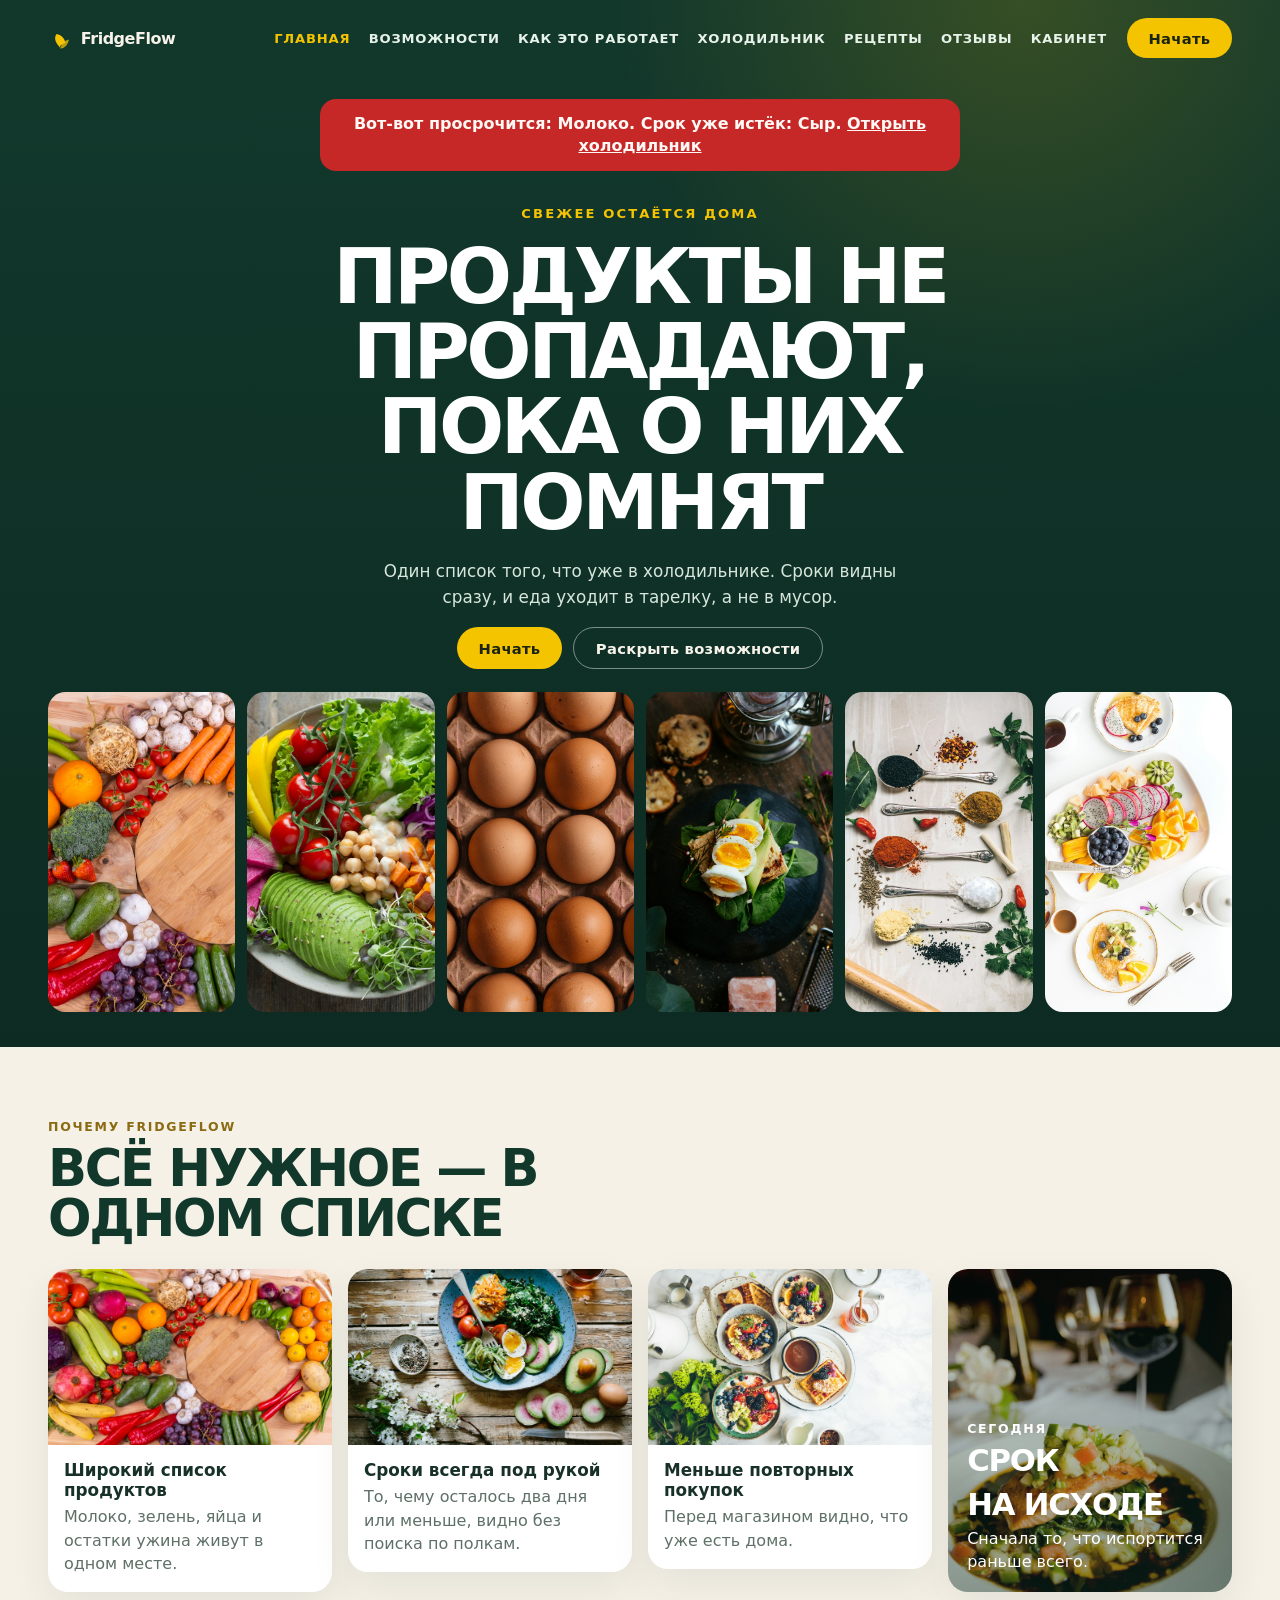
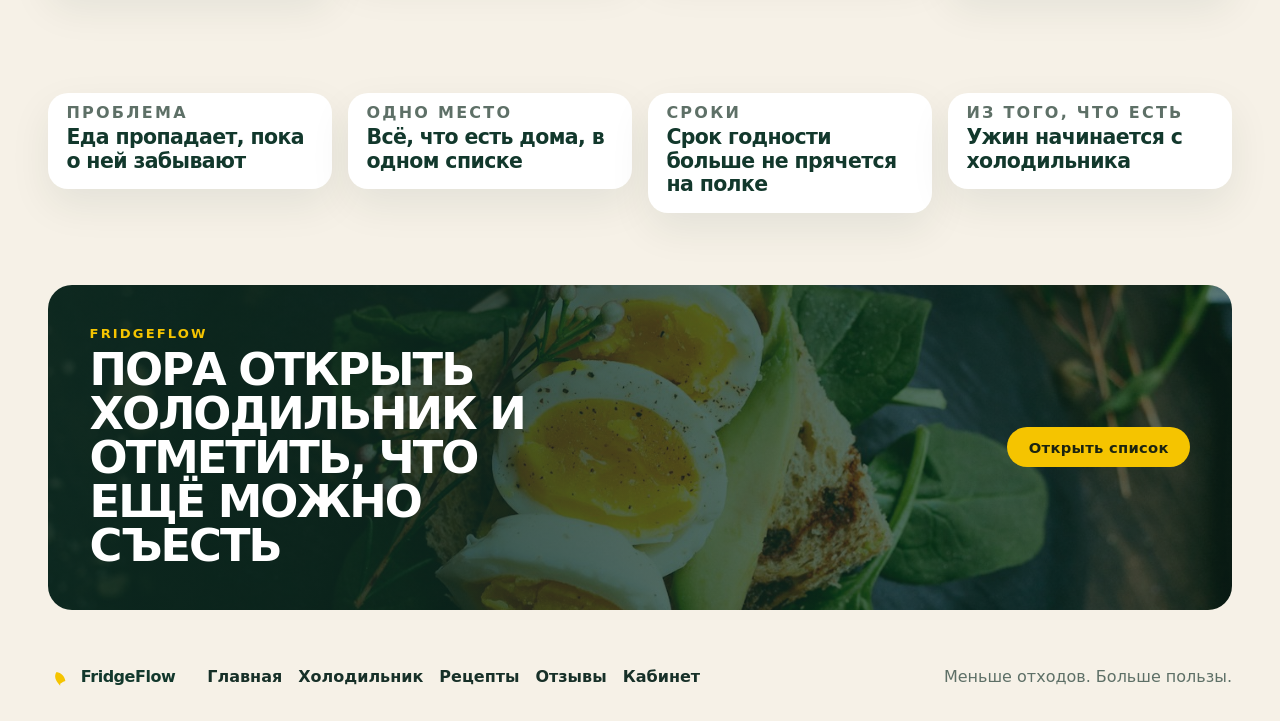
<file: index.html>
<!DOCTYPE html>
<html lang="ru">
  <head>
    <meta charset="UTF-8" />
    <meta name="viewport" content="width=device-width, initial-scale=1" />
    <title>FridgeFlow</title>
    <link rel="stylesheet" href="styles.css" />
  </head>
  <body>
    <header class="topbar">
      <a class="brand" href="index.html">
        <svg viewBox="0 0 24 24" aria-hidden="true">
          <path
            fill="currentColor"
            d="M11.8 21c-4.6-5.1-6.4-9.1-3.5-13.3C12.8 8.4 16.2 12 16.8 16.4c-.9.2-1.9.6-2.8 1.2-.6.5-1.4.9-2.2 1.4Z"
          />
          <path
            fill="currentColor"
            opacity="0.72"
            d="M12.1 20.7c1.3-3.9 4-6.7 8.2-7.7-.9 4.7-3.6 8.2-8.2 9v-1.3Z"
          />
        </svg>
        <span>FridgeFlow</span>
      </a>
      <nav class="top-nav" aria-label="Разделы">
        <a href="index.html" aria-current="page">Главная</a>
        <a href="#why">Возможности</a>
        <a href="#chapters">Как это работает</a>
        <a href="dashboard.html">Холодильник</a>
        <a href="recipes.html">Рецепты</a>
        <a href="reviews.html">Отзывы</a>
        <a href="cabinet.html">Кабинет</a>
      </nav>
      <a class="pill" href="dashboard.html">Начать</a>
    </header>

    <main class="hero">
      <div id="expiry-notice" class="expiry-notice" hidden></div>
      <div class="hero-content">
        <p class="logo reveal">Свежее остаётся дома</p>
        <h1 class="reveal">Продукты не пропадают, пока о них помнят</h1>
        <p class="lead reveal">
          Один список того, что уже в холодильнике. Сроки видны сразу, и еда
          уходит в тарелку, а не в мусор.
        </p>
        <div class="hero-actions reveal">
          <a class="cta" href="dashboard.html">Начать</a>
          <button class="cta cta-secondary" id="open-chapters" type="button" aria-expanded="false">
            Раскрыть возможности
          </button>
        </div>
      </div>
      <div class="mosaic" aria-hidden="true">
        <img src="images/vegetables.jpg" alt="" />
        <img src="images/greens.jpg" alt="" />
        <img src="images/eggs.jpg" alt="" />
        <img src="images/meal.jpg" alt="" />
        <img src="images/board.jpg" alt="" />
        <img src="images/roast.jpg" alt="" />
      </div>
    </main>

    <section class="why" id="why">
      <p class="kicker">Почему FridgeFlow</p>
      <h2>Всё нужное — в одном списке</h2>
      <div class="why-grid">
        <article class="why-card">
          <img src="images/vegetables.jpg" alt="Овощи и фрукты на столе" />
          <h3>Широкий список продуктов</h3>
          <p>Молоко, зелень, яйца и остатки ужина живут в одном месте.</p>
        </article>
        <article class="why-card">
          <img src="images/prep.jpg" alt="Подготовка продуктов на кухне" />
          <h3>Сроки всегда под рукой</h3>
          <p>То, чему осталось два дня или меньше, видно без поиска по полкам.</p>
        </article>
        <article class="why-card">
          <img src="images/pantry.jpg" alt="Запас продуктов на полке" />
          <h3>Меньше повторных покупок</h3>
          <p>Перед магазином видно, что уже есть дома.</p>
        </article>
        <article class="why-card why-card-accent">
          <p class="sale-kicker">Сегодня</p>
          <p class="sale-title">Срок<br />на исходе</p>
          <p>Сначала то, что испортится раньше всего.</p>
        </article>
      </div>
    </section>

    <div class="chapters" id="chapters">
      <section class="chapter" tabindex="0" aria-labelledby="problem-title">
        <p class="kicker">Проблема</p>
        <h2 id="problem-title">Еда пропадает, пока о ней забывают</h2>
        <div class="chapter-extra">
          <div class="chapter-extra-inner">
            <figure class="chapter-photo">
              <img
                src="images/vegetables.jpg"
                alt="Овощи и фрукты, разложенные на деревянной доске"
              />
            </figure>
            <p>
              Продукты покупают с запасом, а потом теряют из виду. Без срока
              годности под рукой зелень, молоко и вчерашний ужин оказываются
              в мусоре.
            </p>
          </div>
        </div>
      </section>

      <section class="chapter" tabindex="0" aria-labelledby="place-title">
        <p class="kicker">Одно место</p>
        <h2 id="place-title">Всё, что есть дома, в одном списке</h2>
        <div class="chapter-extra">
          <div class="chapter-extra-inner">
            <figure class="chapter-photo">
              <img
                src="images/greens.jpg"
                alt="Овощи, авокадо и нут в миске на деревянном столе"
              />
            </figure>
            <p>
              FridgeFlow собирает продукты в одном месте. Видно, что уже есть
              и сколько осталось, поэтому одно и то же не покупается снова.
            </p>
            <p class="pantry">Молоко, яйца, шпинат, йогурт</p>
          </div>
        </div>
      </section>

      <section class="chapter" tabindex="0" aria-labelledby="expiry-title">
        <p class="kicker">Сроки</p>
        <h2 id="expiry-title">Срок годности больше не прячется на полке</h2>
        <div class="chapter-extra">
          <div class="chapter-extra-inner">
            <figure class="chapter-photo">
              <img src="images/eggs.jpg" alt="Яйца в картонном лотке крупным планом" />
            </figure>
            <p>
              То, что испортится раньше, видно сразу. Сначала зелень и
              молочное, потом всё, у чего ещё есть время.
            </p>
            <ul class="notes">
              <li><span>Зелень</span><span class="soon">два дня</span></li>
              <li><span>Йогурт</span><span>до пятницы</span></li>
              <li><span>Молоко</span><span>на неделе</span></li>
            </ul>
          </div>
        </div>
      </section>

      <section class="chapter" tabindex="0" aria-labelledby="cook-title">
        <p class="kicker">Из того, что есть</p>
        <h2 id="cook-title">Ужин начинается с холодильника</h2>
        <div class="chapter-extra">
          <div class="chapter-extra-inner">
            <figure class="chapter-photo">
              <img
                src="images/meal.jpg"
                alt="Тост со шпинатом, яйцом и авокадо"
              />
            </figure>
            <p>
              Рецепт собирается из продуктов, которые уже дома. Они уходят
              в тарелку, пока срок годности ещё не вышел.
            </p>
            <p class="example">Омлет, шпинат и то, что осталось со вчера</p>
          </div>
        </div>
      </section>
    </div>

    <section class="ready">
      <div>
        <p class="logo">FridgeFlow</p>
        <h2>Пора открыть холодильник и отметить, что ещё можно съесть</h2>
      </div>
      <a class="cta" href="dashboard.html">Открыть список</a>
    </section>

    <footer class="site-foot">
      <a class="brand" href="index.html">
        <svg viewBox="0 0 24 24" aria-hidden="true">
          <path
            fill="currentColor"
            d="M11.8 21c-4.6-5.1-6.4-9.1-3.5-13.3C12.8 8.4 16.2 12 16.8 16.4c-.9.2-1.9.6-2.8 1.2-.6.5-1.4.9-2.2 1.4Z"
          />
        </svg>
        <span>FridgeFlow</span>
      </a>
      <nav aria-label="Подвал">
        <a href="index.html">Главная</a>
        <a href="dashboard.html">Холодильник</a>
        <a href="recipes.html">Рецепты</a>
        <a href="reviews.html">Отзывы</a>
        <a href="cabinet.html">Кабинет</a>
      </nav>
      <p>Меньше отходов. Больше пользы.</p>
    </footer>

    <script src="core.js"></script>
    <script src="script.js"></script>
  </body>
</html>
</file>
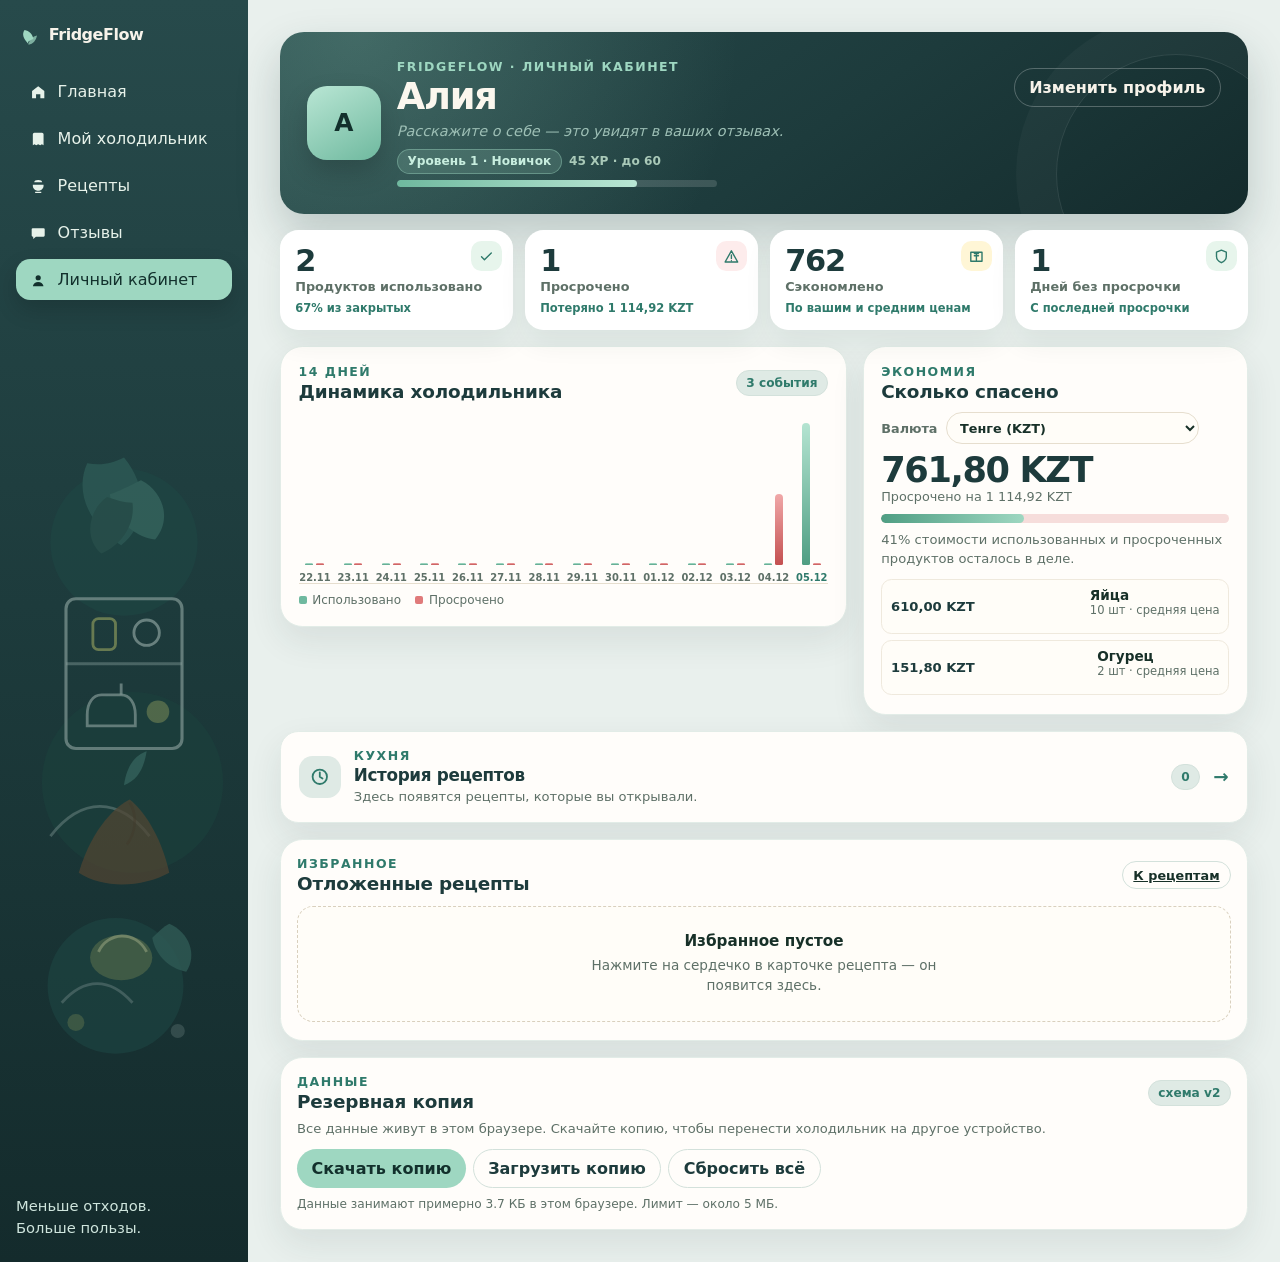
<file: cabinet.html>
<!DOCTYPE html>
<html lang="ru">
  <head>
    <meta charset="UTF-8" />
    <meta name="viewport" content="width=device-width, initial-scale=1" />
    <title>Личный кабинет — FridgeFlow</title>
    <link rel="stylesheet" href="styles.css" />
    <link rel="stylesheet" href="dashboard.css" />
    <link rel="stylesheet" href="pages.css" />
  </head>
  <body class="page-cabinet">
    <div class="app">
      <aside class="sidebar">
        <a class="brand" href="index.html">
          <svg viewBox="0 0 24 24" aria-hidden="true">
            <path
              fill="currentColor"
              d="M11.8 21c-4.6-5.1-6.4-9.1-3.5-13.3C12.8 8.4 16.2 12 16.8 16.4c-.9.2-1.9.6-2.8 1.2-.6.5-1.4.9-2.2 1.4Z"
            />
            <path
              fill="currentColor"
              opacity="0.72"
              d="M12.1 20.7c1.3-3.9 4-6.7 8.2-7.7-.9 4.7-3.6 8.2-8.2 9v-1.3Z"
            />
          </svg>
          <span>FridgeFlow</span>
        </a>
        <nav class="side-nav" aria-label="Разделы">
          <a href="index.html">
            <svg viewBox="0 0 24 24" aria-hidden="true">
              <path fill="currentColor" d="M12 4.2 4 10.4V20h5.2v-5.2h5.6V20H20v-9.6L12 4.2Z" />
            </svg>
            Главная
          </a>
          <a href="dashboard.html">
            <svg viewBox="0 0 24 24" aria-hidden="true">
              <path
                fill="currentColor"
                d="M7 3.5h10a2 2 0 0 1 2 2V20l-2.2-1.4L14.6 20l-2.6-1.4L9.4 20l-2.2-1.4L5 20V5.5a2 2 0 0 1 2-2Zm1.2 5h7.6v1.6H8.2V8.5Zm0 3.4h7.6v1.6H8.2v-1.6Z"
              />
            </svg>
            Мой холодильник
          </a>
          <a href="recipes.html">
            <svg viewBox="0 0 24 24" aria-hidden="true">
              <path
                fill="currentColor"
                d="M5 10.2h14v1.1c0 3.6-3.1 6.5-7 6.5s-7-2.9-7-6.5v-1.1Zm1.8-3.4h10.4c-.3-1.7-1.8-2.8-5.2-2.8s-4.9 1.1-5.2 2.8ZM8 19.4h8v1.4H8v-1.4Z"
              />
            </svg>
            Рецепты
          </a>
          <a href="reviews.html">
            <svg viewBox="0 0 24 24" aria-hidden="true">
              <path fill="currentColor" d="M5 5.5h14a1.5 1.5 0 0 1 1.5 1.5v8a1.5 1.5 0 0 1-1.5 1.5H9l-3.5 3v-3H5A1.5 1.5 0 0 1 3.5 15V7A1.5 1.5 0 0 1 5 5.5Z" />
            </svg>
            Отзывы
          </a>
          <a href="cabinet.html" aria-current="page">
            <svg viewBox="0 0 24 24" aria-hidden="true">
              <path
                fill="currentColor"
                d="M12 12.2a3.4 3.4 0 1 0 0-6.8 3.4 3.4 0 0 0 0 6.8ZM5.2 19.2c.7-3 3.4-4.8 6.8-4.8s6.1 1.8 6.8 4.8v.8H5.2v-.8Z"
              />
            </svg>
            Личный кабинет
          </a>
        </nav>
        <p class="sidebar-note">Меньше отходов.<br />Больше пользы.</p>
      </aside>

      <main class="dashboard page-shell">
        <header class="profile-hero">
          <span class="avatar-xl" id="account-initials" aria-hidden="true">А</span>
          <div class="profile-id">
            <p class="eyebrow">FridgeFlow · личный кабинет</p>
            <h1 id="account-name">Алия</h1>
            <p class="profile-about" id="account-about">Расскажите о себе — это увидят в ваших отзывах.</p>
            <div class="profile-level">
              <span class="level-chip" id="level-chip">Уровень 1 · Новичок</span>
              <span class="level-xp" id="level-xp">0 XP</span>
            </div>
            <div class="xp-track" aria-hidden="true"><span class="xp-fill" id="xp-fill"></span></div>
          </div>
          <button class="action action-quiet profile-edit" id="account-open" type="button">Изменить профиль</button>
        </header>

        <div class="drawer" id="account-drawer" hidden>
          <div class="drawer-inner">
            <form id="account-form" class="drawer-form" novalidate>
              <label class="field">
                Имя
                <input name="name" type="text" maxlength="40" autocomplete="name" />
              </label>
              <label class="field">
                О себе
                <textarea name="about" maxlength="180" placeholder="Коротко: что готовите, за чем следите"></textarea>
              </label>
              <p class="form-meta">
                <span>До 15 слов. Видно в отзывах.</span>
                <strong id="about-count">0 / 180</strong>
              </p>
              <div class="drawer-foot">
                <button class="action" type="submit">Сохранить</button>
                <button class="action action-quiet" id="account-cancel" type="button">Отмена</button>
              </div>
            </form>
          </div>
        </div>

        <div class="stat-tiles">
          <article class="stat-tile">
            <span class="stat-icon tone-green" aria-hidden="true">
              <svg viewBox="0 0 24 24"><path fill="none" stroke="currentColor" stroke-width="2" stroke-linecap="round" stroke-linejoin="round" d="m5 12.5 4.2 4.2L19 7" /></svg>
            </span>
            <strong id="stat-used">0</strong>
            <span>Продуктов использовано</span>
            <small id="stat-rate">0% из закрытых</small>
          </article>
          <article class="stat-tile">
            <span class="stat-icon tone-red" aria-hidden="true">
              <svg viewBox="0 0 24 24"><path fill="none" stroke="currentColor" stroke-width="2" stroke-linecap="round" stroke-linejoin="round" d="M12 4 3 20h18L12 4Zm0 6v5m0 3v.01" /></svg>
            </span>
            <strong id="stat-expired">0</strong>
            <span>Просрочено</span>
            <small id="stat-lost">Потерь нет</small>
          </article>
          <article class="stat-tile">
            <span class="stat-icon tone-sun" aria-hidden="true">
              <svg viewBox="0 0 24 24"><path fill="none" stroke="currentColor" stroke-width="2" stroke-linecap="round" stroke-linejoin="round" d="M9 8h6M9 11h6M12 8v9M4 6h16v13H4z" /></svg>
            </span>
            <strong id="stat-saved">0</strong>
            <span>Сэкономлено</span>
            <small>По вашим и средним ценам</small>
          </article>
          <article class="stat-tile">
            <span class="stat-icon tone-green" aria-hidden="true">
              <svg viewBox="0 0 24 24"><path fill="none" stroke="currentColor" stroke-width="2" stroke-linecap="round" stroke-linejoin="round" d="M12 3l7 3v6c0 4-3 7-7 9-4-2-7-5-7-9V6l7-3Z" /></svg>
            </span>
            <strong id="stat-clean">0</strong>
            <span>Дней без просрочки</span>
            <small id="stat-clean-note">С последней потери</small>
          </article>
        </div>

        <div class="cabinet-grid">
          <section class="panel" aria-labelledby="chart-title">
            <div class="panel-head">
              <div class="panel-title-group">
                <p class="eyebrow">14 дней</p>
                <h2 id="chart-title">Динамика холодильника</h2>
              </div>
              <span class="badge-soft" id="chart-total">0 событий</span>
            </div>
            <div class="chart" id="day-chart" role="img" aria-label="Использованные и просроченные продукты за 14 дней"></div>
            <div class="chart-legend">
              <span>Использовано</span>
              <span class="legend-expired">Просрочено</span>
            </div>
          </section>

          <section class="panel" aria-labelledby="savings-title">
            <div class="panel-head">
              <div class="panel-title-group">
                <p class="eyebrow">Экономия</p>
                <h2 id="savings-title">Сколько спасено</h2>
              </div>
              <div class="currency-row">
                <label for="currency">Валюта</label>
                <select class="select-soft" id="currency"></select>
              </div>
            </div>
            <p class="money-big" id="saved-amount">0</p>
            <p class="money-sub" id="saved-lost">Просрочено: —</p>
            <div class="meter-track" id="scale-track" role="progressbar" aria-valuemin="0" aria-valuenow="0" aria-valuemax="0">
              <span class="meter-fill" id="scale-fill"></span>
            </div>
            <p class="panel-note" id="scale-note">Отметьте продукты как использованные, чтобы увидеть сумму.</p>
            <ul class="saved-list" id="saved-list"></ul>
          </section>
        </div>

        <section class="history-card" id="history-card" tabindex="0" aria-labelledby="history-title">
          <div class="history-card-head">
            <span class="history-card-icon" aria-hidden="true">
              <svg viewBox="0 0 24 24">
                <path fill="none" stroke="currentColor" stroke-width="2" stroke-linecap="round" stroke-linejoin="round" d="M12 7v5l3 2M4 12a8 8 0 1 0 16 0 8 8 0 0 0-16 0Z" />
              </svg>
            </span>
            <div class="history-card-copy">
              <p class="eyebrow">Кухня</p>
              <h2 id="history-title">История рецептов</h2>
              <p class="history-card-summary" id="history-summary">Здесь появятся рецепты, которые вы открывали.</p>
            </div>
            <span class="badge-soft" id="history-count">0</span>
            <span class="history-card-arrow" aria-hidden="true">→</span>
          </div>
          <div class="history-card-extra">
            <div class="history-card-extra-inner">
              <ul class="history-preview" id="history-preview"></ul>
              <a class="action" id="history-open" href="history.html">Показать историю рецептов</a>
            </div>
          </div>
        </section>

        <section class="panel" aria-labelledby="fav-title">
          <div class="panel-head">
            <div class="panel-title-group">
              <p class="eyebrow">Избранное</p>
              <h2 id="fav-title">Отложенные рецепты</h2>
            </div>
            <a class="chip-btn" href="recipes.html">К рецептам</a>
          </div>
          <div class="history-list" id="cabinet-favorites"></div>
        </section>

        <section class="panel" aria-labelledby="backup-title">
          <div class="panel-head">
            <div class="panel-title-group">
              <p class="eyebrow">Данные</p>
              <h2 id="backup-title">Резервная копия</h2>
            </div>
            <span class="badge-soft" id="schema-badge">схема v1</span>
          </div>
          <p class="panel-note">
            Все данные живут в этом браузере. Скачайте копию, чтобы перенести холодильник на другое устройство.
          </p>
          <div class="backup-actions">
            <button class="action" id="backup-export" type="button">Скачать копию</button>
            <label class="action action-quiet file-btn">
              Загрузить копию
              <input type="file" id="backup-import" accept="application/json,.json" />
            </label>
            <button class="action action-quiet backup-reset" id="backup-reset" type="button">Сбросить всё</button>
          </div>
          <p class="usage-note" id="backup-usage"></p>
        </section>
      </main>
    </div>
    <script src="core.js"></script>
    <script src="prices.js"></script>
    <script src="ui.js"></script>
    <script src="mealdb.js"></script>
    <script src="translate.js"></script>
    <script src="cabinet.js"></script>
  </body>
</html>
</file>
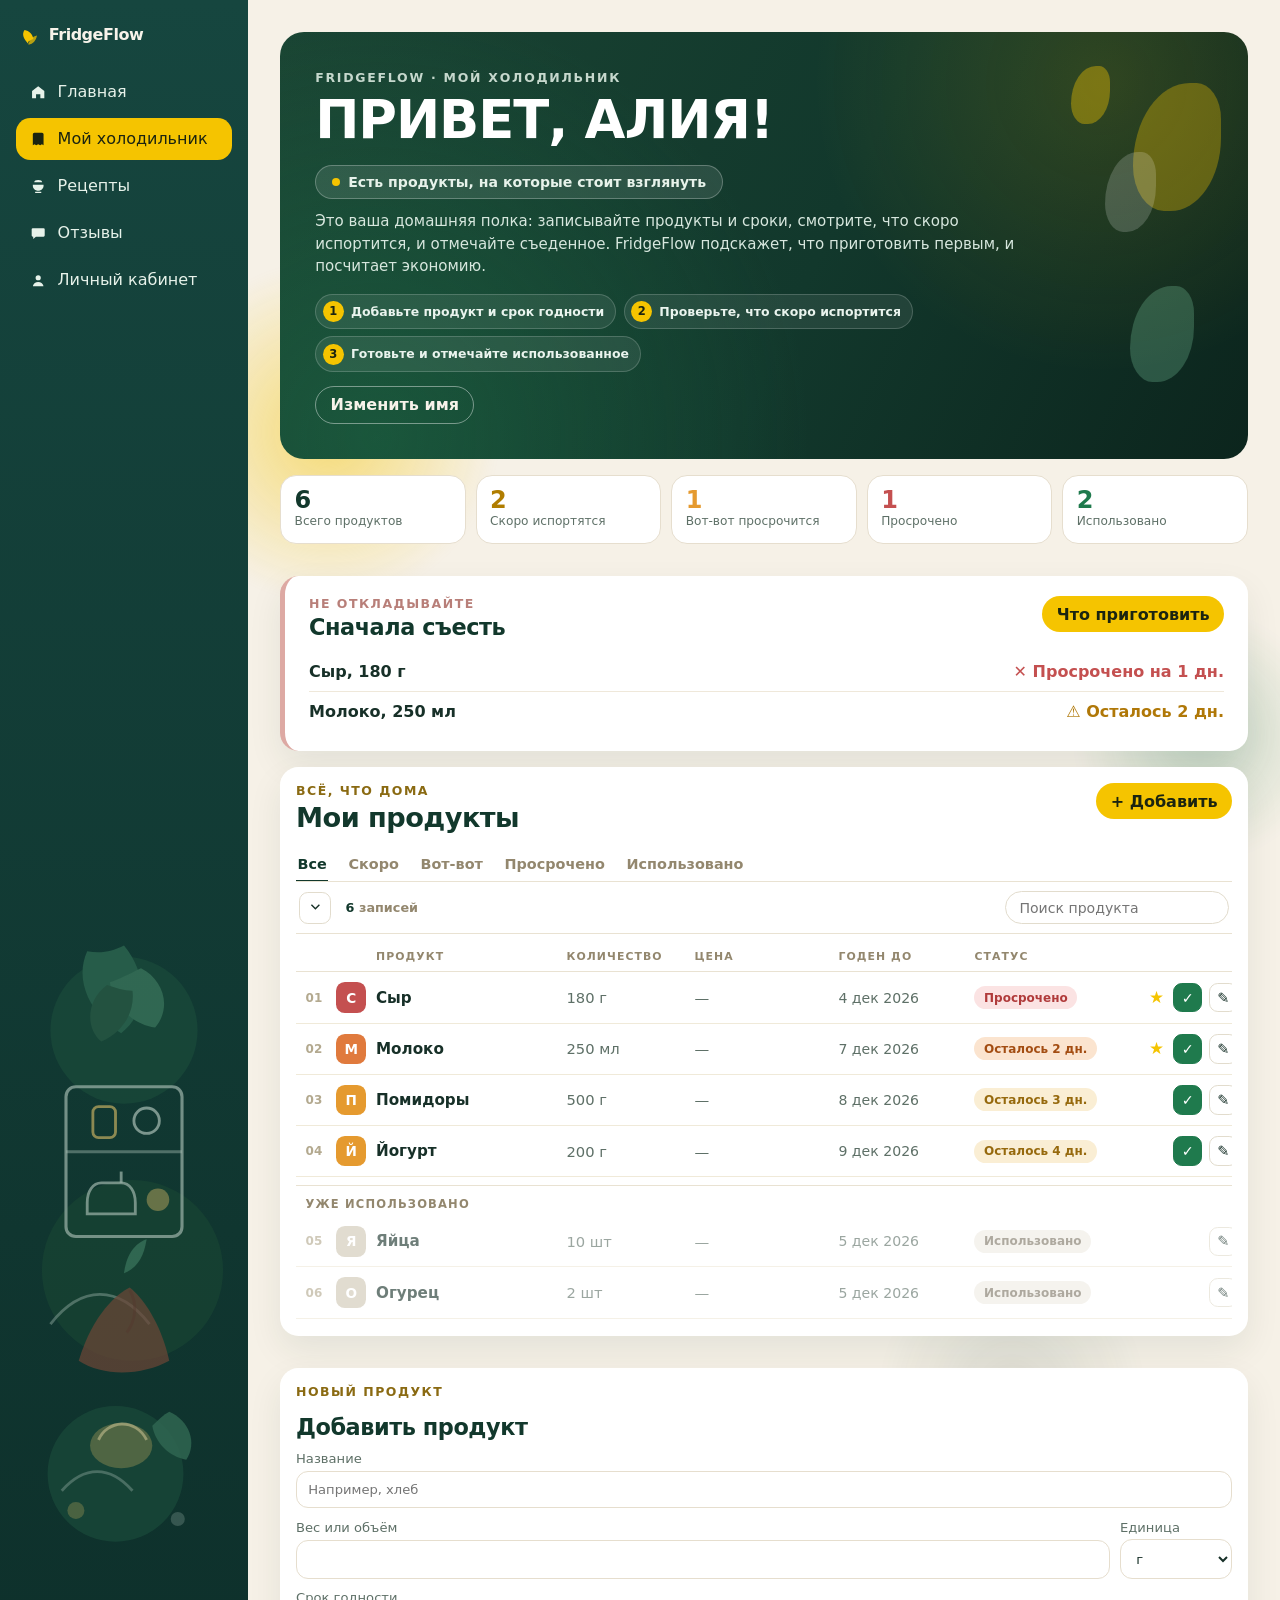
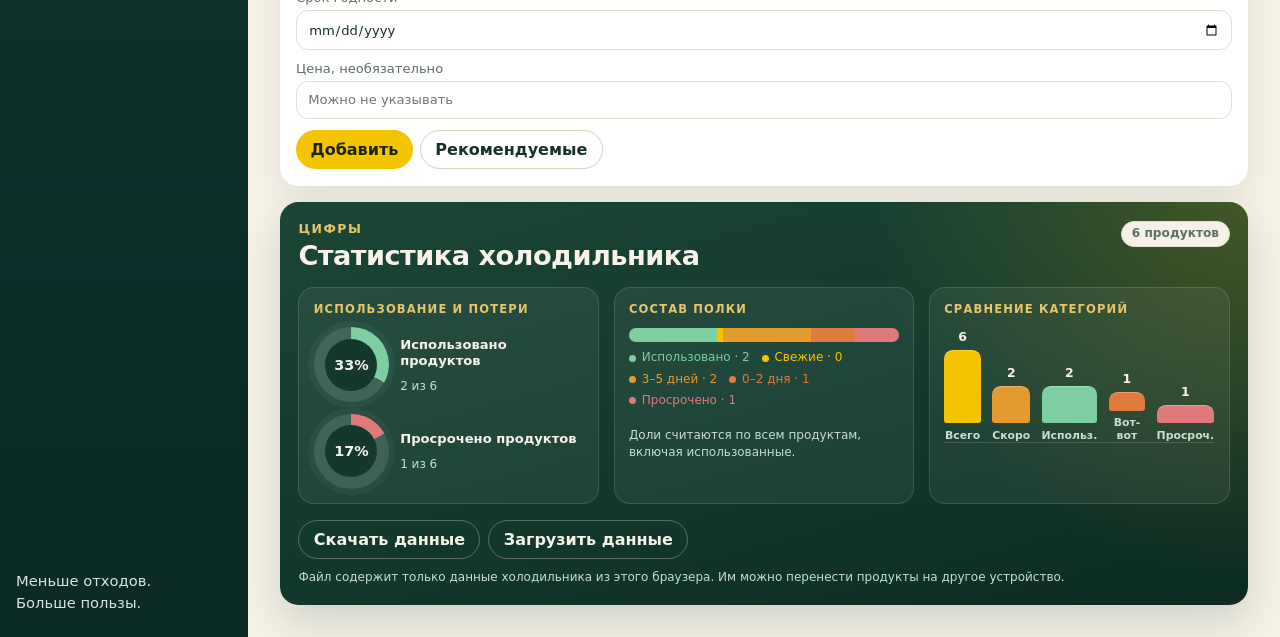
<file: dashboard.html>
<!DOCTYPE html>
<html lang="ru">
  <head>
    <meta charset="UTF-8" />
    <meta name="viewport" content="width=device-width, initial-scale=1" />
    <title>Мой холодильник — FridgeFlow</title>
    <link rel="stylesheet" href="styles.css" />
    <link rel="stylesheet" href="dashboard.css" />
    <link rel="stylesheet" href="pages.css" />
  </head>
  <body class="page-fridge">
    <div class="app">
      <aside class="sidebar">
        <a class="brand" href="index.html">
          <svg viewBox="0 0 24 24" aria-hidden="true">
            <path
              fill="currentColor"
              d="M11.8 21c-4.6-5.1-6.4-9.1-3.5-13.3C12.8 8.4 16.2 12 16.8 16.4c-.9.2-1.9.6-2.8 1.2-.6.5-1.4.9-2.2 1.4Z"
            />
            <path
              fill="currentColor"
              opacity="0.72"
              d="M12.1 20.7c1.3-3.9 4-6.7 8.2-7.7-.9 4.7-3.6 8.2-8.2 9v-1.3Z"
            />
          </svg>
          <span>FridgeFlow</span>
        </a>

        <nav class="side-nav" aria-label="Разделы">
          <a href="index.html">
            <svg viewBox="0 0 24 24" aria-hidden="true">
              <path
                fill="currentColor"
                d="M12 4.2 4 10.4V20h5.2v-5.2h5.6V20H20v-9.6L12 4.2Z"
              />
            </svg>
            Главная
          </a>
          <a href="dashboard.html" aria-current="page">
            <svg viewBox="0 0 24 24" aria-hidden="true">
              <path
                fill="currentColor"
                d="M7 3.5h10a2 2 0 0 1 2 2V20l-2.2-1.4L14.6 20l-2.6-1.4L9.4 20l-2.2-1.4L5 20V5.5a2 2 0 0 1 2-2Zm1.2 5h7.6v1.6H8.2V8.5Zm0 3.4h7.6v1.6H8.2v-1.6Z"
              />
            </svg>
            Мой холодильник
          </a>
          <a href="recipes.html">
            <svg viewBox="0 0 24 24" aria-hidden="true">
              <path
                fill="currentColor"
                d="M5 10.2h14v1.1c0 3.6-3.1 6.5-7 6.5s-7-2.9-7-6.5v-1.1Zm1.8-3.4h10.4c-.3-1.7-1.8-2.8-5.2-2.8s-4.9 1.1-5.2 2.8ZM8 19.4h8v1.4H8v-1.4Z"
              />
            </svg>
            Рецепты
          </a>
          <a href="reviews.html">
            <svg viewBox="0 0 24 24" aria-hidden="true">
              <path fill="currentColor" d="M5 5.5h14a1.5 1.5 0 0 1 1.5 1.5v8a1.5 1.5 0 0 1-1.5 1.5H9l-3.5 3v-3H5A1.5 1.5 0 0 1 3.5 15V7A1.5 1.5 0 0 1 5 5.5Z" />
            </svg>
            Отзывы
          </a>
          <a href="cabinet.html">
            <svg viewBox="0 0 24 24" aria-hidden="true">
              <path
                fill="currentColor"
                d="M12 12.2a3.4 3.4 0 1 0 0-6.8 3.4 3.4 0 0 0 0 6.8ZM5.2 19.2c.7-3 3.4-4.8 6.8-4.8s6.1 1.8 6.8 4.8v.8H5.2v-.8Z"
              />
            </svg>
            Личный кабинет
          </a>
        </nav>

        <p class="sidebar-note">Меньше отходов.<br />Больше пользы.</p>
      </aside>

      <main class="dashboard">
        <div class="fridge-sky" aria-hidden="true">
          <span class="drift drift-1"></span>
          <span class="drift drift-2"></span>
          <span class="drift drift-3"></span>
          <span class="drift drift-4"></span>
          <span class="drift drift-5"></span>
        </div>
        <header class="greeting">
          <div class="greeting-sky" aria-hidden="true">
            <span></span>
            <span></span>
            <span></span>
            <span></span>
          </div>
          <p class="eyebrow">FridgeFlow · Мой холодильник</p>
          <h1>Привет, <span id="user-name">Алия</span>!</h1>
          <p class="status-pill" id="fridge-status">Твой холодильник в порядке</p>
          <p class="fridge-intro">
            Это ваша домашняя полка: записывайте продукты и сроки, смотрите, что скоро испортится,
            и отмечайте съеденное. FridgeFlow подскажет, что приготовить первым, и посчитает экономию.
          </p>
          <ol class="fridge-steps" aria-label="Как пользоваться вкладкой">
            <li><span>1</span> Добавьте продукт и срок годности</li>
            <li><span>2</span> Проверьте, что скоро испортится</li>
            <li><span>3</span> Готовьте и отмечайте использованное</li>
          </ol>
          <form id="name-form" class="name-form" hidden>
            <label>
              Имя
              <input name="userName" type="text" required maxlength="40" />
            </label>
            <div class="form-actions">
              <button class="action" type="submit">Сохранить</button>
              <button class="action action-light" id="cancel-name" type="button">Отмена</button>
            </div>
          </form>
          <button class="action action-light" id="rename" type="button">Изменить имя</button>
        </header>

        <section class="fridge-strip" aria-label="Сводка по продуктам">
          <article class="strip-stat" tabindex="0">
            <strong id="count-total">0</strong>
            <span>Всего продуктов</span>
            <div class="strip-extra"><p>Всё, что сейчас записано в холодильнике: свежее, скорое, просроченное и использованное.</p></div>
          </article>
          <article class="strip-stat tone-soon" tabindex="0">
            <strong id="count-soon">0</strong>
            <span>Скоро испортятся</span>
            <div class="strip-extra"><p>Срок истекает через 3–5 дней. Ещё есть время спокойно спланировать блюда.</p></div>
          </article>
          <article class="strip-stat tone-almost" tabindex="0">
            <strong id="count-almost">0</strong>
            <span>Вот-вот просрочится</span>
            <div class="strip-extra"><p>Осталось 0–2 дня. Эти продукты стоит приготовить первыми.</p></div>
          </article>
          <article class="strip-stat tone-bad" tabindex="0">
            <strong id="count-expired">0</strong>
            <span>Просрочено</span>
            <div class="strip-extra"><p>Срок уже прошёл. Проверьте продукт и спишите его, чтобы он не попал в блюдо.</p></div>
          </article>
          <article class="strip-stat tone-good" tabindex="0">
            <strong id="count-used">0</strong>
            <span>Использовано</span>
            <div class="strip-extra"><p>Эти продукты вы отметили как использованные. Они дают статистику экономии.</p></div>
          </article>
        </section>

        <section class="eat-first" id="eat-first" aria-labelledby="eat-first-title" hidden>
          <div class="eat-first-head">
            <div class="eat-first-intro">
              <p class="eyebrow">Не откладывайте</p>
              <h2 id="eat-first-title">Сначала съесть</h2>
            </div>
            <a class="action eat-first-cta" href="recipes.html">Что приготовить</a>
          </div>
          <ul class="eat-first-list" id="eat-first-list"></ul>
        </section>

        <div class="workspace">
          <section class="panel products-panel" aria-labelledby="products-title">
            <div class="panel-head">
              <div class="panel-title">
                <p class="eyebrow">Всё, что дома</p>
                <h2 id="products-title">Мои продукты</h2>
              </div>
              <button class="action" id="add-product" type="button">+ Добавить</button>
            </div>

            <div class="list-tabs" aria-label="Фильтр продуктов">
              <button class="list-tab is-active" type="button" data-filter="all">Все</button>
              <button class="list-tab" type="button" data-filter="soon">Скоро</button>
              <button class="list-tab" type="button" data-filter="almost">Вот-вот</button>
              <button class="list-tab" type="button" data-filter="expired">Просрочено</button>
              <button class="list-tab" type="button" data-filter="used">Использовано</button>
            </div>

            <div class="list-toolbar">
              <button class="icon-btn" id="toggle-list" type="button" aria-expanded="true" aria-controls="product-list" aria-label="Свернуть список" title="Свернуть список">
                <svg viewBox="0 0 24 24" aria-hidden="true">
                  <path fill="currentColor" d="M12 15.4 5.6 9 7 7.6l5 5 5-5L18.4 9 12 15.4Z" />
                </svg>
              </button>
              <p class="records-count"><strong id="records-count">0</strong> записей</p>
              <div class="search-field">
                <input id="product-search" type="search" placeholder="Поиск продукта" aria-label="Поиск продукта" />
              </div>
            </div>

            <div id="product-list" class="product-list is-open">
              <div id="product-list-inner" class="product-list-inner">
                <div class="product-table-scroll" role="region" aria-label="Таблица продуктов" tabindex="0">
                  <div class="table-head" aria-hidden="true">
                    <span>Продукт</span>
                    <span>Количество</span>
                    <span>Цена</span>
                    <span>Годен до</span>
                    <span>Статус</span>
                    <span class="col-actions">Действия</span>
                  </div>
                  <div id="product-rows" class="product-rows"></div>
                </div>
              </div>
            </div>

            <select id="product-filter" hidden>
              <option value="all">Все</option>
              <option value="soon">Скоро испортятся</option>
              <option value="almost">Вот-вот просрочится</option>
              <option value="expired">Просрочено</option>
              <option value="used">Использовано</option>
            </select>
          </section>

          <section class="panel" aria-labelledby="form-title">
            <p class="eyebrow">Новый продукт</p>
            <form id="product-form" class="product-form">
              <h2 id="form-title">Добавить продукт</h2>
              <label>
                Название
                <input name="name" type="text" required maxlength="60" placeholder="Например, хлеб" />
              </label>
              <div class="amount-row">
                <label>
                  Вес или объём
                  <input name="amount" type="number" min="0.1" step="0.1" required />
                </label>
                <label>
                  Единица
                  <select name="unit">
                    <option value="g">г</option>
                    <option value="kg">кг</option>
                    <option value="ml">мл</option>
                    <option value="l">л</option>
                    <option value="pcs">шт</option>
                  </select>
                </label>
              </div>
              <label>
                Срок годности
                <input name="expiry" type="date" required />
              </label>
              <label>
                Цена, необязательно
                <input name="price" type="number" min="0" step="0.01" placeholder="Можно не указывать" />
              </label>
              <div class="form-actions">
                <button class="action" type="submit">Добавить</button>
                <div class="recommend" id="recommend">
                  <button class="action action-quiet" id="recommend-toggle" type="button" aria-expanded="false" aria-controls="recommend-panel">
                    Рекомендуемые
                  </button>
                  <div class="recommend-panel" id="recommend-panel">
                    <div class="recommend-panel-inner">
                      <ul class="recommend-list" id="recommend-list"></ul>
                      <button class="action action-quiet" id="recommend-save" type="button">В список</button>
                    </div>
                  </div>
                </div>
                <button class="action action-quiet" id="cancel-edit" type="button" hidden>
                  Отмена
                </button>
              </div>
            </form>
          </section>
        </div>

        <section class="panel stats-panel" aria-labelledby="stats-title">
          <div class="panel-head">
            <div class="panel-title">
              <p class="eyebrow">Цифры</p>
              <h2 id="stats-title">Статистика холодильника</h2>
            </div>
            <span class="badge-soft" id="stats-badge">0 продуктов</span>
          </div>

          <div class="stats-grid">
            <article class="stats-block">
              <p class="stats-block-title">Использование и потери</p>
              <div class="usage-grid">
                <div class="usage">
                  <div class="donut" id="usage-donut" style="--share: 0">
                    <strong id="usage-percent">0%</strong>
                  </div>
                  <div>
                    <p class="usage-label">Использовано продуктов</p>
                    <p class="usage-note" id="usage-note">0% от всех</p>
                  </div>
                </div>
                <div class="usage">
                  <div class="donut donut-expired" id="expired-donut" style="--share: 0">
                    <strong id="expired-percent">0%</strong>
                  </div>
                  <div>
                    <p class="usage-label">Просрочено продуктов</p>
                    <p class="usage-note" id="expired-note">0% от всех</p>
                  </div>
                </div>
              </div>
            </article>

            <article class="stats-block">
              <p class="stats-block-title">Состав полки</p>
              <div class="stat-mix" id="usage-mix" aria-hidden="true"></div>
              <div class="stat-mix-legend" id="usage-mix-legend"></div>
              <p class="data-note">Доли считаются по всем продуктам, включая использованные.</p>
            </article>

            <article class="stats-block">
              <p class="stats-block-title">Сравнение категорий</p>
              <div class="bars" id="usage-bars" aria-hidden="true"></div>
            </article>
          </div>

          <div class="data-actions">
            <button class="action action-quiet" id="export-data" type="button">Скачать данные</button>
            <button class="action action-quiet" id="import-data" type="button">Загрузить данные</button>
            <input type="file" id="import-file" accept="application/json,.json" hidden />
          </div>
          <p class="data-error" id="data-error" hidden></p>
          <p class="data-note">Файл содержит только данные холодильника из этого браузера. Им можно перенести продукты на другое устройство.</p>
        </section>
      </main>
    </div>

    <script src="script.js"></script>
    <script src="core.js"></script>
    <script src="prices.js"></script>
    <script src="ui.js"></script>
    <script src="dashboard.js"></script>
  </body>
</html>
</file>
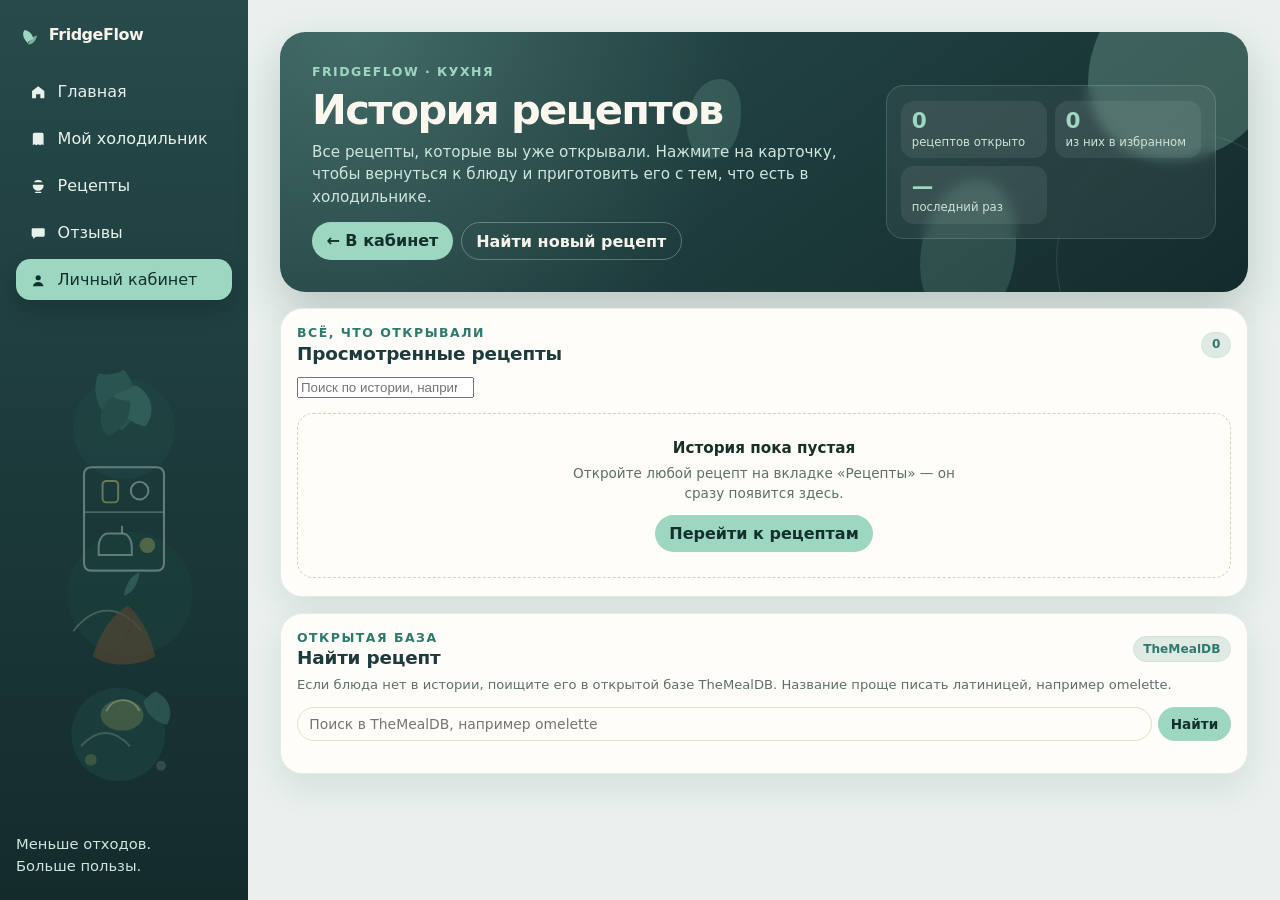
<file: history.html>
<!DOCTYPE html>
<html lang="ru">
  <head>
    <meta charset="UTF-8" />
    <meta name="viewport" content="width=device-width, initial-scale=1" />
    <title>История рецептов — FridgeFlow</title>
    <link rel="stylesheet" href="styles.css" />
    <link rel="stylesheet" href="dashboard.css" />
    <link rel="stylesheet" href="pages.css" />
  </head>
  <body class="page-cabinet page-history">
    <div class="app">
      <aside class="sidebar">
        <a class="brand" href="index.html">
          <svg viewBox="0 0 24 24" aria-hidden="true">
            <path
              fill="currentColor"
              d="M11.8 21c-4.6-5.1-6.4-9.1-3.5-13.3C12.8 8.4 16.2 12 16.8 16.4c-.9.2-1.9.6-2.8 1.2-.6.5-1.4.9-2.2 1.4Z"
            />
            <path
              fill="currentColor"
              opacity="0.72"
              d="M12.1 20.7c1.3-3.9 4-6.7 8.2-7.7-.9 4.7-3.6 8.2-8.2 9v-1.3Z"
            />
          </svg>
          <span>FridgeFlow</span>
        </a>
        <nav class="side-nav" aria-label="Разделы">
          <a href="index.html">
            <svg viewBox="0 0 24 24" aria-hidden="true">
              <path fill="currentColor" d="M12 4.2 4 10.4V20h5.2v-5.2h5.6V20H20v-9.6L12 4.2Z" />
            </svg>
            Главная
          </a>
          <a href="dashboard.html">
            <svg viewBox="0 0 24 24" aria-hidden="true">
              <path
                fill="currentColor"
                d="M7 3.5h10a2 2 0 0 1 2 2V20l-2.2-1.4L14.6 20l-2.6-1.4L9.4 20l-2.2-1.4L5 20V5.5a2 2 0 0 1 2-2Zm1.2 5h7.6v1.6H8.2V8.5Zm0 3.4h7.6v1.6H8.2v-1.6Z"
              />
            </svg>
            Мой холодильник
          </a>
          <a href="recipes.html">
            <svg viewBox="0 0 24 24" aria-hidden="true">
              <path
                fill="currentColor"
                d="M5 10.2h14v1.1c0 3.6-3.1 6.5-7 6.5s-7-2.9-7-6.5v-1.1Zm1.8-3.4h10.4c-.3-1.7-1.8-2.8-5.2-2.8s-4.9 1.1-5.2 2.8ZM8 19.4h8v1.4H8v-1.4Z"
              />
            </svg>
            Рецепты
          </a>
          <a href="reviews.html">
            <svg viewBox="0 0 24 24" aria-hidden="true">
              <path fill="currentColor" d="M5 5.5h14a1.5 1.5 0 0 1 1.5 1.5v8a1.5 1.5 0 0 1-1.5 1.5H9l-3.5 3v-3H5A1.5 1.5 0 0 1 3.5 15V7A1.5 1.5 0 0 1 5 5.5Z" />
            </svg>
            Отзывы
          </a>
          <a href="cabinet.html" aria-current="page">
            <svg viewBox="0 0 24 24" aria-hidden="true">
              <path
                fill="currentColor"
                d="M12 12.2a3.4 3.4 0 1 0 0-6.8 3.4 3.4 0 0 0 0 6.8ZM5.2 19.2c.7-3 3.4-4.8 6.8-4.8s6.1 1.8 6.8 4.8v.8H5.2v-.8Z"
              />
            </svg>
            Личный кабинет
          </a>
        </nav>
        <p class="sidebar-note">Меньше отходов.<br />Больше пользы.</p>
      </aside>

      <main class="dashboard page-shell history-shell">
        <header class="page-hero">
          <div class="page-hero-art" aria-hidden="true"><span></span><span></span><span></span></div>
          <div class="page-hero-body">
            <p class="eyebrow">FridgeFlow · кухня</p>
            <h1>История рецептов</h1>
            <p class="hero-lead">
              Все рецепты, которые вы уже открывали. Нажмите на карточку, чтобы вернуться к блюду
              и приготовить его с тем, что есть в холодильнике.
            </p>
            <div class="hero-links">
              <a class="action" href="cabinet.html">← В кабинет</a>
              <a class="action action-ghost" href="recipes.html">Найти новый рецепт</a>
            </div>
          </div>
          <aside class="hero-aside" aria-label="Сводка по истории">
            <ul class="hero-stats">
              <li class="hero-stat"><strong id="history-total">0</strong><span>рецептов открыто</span></li>
              <li class="hero-stat"><strong id="history-unique">0</strong><span>из них в избранном</span></li>
              <li class="hero-stat"><strong id="history-last">—</strong><span>последний раз</span></li>
            </ul>
          </aside>
        </header>

        <section class="panel" aria-labelledby="history-all-title">
          <div class="panel-head">
            <div class="panel-title-group">
              <p class="eyebrow">Всё, что открывали</p>
              <h2 id="history-all-title">Просмотренные рецепты</h2>
            </div>
            <span class="badge-soft" id="history-all-count">0</span>
          </div>

          <div class="history-toolbar">
            <div class="search-field">
              <input id="history-search" type="search" placeholder="Поиск по истории, например суп" aria-label="Поиск по истории" />
            </div>
          </div>

          <div class="history-cards" id="history-cards" aria-live="polite"></div>
        </section>

        <section class="panel" aria-labelledby="lookup-title">
          <div class="panel-head">
            <div class="panel-title-group">
              <p class="eyebrow">Открытая база</p>
              <h2 id="lookup-title">Найти рецепт</h2>
            </div>
            <span class="badge-soft">TheMealDB</span>
          </div>
          <p class="panel-note">Если блюда нет в истории, поищите его в открытой базе TheMealDB. Название проще писать латиницей, например omelette.</p>
          <form id="recipe-lookup" class="lookup-form" novalidate>
            <input name="query" type="search" placeholder="Поиск в TheMealDB, например omelette" aria-label="Поиск рецепта в TheMealDB" />
            <button class="action" type="submit">Найти</button>
          </form>
          <div class="history-cards is-lookup" id="recipe-lookup-result"></div>
        </section>
      </main>
    </div>
    <script src="core.js"></script>
    <script src="prices.js"></script>
    <script src="ui.js"></script>
    <script src="mealdb.js"></script>
    <script src="translate.js"></script>
    <script src="history.js"></script>
  </body>
</html>
</file>
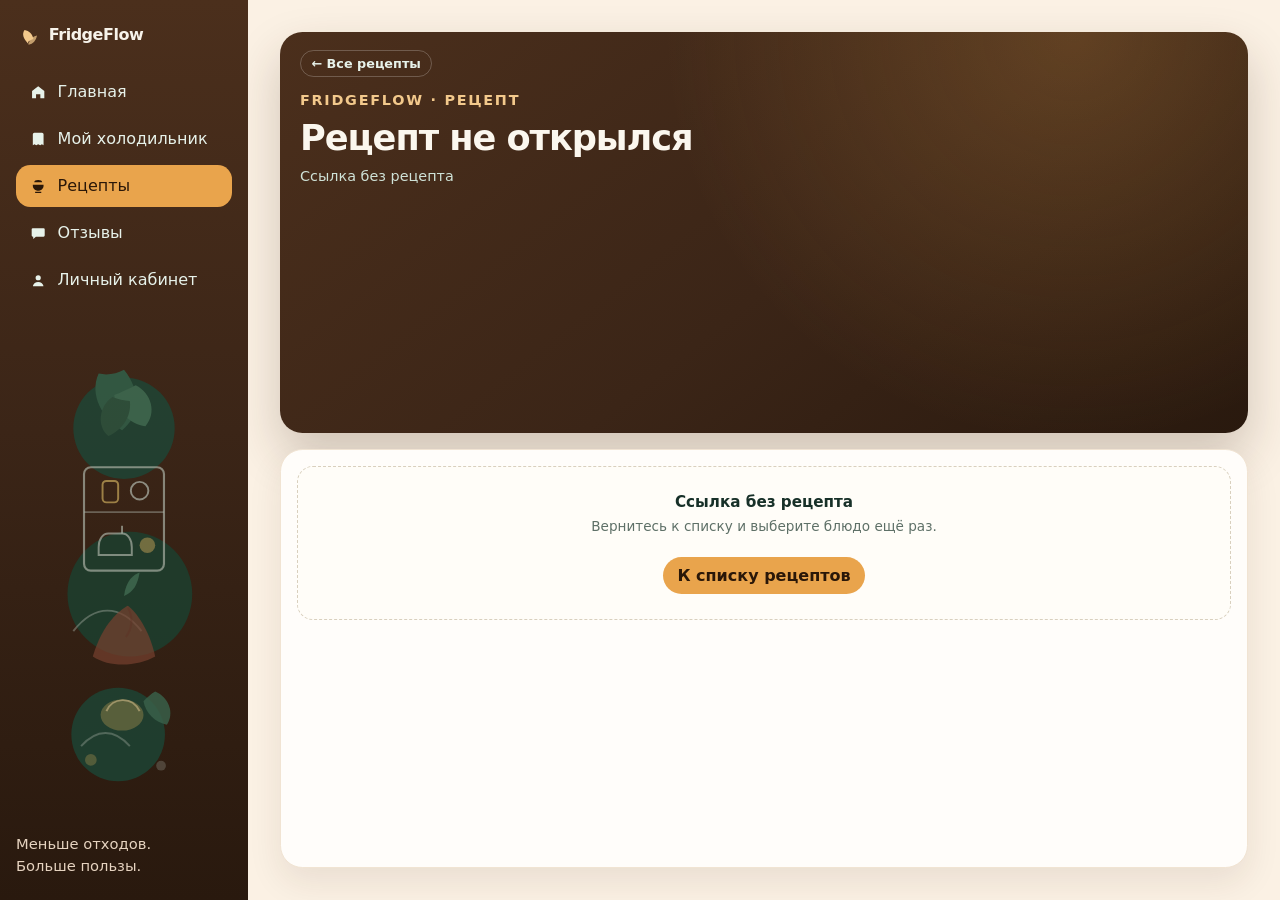
<file: recipe.html>
<!DOCTYPE html>
<html lang="ru">
  <head>
    <meta charset="UTF-8" />
    <meta name="viewport" content="width=device-width, initial-scale=1" />
    <title>Рецепт — FridgeFlow</title>
    <link rel="stylesheet" href="styles.css" />
    <link rel="stylesheet" href="dashboard.css" />
    <link rel="stylesheet" href="pages.css" />
  </head>
  <body class="page-recipe">
    <div class="app">
      <aside class="sidebar">
        <a class="brand" href="index.html">
          <svg viewBox="0 0 24 24" aria-hidden="true">
            <path
              fill="currentColor"
              d="M11.8 21c-4.6-5.1-6.4-9.1-3.5-13.3C12.8 8.4 16.2 12 16.8 16.4c-.9.2-1.9.6-2.8 1.2-.6.5-1.4.9-2.2 1.4Z"
            />
            <path
              fill="currentColor"
              opacity="0.72"
              d="M12.1 20.7c1.3-3.9 4-6.7 8.2-7.7-.9 4.7-3.6 8.2-8.2 9v-1.3Z"
            />
          </svg>
          <span>FridgeFlow</span>
        </a>

        <nav class="side-nav" aria-label="Разделы">
          <a href="index.html">
            <svg viewBox="0 0 24 24" aria-hidden="true">
              <path fill="currentColor" d="M12 4.2 4 10.4V20h5.2v-5.2h5.6V20H20v-9.6L12 4.2Z" />
            </svg>
            Главная
          </a>
          <a href="dashboard.html">
            <svg viewBox="0 0 24 24" aria-hidden="true">
              <path
                fill="currentColor"
                d="M7 3.5h10a2 2 0 0 1 2 2V20l-2.2-1.4L14.6 20l-2.6-1.4L9.4 20l-2.2-1.4L5 20V5.5a2 2 0 0 1 2-2Zm1.2 5h7.6v1.6H8.2V8.5Zm0 3.4h7.6v1.6H8.2v-1.6Z"
              />
            </svg>
            Мой холодильник
          </a>
          <a href="recipes.html" aria-current="page">
            <svg viewBox="0 0 24 24" aria-hidden="true">
              <path
                fill="currentColor"
                d="M5 10.2h14v1.1c0 3.6-3.1 6.5-7 6.5s-7-2.9-7-6.5v-1.1Zm1.8-3.4h10.4c-.3-1.7-1.8-2.8-5.2-2.8s-4.9 1.1-5.2 2.8ZM8 19.4h8v1.4H8v-1.4Z"
              />
            </svg>
            Рецепты
          </a>
          <a href="reviews.html">
            <svg viewBox="0 0 24 24" aria-hidden="true">
              <path fill="currentColor" d="M5 5.5h14a1.5 1.5 0 0 1 1.5 1.5v8a1.5 1.5 0 0 1-1.5 1.5H9l-3.5 3v-3H5A1.5 1.5 0 0 1 3.5 15V7A1.5 1.5 0 0 1 5 5.5Z" />
            </svg>
            Отзывы
          </a>
          <a href="cabinet.html">
            <svg viewBox="0 0 24 24" aria-hidden="true">
              <path
                fill="currentColor"
                d="M12 12.2a3.4 3.4 0 1 0 0-6.8 3.4 3.4 0 0 0 0 6.8ZM5.2 19.2c.7-3 3.4-4.8 6.8-4.8s6.1 1.8 6.8 4.8v.8H5.2v-.8Z"
              />
            </svg>
            Личный кабинет
          </a>
        </nav>

        <p class="sidebar-note">Меньше отходов.<br />Больше пользы.</p>
      </aside>

      <main class="dashboard page-shell recipe-shell">
        <header class="recipe-hero">
          <a class="recipe-back" href="recipes.html">← Все рецепты</a>
          <p class="eyebrow">FridgeFlow · рецепт</p>
          <h1 id="recipe-heading">Загружаем рецепт…</h1>
          <p id="recipe-sub">Фотография, состав и шаги появятся здесь.</p>
        </header>

        <section class="panel" id="recipe-detail" aria-live="polite" aria-busy="true">
          <p class="loading-line">
            <span class="spinner" aria-hidden="true"></span>
            Ищем рецепт в открытой базе…
          </p>
        </section>
      </main>
    </div>

    <script src="core.js"></script>
    <script src="ui.js"></script>
    <script src="mealdb.js"></script>
    <script src="translate.js"></script>
    <script src="recipe-page.js"></script>
  </body>
</html>
</file>
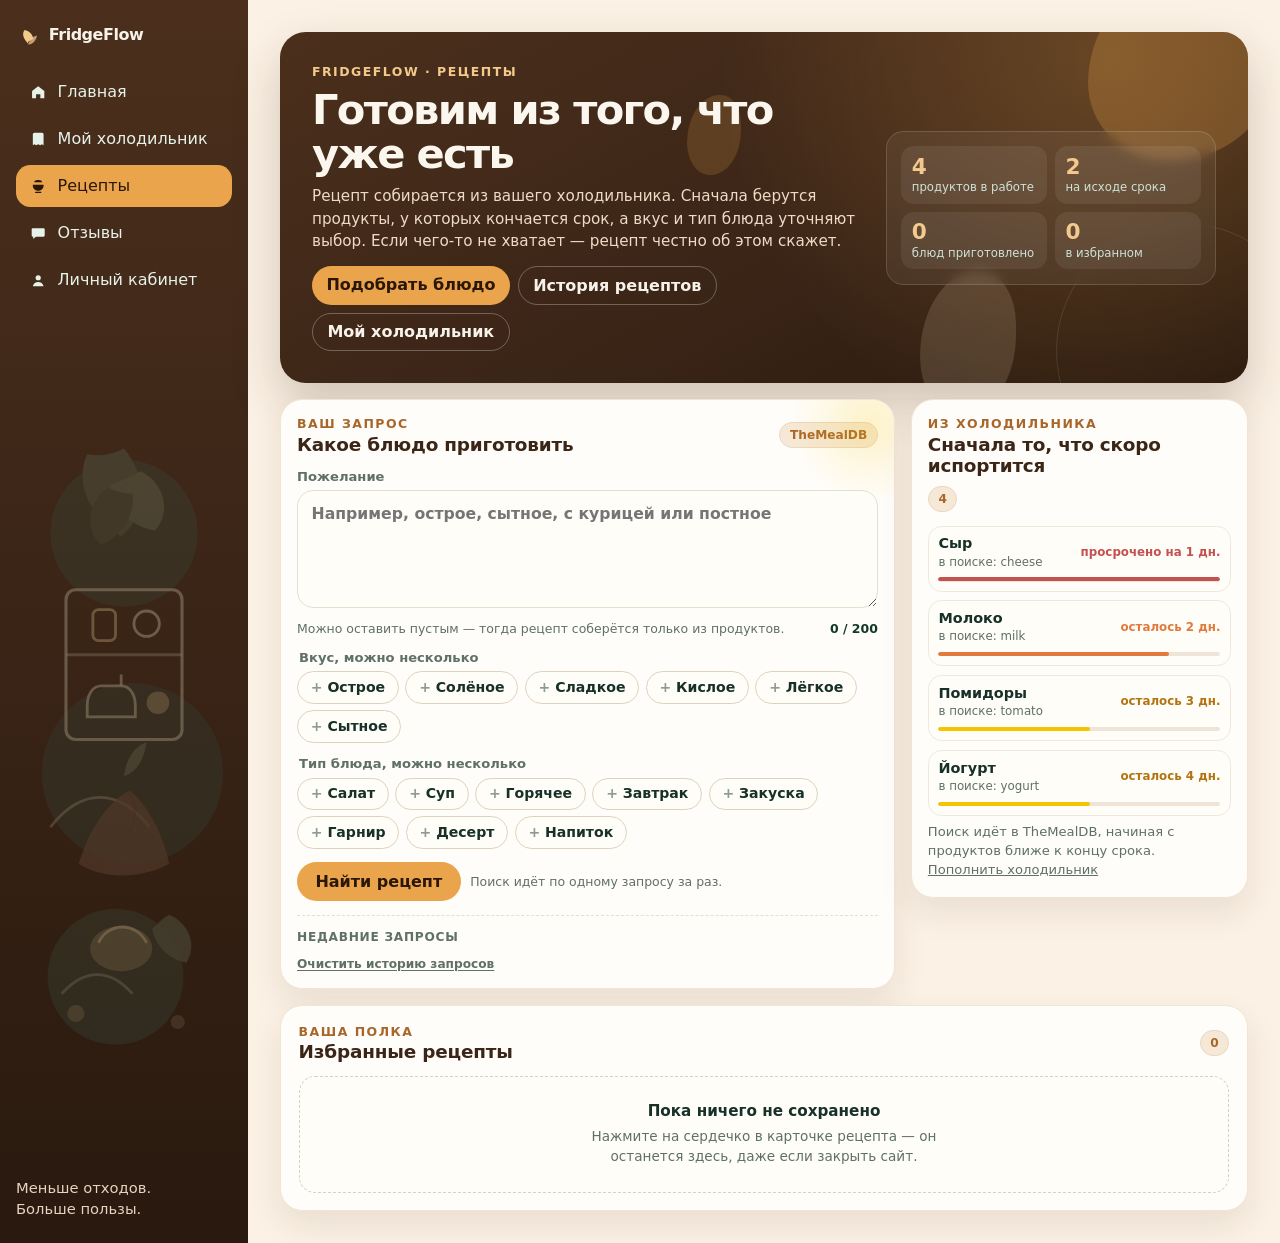
<file: recipes.html>
<!DOCTYPE html>
<html lang="ru">
  <head>
    <meta charset="UTF-8" />
    <meta name="viewport" content="width=device-width, initial-scale=1" />
    <title>Рецепты — FridgeFlow</title>
    <link rel="stylesheet" href="styles.css" />
    <link rel="stylesheet" href="dashboard.css" />
    <link rel="stylesheet" href="pages.css" />
  </head>
  <body class="page-recipes">
    <div class="app">
      <aside class="sidebar">
        <a class="brand" href="index.html">
          <svg viewBox="0 0 24 24" aria-hidden="true">
            <path
              fill="currentColor"
              d="M11.8 21c-4.6-5.1-6.4-9.1-3.5-13.3C12.8 8.4 16.2 12 16.8 16.4c-.9.2-1.9.6-2.8 1.2-.6.5-1.4.9-2.2 1.4Z"
            />
            <path
              fill="currentColor"
              opacity="0.72"
              d="M12.1 20.7c1.3-3.9 4-6.7 8.2-7.7-.9 4.7-3.6 8.2-8.2 9v-1.3Z"
            />
          </svg>
          <span>FridgeFlow</span>
        </a>

        <nav class="side-nav" aria-label="Разделы">
          <a href="index.html">
            <svg viewBox="0 0 24 24" aria-hidden="true">
              <path fill="currentColor" d="M12 4.2 4 10.4V20h5.2v-5.2h5.6V20H20v-9.6L12 4.2Z" />
            </svg>
            Главная
          </a>
          <a href="dashboard.html">
            <svg viewBox="0 0 24 24" aria-hidden="true">
              <path
                fill="currentColor"
                d="M7 3.5h10a2 2 0 0 1 2 2V20l-2.2-1.4L14.6 20l-2.6-1.4L9.4 20l-2.2-1.4L5 20V5.5a2 2 0 0 1 2-2Zm1.2 5h7.6v1.6H8.2V8.5Zm0 3.4h7.6v1.6H8.2v-1.6Z"
              />
            </svg>
            Мой холодильник
          </a>
          <a href="recipes.html" aria-current="page">
            <svg viewBox="0 0 24 24" aria-hidden="true">
              <path
                fill="currentColor"
                d="M5 10.2h14v1.1c0 3.6-3.1 6.5-7 6.5s-7-2.9-7-6.5v-1.1Zm1.8-3.4h10.4c-.3-1.7-1.8-2.8-5.2-2.8s-4.9 1.1-5.2 2.8ZM8 19.4h8v1.4H8v-1.4Z"
              />
            </svg>
            Рецепты
          </a>
          <a href="reviews.html">
            <svg viewBox="0 0 24 24" aria-hidden="true">
              <path fill="currentColor" d="M5 5.5h14a1.5 1.5 0 0 1 1.5 1.5v8a1.5 1.5 0 0 1-1.5 1.5H9l-3.5 3v-3H5A1.5 1.5 0 0 1 3.5 15V7A1.5 1.5 0 0 1 5 5.5Z" />
            </svg>
            Отзывы
          </a>
          <a href="cabinet.html">
            <svg viewBox="0 0 24 24" aria-hidden="true">
              <path
                fill="currentColor"
                d="M12 12.2a3.4 3.4 0 1 0 0-6.8 3.4 3.4 0 0 0 0 6.8ZM5.2 19.2c.7-3 3.4-4.8 6.8-4.8s6.1 1.8 6.8 4.8v.8H5.2v-.8Z"
              />
            </svg>
            Личный кабинет
          </a>
        </nav>

        <p class="sidebar-note">Меньше отходов.<br />Больше пользы.</p>
      </aside>

      <main class="dashboard page-shell">
        <header class="page-hero">
          <div class="page-hero-art" aria-hidden="true"><span></span><span></span><span></span></div>
          <div class="page-hero-body">
            <p class="eyebrow">FridgeFlow · рецепты</p>
            <h1>Готовим из того, что уже есть</h1>
            <p class="hero-lead">
              Рецепт собирается из вашего холодильника. Сначала берутся продукты, у которых
              кончается срок, а вкус и тип блюда уточняют выбор. Если чего-то не хватает —
              рецепт честно об этом скажет.
            </p>
            <div class="hero-links">
              <a class="action" href="#recipe-form">Подобрать блюдо</a>
              <a class="action action-ghost" href="history.html">История рецептов</a>
              <a class="action action-ghost" href="dashboard.html">Мой холодильник</a>
            </div>
          </div>
          <aside class="hero-aside" aria-label="Сводка">
            <ul class="hero-stats">
              <li class="hero-stat"><strong id="hero-active">0</strong><span>продуктов в работе</span></li>
              <li class="hero-stat is-warn"><strong id="hero-urgent">0</strong><span>на исходе срока</span></li>
              <li class="hero-stat"><strong id="hero-cooked">0</strong><span>блюд приготовлено</span></li>
              <li class="hero-stat"><strong id="hero-favorites">0</strong><span>в избранном</span></li>
            </ul>
          </aside>
        </header>

        <div class="cook-layout">
          <section class="panel kitchen-panel" aria-labelledby="recipe-form-title">
            <div class="panel-head">
              <div class="panel-title-group">
                <p class="eyebrow">Ваш запрос</p>
                <h2 id="recipe-form-title">Какое блюдо приготовить</h2>
              </div>
              <span class="badge-soft">TheMealDB</span>
            </div>

            <form id="recipe-form" class="recipe-form" novalidate>
              <label>
                Пожелание
                <textarea
                  name="wish"
                  maxlength="200"
                  data-field="wish"
                  placeholder="Например, острое, сытное, с курицей или постное"
                ></textarea>
              </label>
              <p class="form-meta">
                <span>Можно оставить пустым — тогда рецепт соберётся только из продуктов.</span>
                <strong id="wish-count">0 / 200</strong>
              </p>

              <fieldset class="dish-types" data-field="taste">
                <legend>Вкус, можно несколько</legend>
                <label><input type="checkbox" name="taste" value="spicy" /><span>Острое</span></label>
                <label><input type="checkbox" name="taste" value="salty" /><span>Солёное</span></label>
                <label><input type="checkbox" name="taste" value="sweet" /><span>Сладкое</span></label>
                <label><input type="checkbox" name="taste" value="sour" /><span>Кислое</span></label>
                <label><input type="checkbox" name="taste" value="light" /><span>Лёгкое</span></label>
                <label><input type="checkbox" name="taste" value="hearty" /><span>Сытное</span></label>
              </fieldset>

              <fieldset class="dish-types" data-field="dish">
                <legend>Тип блюда, можно несколько</legend>
                <label><input type="checkbox" name="dish" value="salad" /><span>Салат</span></label>
                <label><input type="checkbox" name="dish" value="soup" /><span>Суп</span></label>
                <label><input type="checkbox" name="dish" value="hot" /><span>Горячее</span></label>
                <label><input type="checkbox" name="dish" value="breakfast" /><span>Завтрак</span></label>
                <label><input type="checkbox" name="dish" value="snack" /><span>Закуска</span></label>
                <label><input type="checkbox" name="dish" value="side" /><span>Гарнир</span></label>
                <label><input type="checkbox" name="dish" value="dessert" /><span>Десерт</span></label>
                <label><input type="checkbox" name="dish" value="drink" /><span>Напиток</span></label>
              </fieldset>

              <div class="form-foot">
                <button class="action" type="submit">Найти рецепт</button>
                <span class="form-meta"><span>Поиск идёт по одному запросу за раз.</span></span>
              </div>
            </form>

            <div class="quick-row" id="quick-row" hidden>
              <p class="quick-row-label">Недавние запросы</p>
              <div class="quick-chips" id="quick-chips"></div>
              <button class="link-btn" id="clear-searches" type="button">Очистить историю запросов</button>
            </div>
          </section>

          <section class="panel fridge-panel" aria-labelledby="fridge-pick-title">
            <div class="panel-head">
              <div class="panel-title-group">
                <p class="eyebrow">Из холодильника</p>
                <h2 id="fridge-pick-title">Сначала то, что скоро испортится</h2>
              </div>
              <span class="badge-soft" id="fridge-count">0</span>
            </div>
            <ul id="fridge-pick" class="pick-list"></ul>
            <p class="panel-note">
              Поиск идёт в TheMealDB, начиная с продуктов ближе к концу срока.
              <a href="dashboard.html">Пополнить холодильник</a>
            </p>
          </section>
        </div>

        <section class="panel result-panel" id="recipe-result" aria-live="polite" hidden></section>

        <section class="panel favorites-panel" aria-labelledby="favorites-title">
          <div class="panel-head">
            <div class="panel-title-group">
              <p class="eyebrow">Ваша полка</p>
              <h2 id="favorites-title">Избранные рецепты</h2>
            </div>
            <span class="badge-soft" id="favorites-count">0</span>
          </div>
          <div class="meal-grid" id="recipe-favorites"></div>
        </section>
      </main>
    </div>

    <script src="core.js"></script>
    <script src="ui.js"></script>
    <script src="mealdb.js"></script>
    <script src="translate.js"></script>
    <script src="recipes.js"></script>
  </body>
</html>
</file>
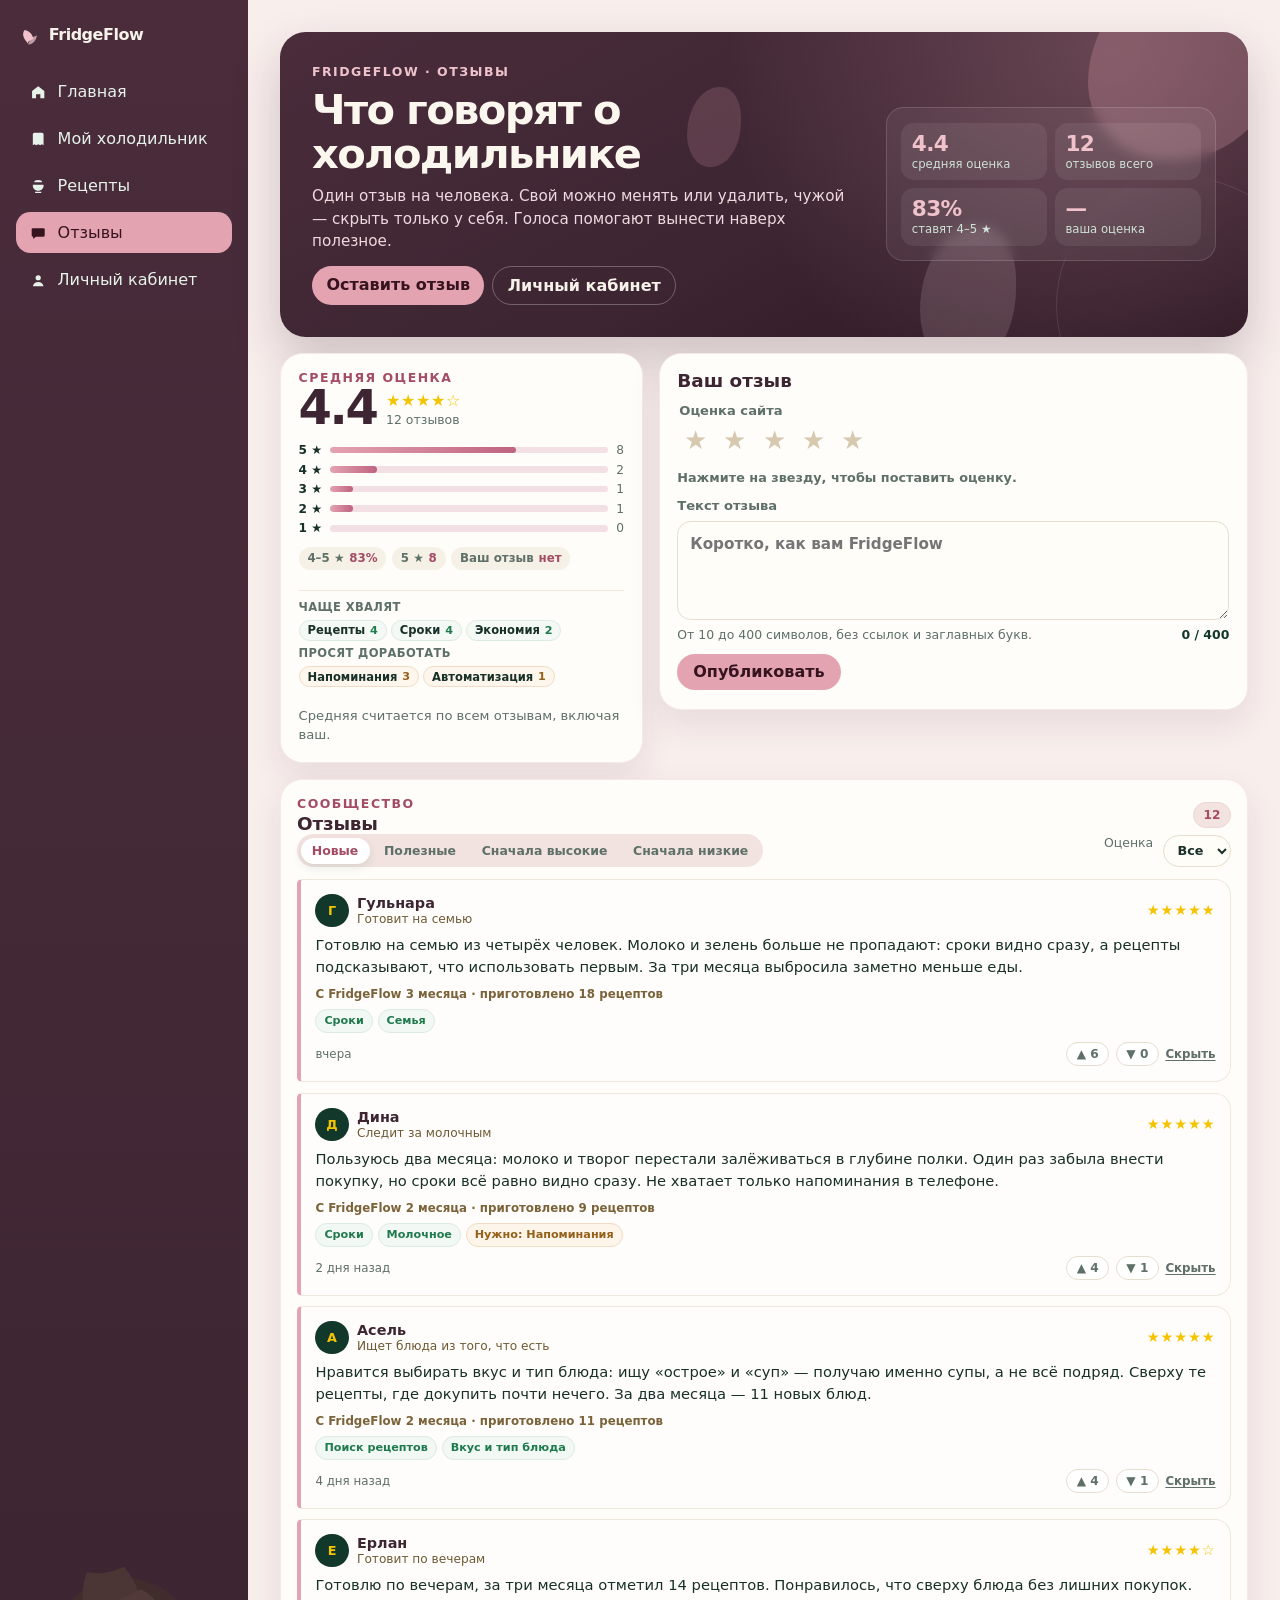
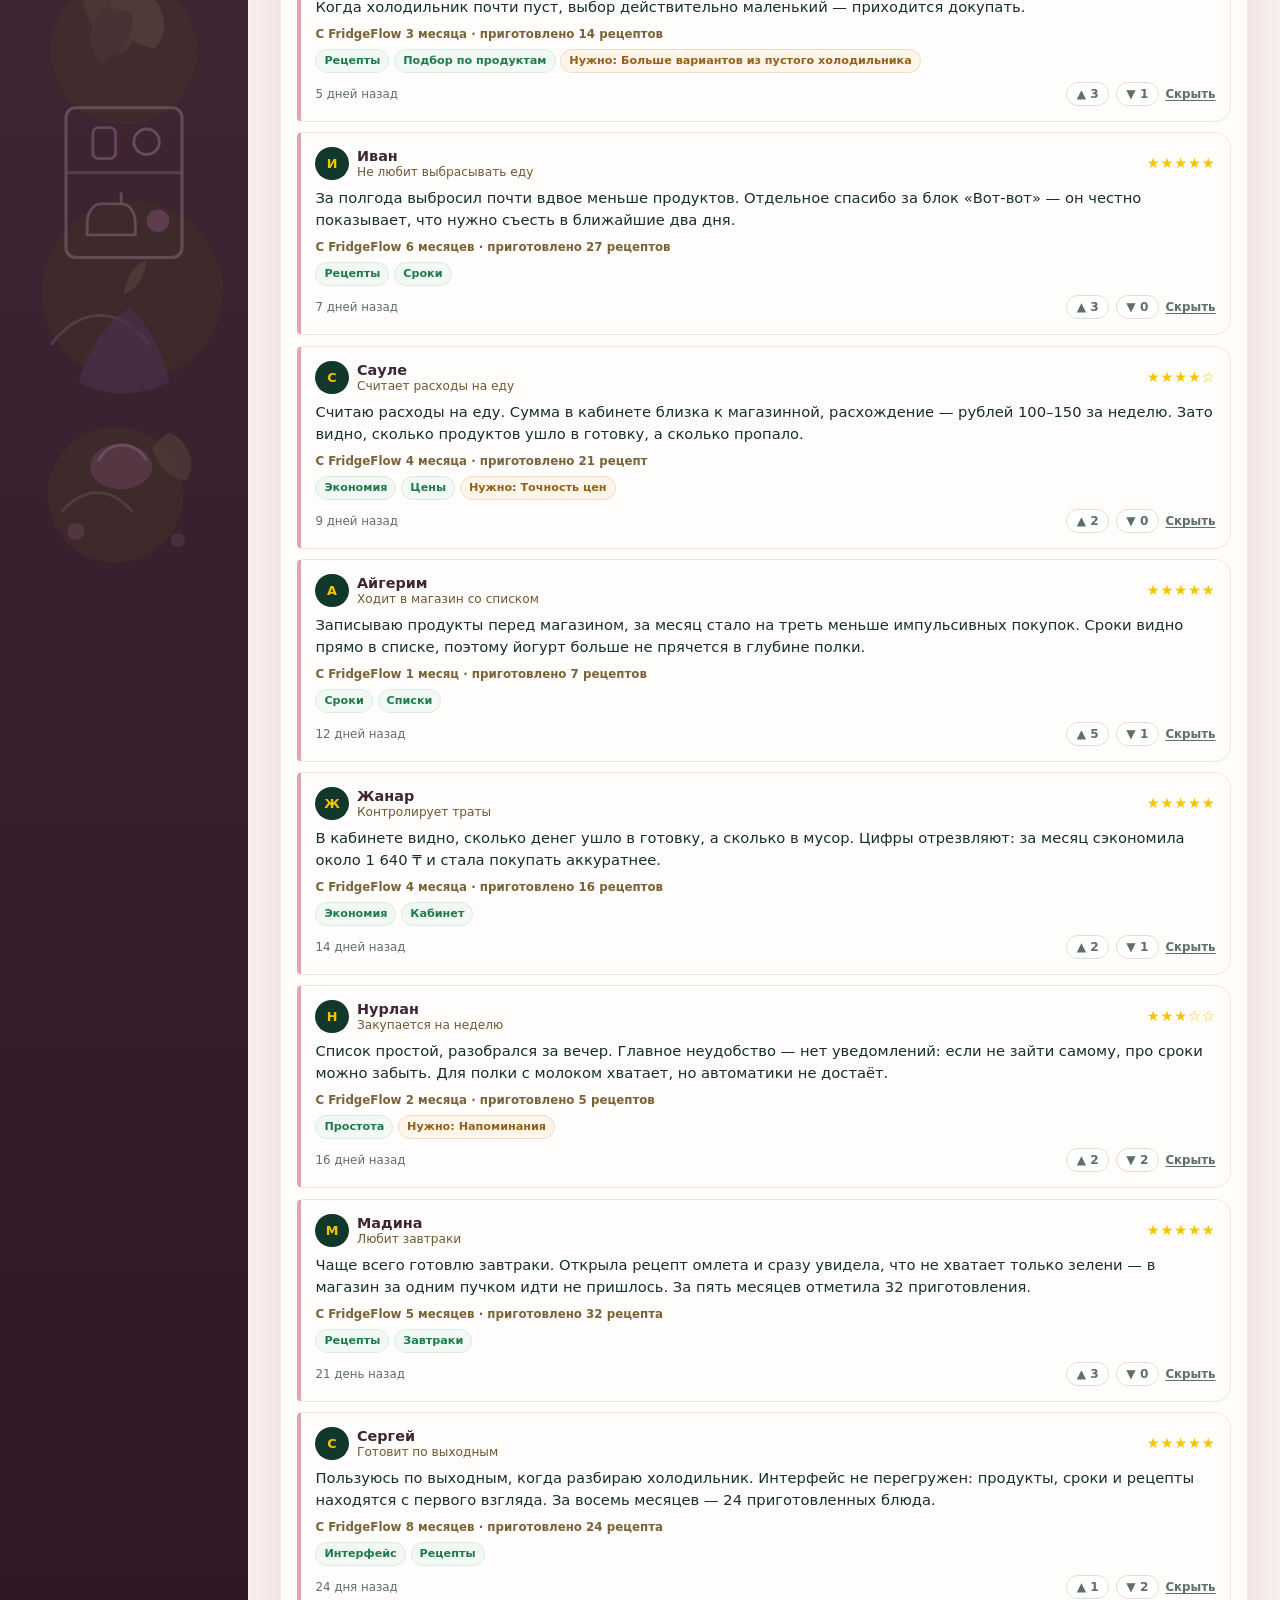
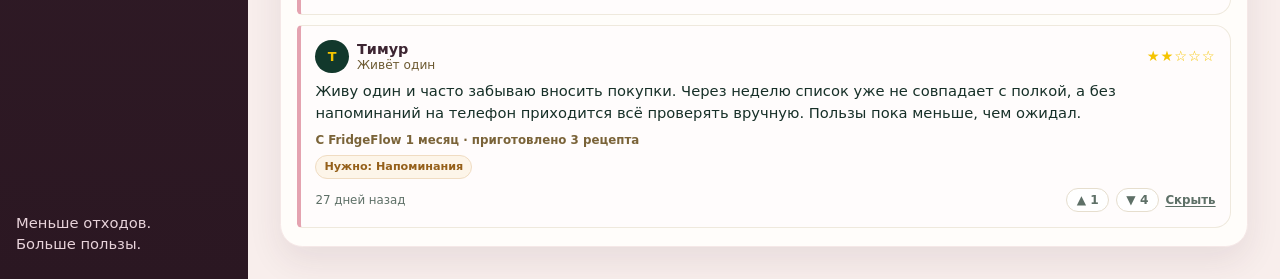
<file: reviews.html>
<!DOCTYPE html>
<html lang="ru">
  <head>
    <meta charset="UTF-8" />
    <meta name="viewport" content="width=device-width, initial-scale=1" />
    <title>Отзывы — FridgeFlow</title>
    <link rel="stylesheet" href="styles.css" />
    <link rel="stylesheet" href="dashboard.css" />
    <link rel="stylesheet" href="pages.css" />
  </head>
  <body class="page-reviews">
    <div class="app">
      <aside class="sidebar">
        <a class="brand" href="index.html">
          <svg viewBox="0 0 24 24" aria-hidden="true">
            <path
              fill="currentColor"
              d="M11.8 21c-4.6-5.1-6.4-9.1-3.5-13.3C12.8 8.4 16.2 12 16.8 16.4c-.9.2-1.9.6-2.8 1.2-.6.5-1.4.9-2.2 1.4Z"
            />
            <path
              fill="currentColor"
              opacity="0.72"
              d="M12.1 20.7c1.3-3.9 4-6.7 8.2-7.7-.9 4.7-3.6 8.2-8.2 9v-1.3Z"
            />
          </svg>
          <span>FridgeFlow</span>
        </a>
        <nav class="side-nav" aria-label="Разделы">
          <a href="index.html">
            <svg viewBox="0 0 24 24" aria-hidden="true">
              <path fill="currentColor" d="M12 4.2 4 10.4V20h5.2v-5.2h5.6V20H20v-9.6L12 4.2Z" />
            </svg>
            Главная
          </a>
          <a href="dashboard.html">
            <svg viewBox="0 0 24 24" aria-hidden="true">
              <path
                fill="currentColor"
                d="M7 3.5h10a2 2 0 0 1 2 2V20l-2.2-1.4L14.6 20l-2.6-1.4L9.4 20l-2.2-1.4L5 20V5.5a2 2 0 0 1 2-2Zm1.2 5h7.6v1.6H8.2V8.5Zm0 3.4h7.6v1.6H8.2v-1.6Z"
              />
            </svg>
            Мой холодильник
          </a>
          <a href="recipes.html">
            <svg viewBox="0 0 24 24" aria-hidden="true">
              <path
                fill="currentColor"
                d="M5 10.2h14v1.1c0 3.6-3.1 6.5-7 6.5s-7-2.9-7-6.5v-1.1Zm1.8-3.4h10.4c-.3-1.7-1.8-2.8-5.2-2.8s-4.9 1.1-5.2 2.8ZM8 19.4h8v1.4H8v-1.4Z"
              />
            </svg>
            Рецепты
          </a>
          <a href="reviews.html" aria-current="page">
            <svg viewBox="0 0 24 24" aria-hidden="true">
              <path fill="currentColor" d="M5 5.5h14a1.5 1.5 0 0 1 1.5 1.5v8a1.5 1.5 0 0 1-1.5 1.5H9l-3.5 3v-3H5A1.5 1.5 0 0 1 3.5 15V7A1.5 1.5 0 0 1 5 5.5Z" />
            </svg>
            Отзывы
          </a>
          <a href="cabinet.html">
            <svg viewBox="0 0 24 24" aria-hidden="true">
              <path
                fill="currentColor"
                d="M12 12.2a3.4 3.4 0 1 0 0-6.8 3.4 3.4 0 0 0 0 6.8ZM5.2 19.2c.7-3 3.4-4.8 6.8-4.8s6.1 1.8 6.8 4.8v.8H5.2v-.8Z"
              />
            </svg>
            Личный кабинет
          </a>
        </nav>
        <p class="sidebar-note">Меньше отходов.<br />Больше пользы.</p>
      </aside>

      <main class="dashboard page-shell">
        <header class="page-hero">
          <div class="page-hero-art" aria-hidden="true"><span></span><span></span><span></span></div>
          <div class="page-hero-body">
            <p class="eyebrow">FridgeFlow · отзывы</p>
            <h1>Что говорят о холодильнике</h1>
            <p class="hero-lead">
              Один отзыв на человека. Свой можно менять или удалить, чужой — скрыть только у себя.
              Голоса помогают вынести наверх полезное.
            </p>
            <div class="hero-links">
              <a class="action" href="#review-form">Оставить отзыв</a>
              <a class="action action-ghost" href="cabinet.html">Личный кабинет</a>
            </div>
          </div>
          <aside class="hero-aside" aria-label="Сводка отзывов">
            <ul class="hero-stats">
              <li class="hero-stat"><strong id="hero-average">0</strong><span>средняя оценка</span></li>
              <li class="hero-stat"><strong id="hero-count">0</strong><span>отзывов всего</span></li>
              <li class="hero-stat"><strong id="hero-positive">0%</strong><span>ставят 4–5 ★</span></li>
              <li class="hero-stat"><strong id="hero-mine">—</strong><span>ваша оценка</span></li>
            </ul>
          </aside>
        </header>

        <div class="reviews-layout">
          <section class="panel rating-board" aria-labelledby="rating-title">
            <div>
              <p class="eyebrow" id="rating-title">Средняя оценка</p>
              <div class="score-line">
                <span class="score-big" id="score-average">0</span>
                <span class="score-side">
                  <span class="score-stars" id="score-stars" aria-hidden="true"></span>
                  <small id="score-count">Пока нет отзывов</small>
                </span>
              </div>
            </div>
            <ul class="rating-bars" id="rating-bars" aria-label="Распределение оценок"></ul>
            <div class="summary-chips" id="summary-chips"></div>
            <div class="topic-summary" id="topic-summary" hidden></div>
            <p class="panel-note">Средняя считается по всем отзывам, включая ваш.</p>
          </section>

          <section class="panel review-compose" aria-labelledby="review-form-title">
            <h2 id="review-form-title">Ваш отзыв</h2>
            <form id="review-form" class="review-form" novalidate>
              <fieldset class="star-picker" id="star-picker" data-field="stars">
                <legend>Оценка сайта</legend>
              </fieldset>
              <p class="rate-hint" id="rate-hint">Нажмите на звезду, чтобы поставить оценку.</p>

              <label class="review-text">
                Текст отзыва
                <textarea name="text" maxlength="400" required placeholder="Коротко, как вам FridgeFlow"></textarea>
              </label>
              <p class="form-meta">
                <span>От 10 до 400 символов, без ссылок и заглавных букв.</span>
                <strong id="text-count">0 / 400</strong>
              </p>

              <div class="review-form-foot">
                <button class="action" type="submit" id="review-submit">Опубликовать</button>
                <button class="action action-quiet" id="review-delete" type="button" hidden>Удалить</button>
              </div>
              <p class="review-confirm" id="review-confirm" hidden>
                Удалить отзыв? Вернуть его потом не получится.
                <button class="action" id="review-delete-yes" type="button">Да, удалить</button>
                <button class="action action-quiet" id="review-delete-no" type="button">Нет</button>
              </p>
            </form>
          </section>
        </div>

        <section class="panel" aria-labelledby="review-list-title">
          <div class="panel-head">
            <div class="panel-title-group">
              <p class="eyebrow">Сообщество</p>
              <h2 id="review-list-title">Отзывы</h2>
            </div>
            <span class="badge-soft" id="list-count">0</span>
          </div>

          <div class="review-toolbar">
            <div class="seg-bar" role="group" aria-label="Сортировка отзывов">
              <button class="seg-btn is-active" type="button" data-sort="new">Новые</button>
              <button class="seg-btn" type="button" data-sort="useful">Полезные</button>
              <button class="seg-btn" type="button" data-sort="high">Сначала высокие</button>
              <button class="seg-btn" type="button" data-sort="low">Сначала низкие</button>
            </div>
            <label class="form-meta">
              Оценка
              <select class="select-soft" id="star-filter">
                <option value="0">Все</option>
                <option value="5">5 ★</option>
                <option value="4">4 ★</option>
                <option value="3">3 ★</option>
                <option value="2">2 ★</option>
                <option value="1">1 ★</option>
              </select>
            </label>
          </div>

          <div class="review-list" id="review-list" aria-live="polite"></div>

          <details class="hidden-drawer" id="hidden-drawer" hidden>
            <summary>Скрытые отзывы (<span id="hidden-count">0</span>)</summary>
            <ul class="hidden-list" id="hidden-list"></ul>
          </details>
        </section>
      </main>
    </div>
    <script src="core.js"></script>
    <script src="ui.js"></script>
    <script src="reviews.js"></script>
  </body>
</html>
</file>
<file: styles.css>
:root {
  --green: #12382c;
  --green-deep: #0d2b22;
  --cream: #f6f1e7;
  --cream-2: #efe8da;
  --ink: #173028;
  --muted: #5e7067;
  --yellow: #f5c400;
  --card: #ffffff;
  --line: #e6dece;
}

*,
*::before,
*::after {
  box-sizing: border-box;
}

body {
  margin: 0;
  min-height: 100vh;
  font-family: "Segoe UI", system-ui, sans-serif;
  background: var(--cream);
  color: var(--ink);
}

a {
  color: inherit;
}

.topbar {
  position: absolute;
  top: 0;
  left: 0;
  right: 0;
  z-index: 3;
  display: flex;
  align-items: center;
  gap: 1.25rem;
  padding: 1.15rem clamp(1.1rem, 4vw, 3rem);
}

.brand {
  display: inline-flex;
  align-items: center;
  gap: 0.5rem;
  color: #f7f3ea;
  font-weight: 800;
  letter-spacing: -0.03em;
  text-decoration: none;
}

.brand svg {
  width: 1.55rem;
  height: 1.55rem;
  color: var(--yellow);
}

.top-nav {
  display: flex;
  flex-wrap: wrap;
  gap: 0.35rem 1.15rem;
  margin-left: auto;
}

.top-nav a {
  color: #e7f2ea;
  font-size: 0.82rem;
  font-weight: 700;
  letter-spacing: 0.06em;
  text-decoration: none;
  text-transform: uppercase;
}

.top-nav a[aria-current="page"],
.top-nav a:hover {
  color: var(--yellow);
}

.pill,
.cta {
  display: inline-flex;
  align-items: center;
  justify-content: center;
  padding: 0.72rem 1.35rem;
  border: 0;
  border-radius: 999px;
  background: var(--yellow);
  color: #1b2410;
  font: inherit;
  font-size: 0.92rem;
  font-weight: 800;
  letter-spacing: 0.02em;
  text-decoration: none;
  cursor: pointer;
}

.pill:hover,
.cta:hover {
  background: #ffd84a;
}

.cta .word + .word {
  margin-left: 0.35em;
}

.cta-secondary {
  background: transparent;
  border: 1px solid rgba(255, 255, 255, 0.45);
  color: #f7f3ea;
}

.cta-secondary:hover {
  background: rgba(255, 255, 255, 0.1);
}

.cta:focus-visible,
.pill:focus-visible,
.chapter:focus-visible {
  outline: 2px solid var(--yellow);
  outline-offset: 3px;
}

.hero {
  position: relative;
  display: flex;
  flex-direction: column;
  justify-content: flex-start;
  min-height: 100vh;
  padding: 6.2rem clamp(1.1rem, 4vw, 3rem) 2.2rem;
  background:
    radial-gradient(circle at 80% 0%, rgba(245, 196, 0, 0.16), transparent 28%),
    linear-gradient(180deg, var(--green) 0%, var(--green-deep) 100%);
  color: #f7f3ea;
  overflow: hidden;
}

.hero-content {
  display: flex;
  flex-direction: column;
  align-items: center;
  gap: 1.1rem;
  width: min(52rem, 100%);
  margin: 1.2rem auto 0;
  text-align: center;
}

.expiry-notice {
  width: min(40rem, 100%);
  margin: 0 auto 1rem;
  padding: 0.85rem 1rem;
  border-radius: 1rem;
  background: var(--notice-bg, #f5c400);
  color: var(--notice-ink, #1b2410);
  text-align: center;
  transition: background 0.45s ease, color 0.45s ease;
}

.expiry-notice[hidden] {
  display: none;
}

.expiry-notice p {
  margin: 0;
  font-weight: 700;
  line-height: 1.4;
}

.expiry-notice a {
  color: inherit;
  font-weight: 800;
}

.logo {
  margin: 0;
  color: var(--yellow);
  font-size: 0.82rem;
  font-weight: 800;
  letter-spacing: 0.16em;
  text-transform: uppercase;
}

.hero h1,
.ready h2,
.why > h2 {
  margin: 0;
  font-weight: 800;
  letter-spacing: -0.045em;
  line-height: 0.98;
  text-transform: uppercase;
}

.hero h1 {
  width: 100%;
  color: #fff;
  font-size: clamp(2.4rem, 6vw, 5.1rem);
}

.lead {
  margin: 0;
  max-width: 34rem;
  color: #d7e6dc;
  font-size: 1.05rem;
  line-height: 1.55;
}

.hero-actions {
  display: flex;
  flex-wrap: wrap;
  justify-content: center;
  gap: 0.7rem;
}

.mosaic {
  display: grid;
  grid-template-columns: repeat(6, minmax(0, 1fr));
  grid-template-rows: minmax(20rem, 1fr);
  gap: 0.75rem;
  flex: 1;
  width: min(78rem, 100%);
  min-height: 20rem;
  margin: 1.4rem auto 0;
}

.mosaic img,
.why-card img,
.chapter-photo img {
  display: block;
  width: 100%;
  object-fit: cover;
}

.mosaic img {
  height: 100%;
  min-height: 20rem;
  border-radius: 1.1rem;
}

.why,
.chapters {
  padding: clamp(2.5rem, 6vw, 4.5rem) clamp(1.1rem, 4vw, 3rem);
}

.chapters {
  padding-top: clamp(1.1rem, 2.4vw, 1.8rem);
}

.why {
  background: var(--cream);
}

.kicker {
  margin: 0 0 0.55rem;
  color: #8a6a12;
  font-size: 0.78rem;
  font-weight: 800;
  letter-spacing: 0.14em;
  text-transform: uppercase;
}

.why > h2 {
  max-width: 16ch;
  color: var(--green);
  font-size: clamp(2rem, 4vw, 3.2rem);
}

.why-grid,
.chapters {
  display: grid;
  grid-template-columns: repeat(4, minmax(0, 1fr));
  gap: 1rem;
  align-items: start;
}

.why-grid {
  margin-top: 1.6rem;
}

.why-card,
.chapter {
  min-width: 0;
  overflow: hidden;
  border-radius: 1.25rem;
  background: var(--card);
  box-shadow: 0 16px 40px rgba(18, 56, 44, 0.08);
}

.why-card img {
  height: 11rem;
}

.why-card h3,
.why-card p,
.chapter p {
  margin: 0;
}

.why-card h3,
.why-card p {
  padding: 0 1rem;
}

.why-card h3 {
  margin-top: 0.95rem;
  font-size: 1.05rem;
}

.why-card p {
  padding-bottom: 1.1rem;
  color: var(--muted);
  line-height: 1.45;
}

.why-card h3 + p {
  margin-top: 0.35rem;
}

.why-card-accent {
  display: flex;
  flex-direction: column;
  justify-content: flex-end;
  min-height: 100%;
  padding: 1.2rem;
  background:
    linear-gradient(160deg, rgba(18, 56, 44, 0.15), rgba(18, 56, 44, 0.45)),
    url("images/spread.jpg") center / cover;
  color: #fff;
}

.why-card-accent p {
  padding: 0;
  color: #fff;
}

.sale-kicker {
  margin-bottom: 0.4rem;
  font-size: 0.78rem;
  font-weight: 800;
  letter-spacing: 0.14em;
  text-transform: uppercase;
}

.sale-title {
  margin-bottom: 0.45rem;
  font-size: clamp(1.7rem, 2.4vw, 2.2rem);
  font-weight: 800;
  letter-spacing: -0.04em;
  line-height: 0.95;
  text-transform: uppercase;
}

.chapter {
  display: block;
  padding: 0.45rem 1.15rem 1rem;
  transition: transform 0.45s cubic-bezier(0.22, 1, 0.36, 1);
}

.chapter .kicker {
  margin-top: 0;
}

.chapter:hover,
.chapter:focus-within {
  transform: translateY(-4px);
}

.chapter h2 {
  margin: 0;
  color: var(--green);
  font-size: clamp(1.25rem, 1.6vw, 1.55rem);
  font-weight: 800;
  letter-spacing: -0.03em;
  line-height: 1.15;
}

.chapter-extra-inner {
  overflow: hidden;
}

@media (hover: hover) and (pointer: fine) {
  .chapter-extra {
    max-height: 0;
    opacity: 0;
    overflow: hidden;
    transition:
      max-height 0.55s cubic-bezier(0.22, 1, 0.36, 1),
      opacity 0.4s ease;
  }

  .chapter:hover .chapter-extra,
  .chapter:focus-within .chapter-extra,
  .chapters.is-open .chapter-extra {
    max-height: 42rem;
    opacity: 1;
  }
}

.chapter p {
  margin-top: 1rem;
  color: var(--muted);
  font-size: 1rem;
  line-height: 1.6;
}

.chapter-photo {
  margin: 1rem 0 0;
}

.chapter-photo img {
  height: auto;
  aspect-ratio: 4 / 3;
  border-radius: 0.95rem;
}

.pantry,
.example {
  color: var(--green);
  font-weight: 700;
}

.notes {
  margin: 1rem 0 0;
  padding: 0.2rem 0.85rem;
  list-style: none;
  border: 1px solid var(--line);
  border-radius: 0.9rem;
}

.notes li {
  display: flex;
  justify-content: space-between;
  gap: 1rem;
  padding: 0.75rem 0;
  border-top: 1px solid var(--line);
}

.notes li:first-child {
  border-top: 0;
}

.soon {
  color: #9a3412;
  font-weight: 800;
}

.ready {
  display: flex;
  align-items: center;
  justify-content: space-between;
  gap: 1.5rem;
  margin: 0 clamp(1.1rem, 4vw, 3rem) 2rem;
  padding: clamp(1.6rem, 4vw, 2.6rem);
  border-radius: 1.5rem;
  background:
    linear-gradient(100deg, rgba(13, 43, 34, 0.88), rgba(13, 43, 34, 0.55)),
    url("images/meal.jpg") right center / cover;
  color: #fff;
}

.ready h2 {
  max-width: 16ch;
  margin-top: 0.45rem;
  font-size: clamp(1.8rem, 3.5vw, 2.8rem);
}

.site-foot {
  display: flex;
  flex-wrap: wrap;
  align-items: center;
  gap: 1rem 2rem;
  padding: 1.4rem clamp(1.1rem, 4vw, 3rem) 2rem;
  background: var(--cream);
}

.site-foot .brand {
  color: var(--green);
}

.site-foot nav {
  display: flex;
  gap: 1rem;
}

.site-foot a {
  text-decoration: none;
  font-weight: 700;
}

.site-foot p {
  margin: 0 0 0 auto;
  color: var(--muted);
}

.word {
  display: inline-block;
  white-space: nowrap;
}

.char {
  display: inline-block;
  transform-origin: 50% 100%;
  transition: transform 0.2s ease-out;
}

.reveal {
  animation: rise 1.1s cubic-bezier(0.22, 1, 0.36, 1) both;
}

.reveal:nth-child(2) {
  animation-delay: 0.12s;
}

.reveal:nth-child(3) {
  animation-delay: 0.24s;
}

.reveal:nth-child(4) {
  animation-delay: 0.36s;
}

@keyframes rise {
  from {
    opacity: 0;
    transform: translateY(10px);
  }

  to {
    opacity: 1;
    transform: translateY(0);
  }
}

@media (max-width: 980px) {
  .topbar {
    position: static;
    flex-wrap: wrap;
    background: var(--green);
  }

  .hero {
    min-height: auto;
    padding-top: 2.5rem;
  }

  .mosaic {
    flex: none;
    grid-template-columns: repeat(2, minmax(0, 1fr));
    grid-template-rows: none;
    min-height: 0;
  }

  .mosaic img {
    height: 14rem;
    min-height: 0;
  }

  .why-grid,
  .chapters {
    grid-template-columns: repeat(2, minmax(0, 1fr));
  }

  .ready {
    flex-direction: column;
    align-items: flex-start;
  }

  .site-foot p {
    margin-left: 0;
  }
}

@media (max-width: 640px) {
  .mosaic,
  .why-grid,
  .chapters {
    grid-template-columns: 1fr;
  }

  .mosaic img {
    height: 12rem;
  }

  .top-nav {
    order: 3;
    width: 100%;
    margin-left: 0;
  }
}

@media (prefers-reduced-motion: reduce) {
  .reveal,
  .char,
  .chapter,
  .chapter-extra {
    animation: none;
    transition: none;
  }

  .chapter-extra {
    max-height: none;
    opacity: 1;
  }
}
</file>
<file: dashboard.css>
.app {
  display: grid;
  grid-template-columns: 15.5rem minmax(0, 1fr);
  min-height: 100vh;
  background: #f6f1e7;
  color: #173028;
}

.sidebar {
  position: relative;
  display: flex;
  flex-direction: column;
  gap: 1.5rem;
  padding: 1.4rem 1rem 1.5rem;
  background: #12382c;
  overflow: hidden;
}

.sidebar::before {
  content: "";
  position: absolute;
  left: 0.7rem;
  right: 0.7rem;
  top: 22rem;
  bottom: 6.2rem;
  background: url("images/sidebar-art.svg") center / contain no-repeat;
  opacity: 0.72;
  pointer-events: none;
}

.sidebar > * {
  position: relative;
  z-index: 1;
}

.side-nav {
  display: flex;
  flex-direction: column;
  gap: 0.35rem;
}

.side-nav a {
  display: flex;
  align-items: center;
  gap: 0.65rem;
  padding: 0.7rem 0.8rem;
  border-radius: 0.9rem;
  color: #e7f2ea;
  text-decoration: none;
}

.side-nav a svg {
  width: 1.15rem;
  height: 1.15rem;
  flex: none;
}

.side-nav a[aria-current="page"] {
  background: #f5c400;
  color: #1b2410;
}

.side-nav a:hover {
  background: rgba(255, 255, 255, 0.08);
}

.side-nav a[aria-current="page"]:hover {
  background: #ffd84a;
}

.sidebar-note {
  margin: auto 0 0;
  color: #d7e6dc;
  font-size: 0.92rem;
  line-height: 1.45;
}

.dashboard {
  display: flex;
  flex-direction: column;
  gap: 1rem;
  padding: clamp(1.25rem, 3vw, 2rem);
}

.greeting h1 {
  width: auto;
  margin: 0.15rem 0 0;
  color: #12382c;
  font-size: clamp(2rem, 4vw, 3rem);
  font-weight: 800;
  letter-spacing: -0.04em;
  line-height: 1.05;
  text-transform: none;
}

.eyebrow,
.greeting p,
.usage-label,
.usage-note {
  margin: 0;
}

.eyebrow {
  color: #8a6a12;
  font-size: 0.78rem;
  font-weight: 800;
  letter-spacing: 0.12em;
  text-transform: uppercase;
}

#fridge-status,
.greeting p {
  margin-top: 0.45rem;
  color: #5e7067;
}

.counters {
  display: grid;
  grid-template-columns: repeat(5, minmax(0, 1fr));
  gap: 0.75rem;
}

.counter,
.panel {
  border: 0;
  border-radius: 1.15rem;
  background: #fff;
  box-shadow: 0 14px 34px rgba(18, 56, 44, 0.08);
}

.counter {
  display: flex;
  flex-direction: column;
  gap: 0.2rem;
  min-width: 0;
  padding: 1rem 1.05rem 0.95rem;
  border-top: 4px solid #12382c;
  cursor: default;
  transition: transform 0.8s cubic-bezier(0.16, 1, 0.3, 1);
}

.counter-soon {
  border-top-color: #e59a2f;
}

.counter-used {
  border-top-color: #1f7a4d;
}

.counter-expired {
  border-top-color: #c45050;
}

.counter:hover {
  transform: translateY(-3px);
}

.counter:focus-visible {
  outline: 2px solid #f5c400;
  outline-offset: 3px;
}

.counter-extra {
  display: grid;
  grid-template-rows: 0fr;
  opacity: 0;
  transition:
    grid-template-rows 1.05s cubic-bezier(0.16, 1, 0.3, 1),
    opacity 0.8s ease;
}

.counter-extra-inner {
  min-height: 0;
  overflow: hidden;
}

.counter:hover .counter-extra,
.counter:focus-within .counter-extra {
  grid-template-rows: 1fr;
  opacity: 1;
}

.counter-rule,
.counter-empty {
  margin: 0.75rem 0 0;
  color: #5e7067;
  font-size: 0.82rem;
  line-height: 1.4;
}

.counter-items {
  margin: 0.45rem 0 0;
  padding: 0;
  list-style: none;
}

.counter-items li {
  padding: 0.28rem 0;
  border-top: 1px solid #e6dece;
  color: #173028;
  font-size: 0.9rem;
}

.name-form[hidden] {
  display: none;
}

.name-form {
  display: grid;
  gap: 0.55rem;
  max-width: 18rem;
  margin-top: 0.7rem;
}

.name-form label {
  display: grid;
  gap: 0.3rem;
  color: #5e7067;
  font-size: 0.82rem;
}

.name-form input,
.name-form textarea {
  width: 100%;
  padding: 0.65rem 0.7rem;
  border: 1px solid #e6dece;
  border-radius: 0.75rem;
  background: #fff;
  color: #173028;
  font: inherit;
}

#rename {
  width: fit-content;
  margin-top: 0.65rem;
}

.counter strong {
  font-size: 1.8rem;
  line-height: 1;
}

.counter span {
  color: #5e7067;
  font-size: 0.92rem;
}

.counter-soon strong {
  color: #b8860b;
}

.counter-used strong {
  color: #1f7a4d;
}

.counter-expired strong {
  color: #c45050;
}

.workspace {
  display: grid;
  grid-template-columns: minmax(0, 1.55fr) minmax(16rem, 0.75fr);
  gap: 0.75rem;
  align-items: start;
}

.panel {
  padding: 1rem 1rem 1.1rem;
}

.panel h2,
.product-form h2,
.product-form h3,
.used-title {
  margin: 0;
  color: #12382c;
  font-size: 1.05rem;
  font-weight: 800;
}

.product-form {
  display: grid;
  gap: 0.7rem;
  margin-top: 0.9rem;
}

.product-form label,
.amount-row label {
  display: grid;
  gap: 0.3rem;
  color: #5e7067;
  font-size: 0.82rem;
}

.amount-row {
  display: grid;
  grid-template-columns: 1fr 7rem;
  gap: 0.6rem;
}

.product-form input,
.product-form select,
.product-form textarea {
  width: 100%;
  padding: 0.65rem 0.7rem;
  border: 1px solid #e6dece;
  border-radius: 0.75rem;
  background: #fff;
  color: #173028;
  font: inherit;
}

.form-actions,
.row-actions {
  display: flex;
  flex-wrap: wrap;
  gap: 0.45rem;
}

.action {
  padding: 0.55rem 0.9rem;
  border: 0;
  border-radius: 999px;
  background: #f5c400;
  color: #1b2410;
  font: inherit;
  font-weight: 800;
  text-decoration: none;
  cursor: pointer;
}

.action:hover {
  background: #ffd84a;
}

.action:disabled {
  opacity: 0.65;
  cursor: wait;
}

.action-quiet {
  background: transparent;
  border: 1px solid #d9d0be;
  color: #173028;
  font-weight: 700;
}

.action-quiet:hover {
  background: #f6f1e7;
}

.action-warn {
  color: #9a3412;
}

.recommend {
  position: relative;
}

.recommend-panel {
  position: absolute;
  top: calc(100% + 0.35rem);
  left: 0;
  z-index: 4;
  display: grid;
  grid-template-rows: 0fr;
  width: min(18rem, 72vw);
  opacity: 0;
  pointer-events: none;
  transition:
    grid-template-rows 0.85s cubic-bezier(0.16, 1, 0.3, 1),
    opacity 0.65s ease;
}

.recommend:hover .recommend-panel,
.recommend:focus-within .recommend-panel,
.recommend.is-open .recommend-panel {
  grid-template-rows: 1fr;
  opacity: 1;
  pointer-events: auto;
}

.recommend-panel-inner {
  min-height: 0;
  overflow: hidden;
  padding: 0.7rem;
  border: 1px solid #e6dece;
  border-radius: 1rem;
  background: #fff;
  box-shadow: 0 16px 36px rgba(18, 56, 44, 0.12);
}

.recommend-list {
  display: grid;
  gap: 0.35rem;
  margin: 0;
  padding: 0;
  list-style: none;
}

.recommend-list button {
  width: 100%;
  padding: 0.45rem 0.55rem;
  border: 0;
  border-radius: 0.7rem;
  background: transparent;
  color: #173028;
  font: inherit;
  text-align: left;
  cursor: pointer;
}

.recommend-list button:hover,
.recommend-list button:focus-visible {
  background: #f6f1e7;
}

.recommend-empty {
  margin: 0 0 0.45rem;
  color: #5e7067;
  font-size: 0.85rem;
}

#recommend-save {
  margin-top: 0.45rem;
}

.product-list {
  display: grid;
  grid-template-rows: 0fr;
  margin-top: 0.4rem;
  opacity: 0;
  transition:
    grid-template-rows 0.95s cubic-bezier(0.16, 1, 0.3, 1),
    opacity 0.7s ease;
}

.product-list.is-open {
  grid-template-rows: 1fr;
  opacity: 1;
}

.page-fridge .dashboard,
.page-fridge .workspace > * {
  min-width: 0;
}

.page-fridge .workspace {
  grid-template-columns: minmax(0, 1fr);
  gap: 1.25rem;
}

.product-list-inner {
  min-width: 0;
  min-height: 0;
  overflow: hidden;
}

.product-table-scroll {
  overflow-x: auto;
}

.table-head,
.product {
  display: grid;
  grid-template-columns: minmax(14rem, 1fr) 7rem 8rem 7.5rem 9.5rem 10.5rem;
  column-gap: 1rem;
  align-items: center;
  min-width: 64rem;
}

.table-head > *,
.product > * {
  min-width: 0;
}

.table-head > :first-child {
  padding-left: 4.4rem;
}

.col-actions {
  text-align: right;
}

.table-head {
  padding: 0.55rem 0.6rem;
  border-bottom: 1px solid #e9e2d2;
  color: #93876e;
  font-size: 0.68rem;
  font-weight: 800;
  letter-spacing: 0.1em;
  text-transform: uppercase;
}

.product {
  padding: 0.62rem 0.6rem;
  border-bottom: 1px solid #f0ead9;
  background: transparent;
}

.product:hover {
  background: #fbf8ef;
}

.product-main {
  display: flex;
  align-items: center;
  gap: 0.6rem;
  min-width: 0;
}

.row-num {
  flex: none;
  width: 1.3rem;
  color: #b3a98f;
  font-size: 0.75rem;
  font-weight: 700;
  font-variant-numeric: tabular-nums;
}

.product-avatar {
  display: inline-grid;
  place-items: center;
  flex: none;
  width: 1.9rem;
  height: 1.9rem;
  border-radius: 0.55rem;
  background: #2f7d57;
  color: #fff;
  font-size: 0.85rem;
  font-weight: 800;
}

.product-soon .product-avatar {
  background: #e59a2f;
}

.product-almost .product-avatar {
  background: #e07a3d;
}

.product-expired .product-avatar {
  background: #c45050;
}

.product-used .product-avatar {
  background: #cfc7b4;
}

.product h3,
.product p {
  margin: 0;
}

.product h3 {
  min-width: 0;
  font-size: 0.95rem;
  overflow-wrap: anywhere;
}

.product-date {
  margin: 0;
  color: #5e7067;
  font-size: 0.88rem;
}

.product .row-actions {
  flex-wrap: nowrap;
  justify-content: flex-end;
  gap: 0.4rem;
}

.row-star {
  align-self: center;
  margin-right: 0.15rem;
  color: #f5c400;
  font-size: 1.05rem;
  line-height: 1;
}

.status-pill-row {
  justify-self: start;
  min-width: 0;
  max-width: 100%;
  padding: 0.28rem 0.6rem;
  border-radius: 999px;
  font-size: 0.75rem;
  font-weight: 700;
  overflow-wrap: anywhere;
}

.status-pill-row.pill-fresh {
  background: #e5f0e9;
  color: #1f7a4d;
}

.status-pill-row.pill-soon {
  background: #faeed4;
  color: #96690d;
}

.status-pill-row.pill-almost {
  background: #fbe4cf;
  color: #a34d12;
}

.status-pill-row.pill-expired {
  background: #fbe3e3;
  color: #b03a3a;
}

.status-pill-row.pill-used {
  background: #efece4;
  color: #7d7565;
}

.row-btn {
  display: inline-grid;
  place-items: center;
  width: 1.85rem;
  height: 1.85rem;
  padding: 0;
  border: 1px solid #e2dccd;
  border-radius: 0.55rem;
  background: #fff;
  color: #173028;
  font: inherit;
  font-size: 0.9rem;
  cursor: pointer;
}

.row-btn:hover {
  background: #f6f1e7;
}

.row-btn-use {
  border-color: #1f7a4d;
  background: #1f7a4d;
  color: #fff;
}

.row-btn-use:hover {
  background: #2f7d57;
}

.row-btn-danger {
  color: #c45050;
}

.row-btn-danger:hover {
  border-color: #c45050;
  background: #fbe3e3;
}

.product p,
.empty,
.usage-note {
  color: #5e7067;
}

.status-warn {
  color: #b07808;
}

.status-warn::before {
  content: "⚠ ";
}

.status-expired {
  color: #c45050;
}

.status-expired::before {
  content: "✕ ";
}

.used-title {
  grid-column: 1 / -1;
  margin: 0.5rem 0 0;
  padding: 0.65rem 0.6rem 0.35rem;
  border-top: 1px solid #e9e2d2;
  color: #93876e;
  font-size: 0.72rem;
  font-weight: 800;
  letter-spacing: 0.1em;
  text-transform: uppercase;
}

.product-used {
  opacity: 0.62;
}

.product-amount,
.product-price {
  color: #5e7067;
  font-size: 0.92rem;
  font-variant-numeric: tabular-nums;
  overflow-wrap: anywhere;
}

.product-date {
  white-space: nowrap;
}

.usage-grid {
  display: grid;
  gap: 1rem;
  margin-top: 1rem;
}

.usage {
  display: flex;
  align-items: center;
  gap: 1rem;
}

.donut {
  display: grid;
  place-items: center;
  flex: none;
  width: 7.5rem;
  height: 7.5rem;
  border-radius: 50%;
  background: conic-gradient(#1f7a4d calc(var(--share) * 1%), #efe8da 0);
}

.donut-expired {
  background: conic-gradient(#c45050 calc(var(--share) * 1%), #efe8da 0);
}

.donut strong {
  display: grid;
  place-items: center;
  width: 5.2rem;
  height: 5.2rem;
  border-radius: 50%;
  background: #fff;
  font-size: 1.25rem;
}

.usage-label {
  font-weight: 650;
}

.bars {
  display: flex;
  align-items: end;
  gap: 0.7rem;
  height: 8rem;
  margin-top: 1.25rem;
}

.bar {
  display: flex;
  flex: 1;
  flex-direction: column;
  justify-content: end;
  gap: 0.4rem;
  height: 100%;
  color: #5e7067;
  font-size: 0.75rem;
  text-align: center;
}

.bar-fill {
  height: var(--size);
  border-radius: 0.45rem 0.45rem 0.2rem 0.2rem;
  background: #12382c;
}

.field-hint {
  margin: 0.35rem 0 0;
  color: #5e7067;
  font-size: 0.82rem;
  line-height: 1.4;
}

.panel + .panel {
  margin-top: 0.75rem;
}

.panel-head-row {
  display: flex;
  flex-wrap: wrap;
  justify-content: space-between;
  gap: 0.75rem;
  align-items: center;
}

.totals {
  display: flex;
  flex-wrap: wrap;
  gap: 1.25rem;
  margin-top: 0.85rem;
}

.totals p,
.chart-legend,
.currency-pick {
  margin: 0;
  color: #5e7067;
}

.totals strong {
  color: #12382c;
  font-size: 1.4rem;
}

.chart-legend {
  display: flex;
  gap: 1rem;
  margin-top: 0.8rem;
  font-size: 0.85rem;
}

.chart-legend span,
.swatch {
  display: inline-flex;
  align-items: center;
  gap: 0.4rem;
}

.swatch {
  width: 0.7rem;
  height: 0.7rem;
  border-radius: 0.2rem;
}

.swatch-used {
  background: #1f7a4d;
}

.swatch-expired {
  background: #c45050;
}

.day-chart {
  display: flex;
  align-items: stretch;
  gap: 0.4rem;
  height: 13rem;
  margin-top: 0.8rem;
  overflow-x: auto;
  overflow-y: hidden;
}

.day {
  display: flex;
  flex: 1 0 2.6rem;
  flex-direction: column;
  align-items: center;
  gap: 0.35rem;
  min-width: 0;
  height: 100%;
  color: #5e7067;
  font-size: 0.75rem;
}

.day-bars {
  display: flex;
  align-items: stretch;
  gap: 0.2rem;
  width: 100%;
  min-height: 0;
  flex: 1;
}

.day-col {
  display: flex;
  flex: 1;
  flex-direction: column;
  justify-content: flex-end;
  align-items: center;
  gap: 0.25rem;
  min-width: 0;
  height: 100%;
}

.day-count,
.day-label,
.totals strong,
.save-scale strong,
.saved-row strong {
  color: #12382c;
}

.day-spacer {
  flex: var(--grow) 1 0;
  min-height: 0;
}

.day-count {
  flex: none;
  font-size: 0.78rem;
  font-weight: 700;
  line-height: 1;
}

.day-label {
  flex: none;
  line-height: 1;
}

.day-used,
.day-expired {
  width: 100%;
  flex: var(--grow) 1 0;
  min-height: 0;
  border-radius: 0.3rem 0.3rem 0.12rem 0.12rem;
}

.day-used {
  background: #1f7a4d;
}

.day-expired {
  background: #c45050;
}

.currency-pick {
  display: grid;
  gap: 0.3rem;
  font-size: 0.82rem;
}

.currency-pick select {
  padding: 0.55rem 0.7rem;
  border: 1px solid #e6dece;
  border-radius: 0.75rem;
  background: #fff;
  color: #173028;
  font: inherit;
}

.save-scale {
  display: grid;
  gap: 0.55rem;
  margin-top: 0.9rem;
}

.save-scale strong {
  font-size: clamp(1.6rem, 3vw, 2.2rem);
}

.scale-track {
  height: 0.85rem;
  overflow: hidden;
  border-radius: 999px;
  background: #efe8da;
}

.scale-fill {
  width: 0;
  height: 100%;
  border-radius: inherit;
  background: #f5c400;
}

.saved-list {
  display: grid;
  gap: 0.65rem;
  margin-top: 1rem;
}

.saved-row {
  display: grid;
  grid-template-columns: minmax(0, 1fr) auto;
  gap: 0.15rem 1rem;
  padding-top: 0.7rem;
  border-top: 1px solid #e6dece;
}

.saved-row h3,
.saved-row p {
  margin: 0;
}

.saved-row h3 {
  font-size: 1rem;
}

.saved-row p {
  color: #5e7067;
  font-size: 0.88rem;
}

.saved-row strong {
  grid-row: 1 / span 2;
  align-self: center;
}

@media (max-width: 900px) {
  .app,
  .counters,
  .workspace,
  .amount-row {
    grid-template-columns: 1fr;
  }

  .eat-first-head {
    flex-direction: column;
  }

  .sidebar {
    border-right: 0;
    border-bottom: 1px solid #e6dece;
  }

  .sidebar::before {
    display: none;
  }

  .side-nav {
    flex-direction: row;
    flex-wrap: wrap;
  }

  .sidebar-note {
    margin: 0;
  }

  .recipe-grid {
    grid-template-columns: 1fr;
  }
}

.recipe-form {
  display: grid;
  gap: 0.9rem;
  margin-top: 0.9rem;
}

.recipe-form > .action {
  justify-self: start;
}

.recipe-form label,
.dish-types {
  display: grid;
  gap: 0.45rem;
  color: #5e7067;
  font-size: 0.82rem;
}

.recipe-form textarea {
  width: 100%;
  min-height: 6.5rem;
  padding: 0.75rem 0.8rem;
  border: 1px solid #e6dece;
  border-radius: 0.9rem;
  background: #fff;
  color: #173028;
  font: inherit;
  font-size: 1rem;
  resize: vertical;
}

.dish-types {
  margin: 0;
  padding: 0;
  border: 0;
}

.dish-types legend {
  margin-bottom: 0.45rem;
}

.dish-types label {
  position: relative;
}

.dish-types input {
  position: absolute;
  opacity: 0;
}

.dish-types span {
  display: inline-flex;
  padding: 0.48rem 0.85rem;
  border: 1px solid #d9d0be;
  border-radius: 999px;
  background: #fff;
  color: #173028;
  font-size: 0.95rem;
  font-weight: 700;
  cursor: pointer;
}

.dish-types input:checked + span {
  border-color: #12382c;
  background: #12382c;
  color: #f7f3ea;
}

.dish-types input:focus-visible + span {
  outline: 2px solid #f5c400;
  outline-offset: 2px;
}

.dish-types {
  display: flex;
  flex-wrap: wrap;
  gap: 0.45rem;
}

#recipe-result h2,
#recipe-result h3 {
  margin: 0;
  color: #12382c;
}

#recipe-result h2 {
  margin-top: 0;
  font-size: 1.45rem;
}

.recipe-grid {
  display: grid;
  grid-template-columns: repeat(3, minmax(0, 1fr));
  gap: 0.75rem;
  margin-top: 0.85rem;
}

.recipe-card {
  display: grid;
  align-content: start;
  gap: 0.35rem;
  min-width: 0;
  padding: 0.9rem;
  border-radius: 1rem;
  background: #f6f1e7;
}

a.recipe-card {
  color: inherit;
  text-decoration: none;
}

a.recipe-card:hover,
a.recipe-card:focus-visible {
  outline: 2px solid #f5c400;
  outline-offset: 2px;
}

.recipe-card h3 {
  margin: 0;
}

.recipe-miss {
  margin: 0;
  color: #9a3412;
  font-weight: 700;
}

.recipe-head {
  display: flex;
  flex-direction: column;
  align-items: flex-start;
  gap: 1rem;
}

.recipe-heading {
  display: flex;
  flex-direction: column;
  gap: 0.35rem;
}

.recipe-head h1,
.recipe-back {
  position: static;
  margin: 0;
}

.recipe-back {
  display: inline-flex;
  width: fit-content;
  text-decoration: none;
}

.recipe-photo {
  margin: 0 0 1rem;
}

.recipe-photo img {
  display: block;
  width: 100%;
  max-height: 24rem;
  object-fit: cover;
  border-radius: 1rem;
}

#recipe-detail h2 {
  margin: 0;
  color: #12382c;
  font-size: 1.6rem;
}

#recipe-detail h3 {
  margin: 1rem 0 0;
  color: #12382c;
}

#recipe-detail .action {
  margin-top: 0.85rem;
}

.recipe-summary {
  margin: 0;
  color: #173028;
  line-height: 1.45;
}

.recipe-meta {
  margin: 0;
  color: #8a6a12;
  font-weight: 800;
}

.recipe-list {
  margin: 0.45rem 0 0;
  padding-left: 1.15rem;
  color: #173028;
}

.recipe-list li + li {
  margin-top: 0.35rem;
}

#account-open,
.recipe-card .action {
  margin-top: 0.55rem;
  text-decoration: none;
}

.recipe-card .action,
.recipe-card .action:visited,
.recipe-card .action:hover,
.recipe-card .action:focus-visible {
  display: inline-flex;
  align-items: center;
  justify-content: center;
  justify-self: start;
  width: fit-content;
  max-width: 100%;
  color: #1b2410;
  background: #f5c400;
  line-height: 1.2;
  text-align: center;
}

a.saved-row {
  color: inherit;
  text-decoration: none;
}

.vote-row {
  display: flex;
  gap: 0.45rem;
  margin-top: 0.7rem;
}

.vote {
  border: 1px solid #d9d0be;
  border-radius: 999px;
  background: #fff;
  color: #173028;
  font: inherit;
  font-weight: 700;
  padding: 0.4rem 0.75rem;
  cursor: pointer;
}

.vote.is-on.vote-like {
  background: #e5f6ec;
  border-color: #1f7a4d;
}

.vote.is-on.vote-dislike {
  background: #fde8e8;
  border-color: #c45050;
}

.vote.is-burst {
  animation: vote-pop 0.48s cubic-bezier(0.16, 1, 0.3, 1);
}

@keyframes vote-pop {
  0% { transform: scale(1); }
  35% { transform: scale(1.16); }
  100% { transform: scale(1); }
}

.review-head {
  display: flex;
  align-items: baseline;
  justify-content: space-between;
  gap: 0.8rem;
}

.review-about {
  color: #6d5a32;
  font-size: 0.86rem;
}

.star-line {
  margin: 0;
  color: #f5c400;
  letter-spacing: 0.08em;
}

.rating {
  display: flex;
  gap: 0.15rem;
  margin: 0;
  padding: 0;
  border: 0;
}

.rating legend {
  margin-bottom: 0.35rem;
  color: #5e7067;
  font-size: 0.92rem;
}

.star {
  border: 0;
  background: transparent;
  color: #d9d0be;
  font-size: 1.7rem;
  line-height: 1;
  cursor: pointer;
}

.star.is-on {
  color: #f5c400;
}

.review-tools {
  display: flex;
  flex-wrap: wrap;
  gap: 0.5rem;
  margin-top: 1rem;
}

.review-tools:first-child {
  margin-top: 0;
}

.review-confirm {
  display: flex;
  flex-wrap: wrap;
  align-items: center;
  gap: 0.5rem;
  margin: 0.2rem 0 0;
}

.review-confirm[hidden] {
  display: none;
}

.page-fridge .greeting {
  position: relative;
  padding: clamp(1.6rem, 3vw, 2.4rem) clamp(1.4rem, 3vw, 2.2rem) clamp(1.7rem, 3vw, 2.2rem);
  border-radius: 1.5rem;
  background:
    radial-gradient(circle at 85% 12%, rgba(245, 196, 0, 0.14), transparent 32%),
    radial-gradient(circle at 10% 95%, rgba(31, 122, 77, 0.4), transparent 45%),
    linear-gradient(115deg, #1a4433 0%, #12382c 55%, #0c251d 100%);
  color: #f7f3ea;
  overflow: hidden;
}

.page-fridge .greeting h1 {
  margin-top: 0.4rem;
  color: #fff;
  font-size: clamp(2.2rem, 4.4vw, 3.3rem);
  letter-spacing: -0.02em;
  text-transform: uppercase;
}

.page-fridge .greeting .eyebrow {
  margin: 0;
  color: #c6d8cd;
  letter-spacing: 0.14em;
}

.page-fridge #fridge-status {
  margin: 1.1rem 0 0;
  color: #e7f2ea;
}

.page-fridge .fridge-intro {
  max-width: 44rem;
  margin: 0.7rem 0 0;
  color: #d7e7de;
  font-size: 0.94rem;
  line-height: 1.5;
}

.fridge-steps {
  position: relative;
  z-index: 1;
  display: flex;
  flex-wrap: wrap;
  gap: 0.45rem;
  margin: 1rem 0 0;
  padding: 0;
  list-style: none;
}

.fridge-steps li {
  display: flex;
  align-items: center;
  gap: 0.45rem;
  padding: 0.4rem 0.7rem 0.4rem 0.42rem;
  border: 1px solid rgba(255, 255, 255, 0.18);
  border-radius: 999px;
  background: rgba(255, 255, 255, 0.08);
  color: #eaf4ee;
  font-size: 0.78rem;
  font-weight: 600;
  line-height: 1.25;
  transition: background-color 0.25s ease, border-color 0.25s ease, transform 0.3s var(--ease-out);
}

.fridge-steps li:hover {
  border-color: rgba(245, 196, 0, 0.55);
  background: rgba(255, 255, 255, 0.13);
  transform: translateY(-1px);
}

.fridge-steps span {
  display: grid;
  place-items: center;
  width: 1.3rem;
  height: 1.3rem;
  flex: none;
  border-radius: 50%;
  background: #f5c400;
  color: #1b2410;
  font-size: 0.72rem;
  font-weight: 800;
}

.status-pill {
  display: inline-flex;
  align-items: center;
  gap: 0.5rem;
  width: fit-content;
  padding: 0.5rem 1rem;
  border: 1px solid rgba(255, 255, 255, 0.26);
  border-radius: 999px;
  background: rgba(255, 255, 255, 0.1);
  font-size: 0.88rem;
  font-weight: 600;
}

.status-pill::before {
  content: "";
  flex: none;
  width: 0.5rem;
  height: 0.5rem;
  border-radius: 50%;
  background: #f5c400;
}

.page-fridge .action-light {
  background: transparent;
  border: 1px solid rgba(255, 255, 255, 0.42);
  color: #f7f3ea;
}

.page-fridge .action-light:hover {
  background: rgba(255, 255, 255, 0.1);
}

.page-fridge #rename {
  margin-top: 0.85rem;
}

.page-fridge .name-form {
  margin-top: 0.9rem;
}

.page-fridge .name-form label {
  color: #b9cec2;
}

.page-fridge .counters {
  position: relative;
  z-index: 1;
  margin-top: -3.6rem;
}

.page-fridge .eat-first {
  padding: 1.25rem 1.5rem 1.3rem;
  border: 0;
  border-left: 5px solid #dda9a3;
  border-radius: 1.15rem;
  background: #fff;
  box-shadow: 0 14px 34px rgba(18, 56, 44, 0.08);
}

.page-fridge .eat-first[hidden] {
  display: none;
}

.eat-first-head {
  display: flex;
  align-items: flex-start;
  justify-content: space-between;
  gap: 1rem;
}

.eat-first-intro .eyebrow {
  margin: 0;
  color: #b87f79;
}

.eat-first-intro h2 {
  margin: 0.2rem 0 0;
  color: #12382c;
  font-size: 1.4rem;
  font-weight: 800;
  letter-spacing: -0.02em;
}

.eat-first-cta {
  flex: none;
  text-decoration: none;
}

.eat-first-list {
  margin: 0.8rem 0 0;
  padding: 0;
  list-style: none;
}

.eat-first-list li {
  display: flex;
  align-items: baseline;
  justify-content: space-between;
  gap: 1rem;
  padding: 0.6rem 0;
  border-top: 1px solid #efe8da;
  font-weight: 600;
}

.eat-first-list li:first-child {
  border-top: 0;
}

.page-fridge .panel-head {
  display: flex;
  align-items: flex-start;
  justify-content: space-between;
  gap: 1rem;
}

.page-fridge .panel-title .eyebrow {
  margin: 0 0 0.25rem;
}

.page-fridge .panel-title h2 {
  font-size: 1.7rem;
  letter-spacing: -0.02em;
}

.page-fridge .product-form h2 {
  font-size: 1.4rem;
  letter-spacing: -0.02em;
}

.list-tabs {
  display: flex;
  gap: 1.15rem;
  margin-top: 0.9rem;
  overflow-x: auto;
  border-bottom: 1px solid #e9e2d2;
}

.list-tab {
  position: relative;
  padding: 0.55rem 0.1rem;
  border: 0;
  background: none;
  color: #93876e;
  font: inherit;
  font-size: 0.9rem;
  font-weight: 700;
  white-space: nowrap;
  cursor: pointer;
}

.list-tab::after {
  content: "";
  position: absolute;
  right: 0;
  bottom: -1px;
  left: 0;
  height: 2px;
  background: transparent;
}

.list-tab:hover {
  color: #12382c;
}

.list-tab.is-active {
  color: #12382c;
}

.list-tab.is-active::after {
  background: #12382c;
}

.list-toolbar {
  display: flex;
  align-items: center;
  gap: 0.9rem;
  padding: 0.6rem 0.2rem;
  border-bottom: 1px solid #e9e2d2;
}

.icon-btn {
  display: inline-grid;
  place-items: center;
  width: 2rem;
  height: 2rem;
  padding: 0;
  border: 1px solid #e2dccd;
  border-radius: 0.55rem;
  background: #fff;
  color: #173028;
  cursor: pointer;
}

.icon-btn:hover {
  background: #f6f1e7;
}

.icon-btn svg {
  width: 1.05rem;
  height: 1.05rem;
  transition: transform 0.3s ease;
}

.icon-btn.is-collapsed svg {
  transform: rotate(180deg);
}

.records-count {
  margin: 0;
  color: #93876e;
  font-size: 0.8rem;
  font-weight: 600;
}

.records-count strong {
  color: #12382c;
}

.list-toolbar .search-field {
  margin-left: auto;
}

.list-toolbar .search-field input {
  width: min(14rem, 38vw);
  padding: 0.45rem 0.85rem;
  border: 1px solid #e2dccd;
  border-radius: 999px;
  background: #fff;
  color: #173028;
  font: inherit;
  font-size: 0.88rem;
}

.side-column {
  display: grid;
  gap: 0.75rem;
  align-content: start;
}

.page-fridge .side-column {
  grid-template-columns: repeat(2, minmax(0, 1fr));
  align-items: start;
  gap: 1.25rem;
}

.page-fridge .side-column > .panel {
  min-width: 0;
  margin-top: 0;
}

.page-fridge .side-column .product-form {
  margin-top: 1rem;
}

.page-fridge .usage-grid {
  gap: 0.9rem;
  margin-top: 0.9rem;
}

.page-fridge .usage {
  gap: 0.8rem;
}

.page-fridge .donut {
  width: 5.4rem;
  height: 5.4rem;
}

.page-fridge .donut strong {
  width: 3.7rem;
  height: 3.7rem;
  font-size: 0.95rem;
}

.page-fridge .bars {
  height: 6.5rem;
  margin-top: 1rem;
}

.data-actions {
  display: flex;
  flex-wrap: wrap;
  gap: 0.45rem;
  margin-top: 1rem;
}

.data-note {
  margin: 0.7rem 0 0;
  color: #5e7067;
  font-size: 0.8rem;
  line-height: 1.45;
}

.data-error {
  margin: 0.6rem 0 0;
  color: #c45050;
  font-size: 0.85rem;
  font-weight: 600;
}

.data-error[hidden] {
  display: none;
}

@media (max-width: 1150px) {
  .counters {
    grid-template-columns: repeat(auto-fit, minmax(9.5rem, 1fr));
  }
}

@media (max-width: 760px) {
  .page-fridge .side-column {
    grid-template-columns: minmax(0, 1fr);
  }
}


.page-fridge .dashboard {
  position: relative;
  isolation: isolate;
}

.page-fridge .fridge-sky {
  position: absolute;
  inset: 0;
  z-index: 0;
  overflow: hidden;
  pointer-events: none;
}

.page-fridge .dashboard > :not(.fridge-sky) {
  position: relative;
  z-index: 1;
}

.drift {
  position: absolute;
  border-radius: 50%;
  filter: blur(8px);
  opacity: 0.9;
  animation: fridge-float 26s ease-in-out infinite;
}

.drift-1 {
  width: 22rem;
  height: 22rem;
  left: -6rem;
  top: 16rem;
  background: radial-gradient(circle, rgba(245, 196, 0, 0.55), rgba(245, 196, 0, 0) 68%);
}

.drift-2 {
  width: 16rem;
  height: 16rem;
  right: -3rem;
  top: 38rem;
  background: radial-gradient(circle, rgba(47, 125, 87, 0.28), rgba(47, 125, 87, 0) 70%);
  animation-duration: 32s;
  animation-delay: -8s;
}

.drift-3 {
  width: 12rem;
  height: 18rem;
  left: 28%;
  top: 58rem;
  border-radius: 60% 40% 55% 45%;
  background: radial-gradient(circle, rgba(229, 154, 47, 0.35), rgba(229, 154, 47, 0) 70%);
  animation-duration: 24s;
  animation-delay: -14s;
}

.drift-4 {
  width: 18rem;
  height: 18rem;
  right: 12%;
  top: 78rem;
  background: radial-gradient(circle, rgba(18, 56, 44, 0.12), rgba(18, 56, 44, 0) 68%);
  animation-duration: 36s;
  animation-delay: -4s;
}

.drift-5 {
  width: 9rem;
  height: 14rem;
  left: 8%;
  top: 96rem;
  border-radius: 70% 30% 60% 40%;
  background: radial-gradient(circle, rgba(245, 196, 0, 0.4), rgba(245, 196, 0, 0) 72%);
  animation-duration: 20s;
  animation-delay: -11s;
}

@keyframes fridge-float {
  0%,
  100% {
    transform: translate3d(0, 0, 0) rotate(0deg);
  }

  50% {
    transform: translate3d(22px, -36px, 0) rotate(12deg);
  }
}

.page-fridge .greeting-sky {
  position: absolute;
  inset: 0 0 0 auto;
  width: min(46%, 24rem);
  pointer-events: none;
}

.page-fridge .greeting-sky span {
  position: absolute;
  width: 5.5rem;
  height: 8rem;
  border-radius: 70% 30% 62% 38%;
  background: rgba(245, 196, 0, 0.32);
  animation: leaf-float 18s ease-in-out infinite;
}

.page-fridge .greeting-sky span:nth-child(1) {
  right: 7%;
  top: 12%;
}

.page-fridge .greeting-sky span:nth-child(2) {
  right: 24%;
  top: 28%;
  width: 3.2rem;
  height: 5rem;
  background: rgba(255, 255, 255, 0.18);
  animation-duration: 23s;
  animation-delay: -6s;
}

.page-fridge .greeting-sky span:nth-child(3) {
  right: 14%;
  bottom: 18%;
  width: 4rem;
  height: 6rem;
  background: rgba(125, 206, 160, 0.28);
  animation-duration: 20s;
  animation-delay: -12s;
}

.page-fridge .greeting-sky span:nth-child(4) {
  right: 36%;
  top: 8%;
  width: 2.4rem;
  height: 3.6rem;
  background: rgba(245, 196, 0, 0.38);
  animation-duration: 15s;
  animation-delay: -3s;
}

@keyframes leaf-float {
  0%,
  100% {
    transform: translate3d(0, 0, 0) rotate(-8deg);
  }

  50% {
    transform: translate3d(-12px, 16px, 0) rotate(10deg);
  }
}

.page-fridge .counter strong {
  font-size: 2.15rem;
  letter-spacing: -0.04em;
}

.page-fridge .stats-panel {
  padding: 1.15rem 1.15rem 1.2rem;
  background:
    radial-gradient(circle at 100% 0%, rgba(245, 196, 0, 0.2), transparent 36%),
    linear-gradient(165deg, #1b4636 0%, #12382c 58%, #0d2b22 100%);
  box-shadow: 0 18px 40px rgba(18, 56, 44, 0.16);
}

.page-fridge .stats-panel .eyebrow {
  color: #e7c56a;
}

.page-fridge .stats-panel h2,
.page-fridge .stats-panel .usage-label,
.page-fridge .stats-panel .donut strong,
.page-fridge .stats-panel .bar-value {
  color: #f7f3ea;
}

.page-fridge .stats-panel .usage-note,
.page-fridge .stats-panel .data-note,
.page-fridge .stats-panel .bar,
.page-fridge .stats-panel .stat-mix-legend {
  color: #c9ddd2;
}

.page-fridge .stats-panel .usage-grid {
  grid-template-columns: 1fr;
}

.page-fridge .stats-panel .donut {
  width: 6.4rem;
  height: 6.4rem;
  background: conic-gradient(#7dcea0 calc(var(--share) * 1%), rgba(255, 255, 255, 0.14) 0);
  box-shadow: 0 0 0 6px rgba(255, 255, 255, 0.04);
}

.page-fridge .stats-panel .donut-expired {
  background: conic-gradient(#e07a7a calc(var(--share) * 1%), rgba(255, 255, 255, 0.14) 0);
}

.page-fridge .stats-panel .donut strong {
  width: 4.35rem;
  height: 4.35rem;
  background: #14382c;
  font-size: 1.05rem;
}

@property --share {
  syntax: "<number>";
  inherits: true;
  initial-value: 0;
}

.page-fridge .stats-panel .donut {
  transition: --share 0.7s ease;
}

.page-fridge .stat-mix {
  display: flex;
  height: 0.85rem;
  margin-top: 1.15rem;
  overflow: hidden;
  border-radius: 999px;
  background: rgba(255, 255, 255, 0.1);
}

.page-fridge .mix-part {
  height: 100%;
  min-width: 0.35rem;
}

.page-fridge .stat-mix-legend {
  display: flex;
  flex-wrap: wrap;
  gap: 0.35rem 0.75rem;
  margin-top: 0.55rem;
  font-size: 0.75rem;
  line-height: 1.3;
}

.page-fridge .stat-mix-legend span::before {
  content: "";
  display: inline-block;
  width: 0.45rem;
  height: 0.45rem;
  margin-right: 0.35rem;
  border-radius: 50%;
  background: currentColor;
  vertical-align: -0.05rem;
}

.page-fridge .mix-part.mix-used,
.page-fridge .bar-used .bar-fill {
  background: #7dcea0;
}

.page-fridge .mix-part.mix-fresh,
.page-fridge .bar-total .bar-fill {
  background: #f5c400;
}

.page-fridge .mix-part.mix-soon,
.page-fridge .bar-soon .bar-fill {
  background: #e59a2f;
}

.page-fridge .mix-part.mix-almost,
.page-fridge .bar-almost .bar-fill {
  background: #e07a3d;
}

.page-fridge .mix-part.mix-expired,
.page-fridge .bar-expired .bar-fill {
  background: #e07a7a;
}

.page-fridge .stat-mix-legend .mix-used { color: #7dcea0; }
.page-fridge .stat-mix-legend .mix-fresh { color: #f5c400; }
.page-fridge .stat-mix-legend .mix-soon { color: #e59a2f; }
.page-fridge .stat-mix-legend .mix-almost { color: #e07a3d; }
.page-fridge .stat-mix-legend .mix-expired { color: #e07a7a; }

.page-fridge .stats-panel .bars {
  height: 7.4rem;
  margin-top: 1.1rem;
  padding-top: 0.2rem;
  border-bottom: 1px solid rgba(255, 255, 255, 0.14);
}

.page-fridge .stats-panel .bar-value {
  font-size: 0.78rem;
  font-weight: 800;
  line-height: 1;
}

.page-fridge .stats-panel .bar-label {
  font-size: 0.68rem;
  font-weight: 650;
  line-height: 1.15;
}

.page-fridge .stats-panel .bar-fill {
  max-height: calc(100% - 1.9rem);
  border-radius: 0.55rem 0.55rem 0.15rem 0.15rem;
  box-shadow: inset 0 1px 0 rgba(255, 255, 255, 0.28);
}

.page-fridge .stats-panel .action-quiet {
  border-color: rgba(255, 255, 255, 0.28);
  color: #f7f3ea;
}

.page-fridge .stats-panel .action-quiet:hover {
  background: rgba(255, 255, 255, 0.1);
}

@media (hover: none), (prefers-reduced-motion: reduce) {
  .counter-extra {
    grid-template-rows: 1fr;
    opacity: 1;
    transition: none;
  }

  .drift,
  .page-fridge .greeting-sky span,
  .page-fridge .stats-panel .donut {
    animation: none;
    transition: none;
  }
}

/* Компактная сводка холодильника */
.fridge-strip {
  display: grid;
  grid-template-columns: repeat(5, minmax(0, 1fr));
  gap: 0.6rem;
  margin-bottom: 1rem;
}

.strip-stat {
  display: grid;
  gap: 0.15rem;
  padding: 0.7rem 0.85rem;
  border: 1px solid var(--line);
  border-radius: 1rem;
  background: var(--card);
  transition: transform 0.25s var(--ease-out, ease), box-shadow 0.25s ease, border-color 0.25s ease;
}

.strip-stat strong {
  font-size: 1.5rem;
  line-height: 1;
  color: var(--green);
}

.strip-stat span {
  color: var(--muted);
  font-size: 0.76rem;
  line-height: 1.25;
}

.strip-stat.tone-soon strong { color: #b07d00; }
.strip-stat.tone-almost strong { color: var(--orange); }
.strip-stat.tone-bad strong { color: var(--red); }
.strip-stat.tone-good strong { color: var(--green-mid, #1f7a4d); }

@media (hover: hover) {
  .strip-stat:hover {
    transform: translateY(-3px);
    box-shadow: 0 12px 24px rgba(18, 56, 44, 0.1);
    border-color: #cfe0d5;
  }
}

@media (max-width: 900px) {
  .fridge-strip {
    grid-template-columns: repeat(2, minmax(0, 1fr));
  }

  .strip-stat:first-child {
    grid-column: 1 / -1;
  }
}

/* Раскрытие категорий и статистика */
.strip-stat {
  grid-template-rows: auto auto 0fr;
  cursor: default;
  transition:
    grid-template-rows 0.45s var(--ease-out, cubic-bezier(0.16, 1, 0.3, 1)),
    transform 0.25s var(--ease-out, ease),
    box-shadow 0.25s ease,
    border-color 0.25s ease;
}

.strip-extra {
  display: grid;
  grid-template-rows: 0fr;
  margin-top: 0;
  overflow: hidden;
  opacity: 0;
  transition:
    grid-template-rows 0.45s var(--ease-out, cubic-bezier(0.16, 1, 0.3, 1)),
    opacity 0.3s ease,
    margin-top 0.35s ease;
}

.strip-extra p {
  min-height: 0;
  margin: 0;
  color: var(--muted);
  font-size: 0.72rem;
  line-height: 1.35;
}

@media (hover: hover) {
  .strip-stat:hover,
  .strip-stat:focus-visible,
  .strip-stat:focus-within {
    grid-template-rows: auto auto 1fr;
  }

  .strip-stat:hover .strip-extra,
  .strip-stat:focus-visible .strip-extra,
  .strip-stat:focus-within .strip-extra {
    grid-template-rows: 1fr;
    margin-top: 0.35rem;
    opacity: 1;
  }
}

@media (hover: none) {
  .strip-stat:focus {
    grid-template-rows: auto auto 1fr;
  }

  .strip-stat:focus .strip-extra {
    grid-template-rows: 1fr;
    margin-top: 0.35rem;
    opacity: 1;
  }
}

@media (prefers-reduced-motion: reduce) {
  .strip-extra {
    transition: none;
  }
}

.stats-grid {
  display: grid;
  grid-template-columns: repeat(3, minmax(0, 1fr));
  gap: 0.9rem;
  margin-top: 1rem;
}

.stats-block {
  display: grid;
  align-content: start;
  gap: 0.55rem;
  padding: 0.9rem;
  border: 1px solid rgba(255, 255, 255, 0.12);
  border-radius: 1rem;
  background: rgba(255, 255, 255, 0.06);
}

.stats-block-title {
  margin: 0;
  color: #e7c56a;
  font-size: 0.72rem;
  font-weight: 800;
  letter-spacing: 0.1em;
  text-transform: uppercase;
}

.page-fridge .stats-panel .usage-grid {
  grid-template-columns: 1fr;
  gap: 0.7rem;
  margin-top: 0.15rem;
}

.page-fridge .stats-panel .usage {
  gap: 0.7rem;
}

.page-fridge .stats-panel .donut {
  width: 4.7rem;
  height: 4.7rem;
}

.page-fridge .stats-panel .donut strong {
  width: 3.25rem;
  height: 3.25rem;
  font-size: 0.9rem;
}

.page-fridge .stats-panel .usage-label {
  font-size: 0.82rem;
  line-height: 1.25;
}

.page-fridge .stats-panel .usage-note {
  font-size: 0.75rem;
}

.page-fridge .stats-panel .stat-mix {
  margin-top: 0.2rem;
}

.page-fridge .stats-panel .stat-mix-legend {
  margin-top: 0;
}

.page-fridge .stats-panel .bars {
  height: 7.2rem;
  margin-top: 0.2rem;
}

.data-actions {
  display: flex;
  flex-wrap: wrap;
  gap: 0.5rem;
  margin-top: 1rem;
}

.data-error {
  margin: 0.6rem 0 0;
  color: #ffb4b4;
  font-size: 0.8rem;
  font-weight: 700;
}

.page-fridge .stats-panel .data-note {
  margin: 0.65rem 0 0;
  color: #c9ddd2;
  font-size: 0.75rem;
  line-height: 1.4;
}

.stats-block .data-note {
  margin: 0.15rem 0 0;
}

@media (max-width: 1000px) {
  .stats-grid {
    grid-template-columns: 1fr 1fr;
  }

  .stats-grid .stats-block:last-child {
    grid-column: 1 / -1;
  }
}

@media (max-width: 680px) {
  .stats-grid {
    grid-template-columns: 1fr;
  }
}
</file>
<file: pages.css>
/* ==========================================================================
   FridgeFlow — interaction layer + redesigned recipes / reviews / cabinet
   Loaded after dashboard.css on every page.
   ========================================================================== */

:root {
  --ink: #173028;
  --ink-soft: #5e7067;
  --green: #12382c;
  --green-deep: #0d2b22;
  --green-mid: #1f7a4d;
  --mint: #7dcea0;
  --sun: #f5c400;
  --sun-soft: #ffd84a;
  --cream: #f6f1e7;
  --cream-2: #efe8da;
  --line: #e6dece;
  --line-soft: #efe9dd;
  --orange: #e59a2f;
  --orange-deep: #e07a3d;
  --red: #c45050;
  --red-soft: #e07a7a;
  --card: #fff;
  --radius-lg: 1.4rem;
  --radius-md: 1rem;
  --ease-out: cubic-bezier(0.16, 1, 0.3, 1);
  --ease-soft: cubic-bezier(0.22, 0.61, 0.36, 1);
}

/* --------------------------------------------------------------------------
   Toasts
   -------------------------------------------------------------------------- */

.toast-region {
  position: fixed;
  right: clamp(0.75rem, 2.5vw, 1.75rem);
  bottom: clamp(0.75rem, 2.5vw, 1.75rem);
  z-index: 90;
  display: flex;
  flex-direction: column;
  gap: 0.55rem;
  width: min(23rem, calc(100vw - 1.5rem));
  pointer-events: none;
}

.toast {
  position: relative;
  display: grid;
  grid-template-columns: auto minmax(0, 1fr) auto auto;
  align-items: center;
  gap: 0.55rem;
  padding: 0.7rem 0.75rem 0.7rem 0.7rem;
  border-radius: 0.95rem;
  background: #fffdf7;
  color: var(--ink);
  box-shadow: 0 18px 40px rgba(18, 56, 44, 0.22), 0 0 0 1px rgba(18, 56, 44, 0.06);
  overflow: hidden;
  pointer-events: auto;
  opacity: 0;
  transform: translateY(14px) scale(0.97);
  transition: opacity 0.28s var(--ease-soft), transform 0.36s var(--ease-out);
}

.toast.is-in {
  opacity: 1;
  transform: none;
}

.toast.is-out {
  opacity: 0;
  transform: translateY(8px) scale(0.98);
}

.toast-icon {
  display: grid;
  place-items: center;
  width: 1.7rem;
  height: 1.7rem;
  border-radius: 50%;
  background: var(--green);
  color: #fff;
  font-size: 0.85rem;
  font-weight: 900;
}

.toast p {
  margin: 0;
  font-size: 0.9rem;
  font-weight: 600;
  line-height: 1.35;
}

.toast-warn .toast-icon { background: var(--orange); color: #1b2410; }
.toast-error .toast-icon { background: var(--red); }
.toast-info .toast-icon { background: var(--green-mid); }

.toast-action {
  border: 0;
  border-radius: 999px;
  padding: 0.32rem 0.6rem;
  background: rgba(18, 56, 44, 0.08);
  color: var(--green);
  font: inherit;
  font-size: 0.8rem;
  font-weight: 800;
  cursor: pointer;
  white-space: nowrap;
}

.toast-action:hover {
  background: rgba(18, 56, 44, 0.14);
}

.toast-close {
  display: grid;
  place-items: center;
  width: 1.55rem;
  height: 1.55rem;
  border: 0;
  border-radius: 50%;
  background: transparent;
  color: var(--ink-soft);
  font: inherit;
  font-size: 0.8rem;
  cursor: pointer;
}

.toast-close:hover {
  background: rgba(18, 56, 44, 0.08);
  color: var(--ink);
}

.toast-timer {
  position: absolute;
  left: 0;
  bottom: 0;
  height: 3px;
  width: 100%;
  background: currentColor;
  animation: toast-timer linear forwards;
}

.toast-ok .toast-timer { color: var(--green-mid); }
.toast-warn .toast-timer { color: var(--orange); }
.toast-error .toast-timer { color: var(--red); }
.toast-info .toast-timer { color: var(--mint); }
.toast.is-paused .toast-timer { animation-play-state: paused; }

@keyframes toast-timer {
  from { transform: scaleX(1); transform-origin: left; }
  to { transform: scaleX(0); transform-origin: left; }
}

/* --------------------------------------------------------------------------
   Reveal / stagger / ripple / burst / shake
   -------------------------------------------------------------------------- */

.reveal {
  opacity: 0;
  transform: translateY(14px);
  transition:
    opacity 0.6s var(--ease-soft),
    transform 0.7s var(--ease-out);
  transition-delay: var(--reveal-delay, 0ms);
}

.reveal.is-in {
  opacity: 1;
  transform: translateY(0);
}

.enter {
  animation: page-enter 0.55s var(--ease-out) both;
  animation-delay: calc(var(--i, 0) * 55ms);
}

@keyframes page-enter {
  from {
    opacity: 0;
    transform: translateY(12px) scale(0.985);
  }
  to {
    opacity: 1;
    transform: none;
  }
}

.action,
.chip-btn,
.row-btn,
.rate-star,
.vote-btn,
.seg-btn,
.icon-btn {
  position: relative;
  overflow: hidden;
}

.ripple-ink {
  position: absolute;
  border-radius: 50%;
  background: currentColor;
  opacity: 0.22;
  transform: scale(0);
  pointer-events: none;
  animation: ripple-ink 0.62s var(--ease-soft) forwards;
}

@keyframes ripple-ink {
  to {
    transform: scale(1);
    opacity: 0;
  }
}

.burst-layer {
  position: fixed;
  z-index: 95;
  width: 0;
  height: 0;
  pointer-events: none;
}

.burst-layer span {
  position: absolute;
  width: 0.42rem;
  height: 0.42rem;
  margin: -0.21rem 0 0 -0.21rem;
  border-radius: 2px;
  animation: burst-fly 0.72s var(--ease-out) forwards;
}

@keyframes burst-fly {
  from {
    transform: translate(0, 0) rotate(0) scale(1);
    opacity: 1;
  }
  to {
    transform: translate(var(--dx), var(--dy)) rotate(var(--spin)) scale(0.2);
    opacity: 0;
  }
}

.is-shaking {
  animation: form-shake 0.42s ease;
}

@keyframes form-shake {
  10%, 90% { transform: translateX(-1px); }
  20%, 80% { transform: translateX(2px); }
  30%, 50%, 70% { transform: translateX(-4px); }
  40%, 60% { transform: translateX(4px); }
}

.field-error {
  margin: -0.2rem 0 0;
  color: var(--red);
  font-size: 0.8rem;
  font-weight: 700;
  line-height: 1.35;
  animation: error-in 0.3s var(--ease-out) both;
}

@keyframes error-in {
  from { opacity: 0; transform: translateY(-4px); }
}

[aria-invalid="true"] {
  border-color: var(--red) !important;
  box-shadow: 0 0 0 3px rgba(196, 80, 80, 0.12) !important;
}

/* Buttons: lift + press */
.action,
.chip-btn,
.rate-star,
.seg-btn,
.vote-btn {
  transition:
    transform 0.22s var(--ease-out),
    background-color 0.22s ease,
    border-color 0.22s ease,
    color 0.22s ease,
    box-shadow 0.28s var(--ease-out);
}

@media (hover: hover) {
  .action:hover {
    transform: translateY(-2px);
    box-shadow: 0 10px 22px rgba(18, 56, 44, 0.18);
  }

  .action-quiet:hover {
    box-shadow: 0 8px 18px rgba(18, 56, 44, 0.08);
  }
}

.action:active,
.chip-btn:active,
.seg-btn:active,
.vote-btn:active {
  transform: translateY(0) scale(0.97);
}

/* --------------------------------------------------------------------------
   Shared page shell and hero
   -------------------------------------------------------------------------- */

.page-shell {
  display: flex;
  flex-direction: column;
  gap: 1rem;
  padding: clamp(1.25rem, 3vw, 2rem);
}

.page-hero {
  position: relative;
  overflow: hidden;
  isolation: isolate;
  display: grid;
  grid-template-columns: minmax(0, 1.5fr) minmax(15rem, 0.9fr);
  gap: 1.5rem;
  align-items: center;
  padding: clamp(1.3rem, 3vw, 2rem);
  border-radius: 1.6rem;
  background:
    radial-gradient(circle at 88% 12%, rgba(245, 196, 0, 0.24), transparent 42%),
    linear-gradient(155deg, #1a4635 0%, var(--green) 52%, var(--green-deep) 100%);
  color: #f7f3ea;
  box-shadow: 0 22px 48px rgba(18, 56, 44, 0.2);
}

.page-hero::after {
  content: "";
  position: absolute;
  inset: auto -4rem -6rem auto;
  width: 16rem;
  height: 16rem;
  border-radius: 50%;
  border: 1px solid rgba(255, 255, 255, 0.1);
  pointer-events: none;
}

.page-hero-body {
  position: relative;
  z-index: 2;
  display: grid;
  gap: 0.55rem;
  align-content: start;
}

.page-hero .eyebrow {
  color: var(--sun);
}

.page-hero h1 {
  margin: 0;
  color: #fbf7ee;
  font-size: clamp(1.75rem, 3.4vw, 2.6rem);
  font-weight: 800;
  letter-spacing: -0.04em;
  line-height: 1.06;
  text-transform: none;
}

.hero-lead {
  max-width: 38rem;
  margin: 0;
  color: #cfe2d7;
  font-size: 0.95rem;
  line-height: 1.5;
}

.hero-links {
  display: flex;
  flex-wrap: wrap;
  gap: 0.5rem;
  margin-top: 0.25rem;
}

.hero-links .action {
  text-decoration: none;
}

.hero-links .action-ghost {
  border: 1px solid rgba(255, 255, 255, 0.28);
  background: transparent;
  color: #f7f3ea;
}

.hero-links .action-ghost:hover {
  background: rgba(255, 255, 255, 0.1);
}

.page-hero-art {
  position: absolute;
  inset: 0;
  z-index: 1;
  pointer-events: none;
}

.page-hero-art span {
  position: absolute;
  border-radius: 62% 38% 58% 42%;
  background: rgba(245, 196, 0, 0.16);
  animation: hero-float 20s ease-in-out infinite;
}

.page-hero-art span:nth-child(1) {
  width: 12rem;
  height: 12rem;
  right: -2rem;
  top: -4rem;
  background: rgba(245, 196, 0, 0.2);
}

.page-hero-art span:nth-child(2) {
  width: 6rem;
  height: 9rem;
  right: 24%;
  bottom: -2rem;
  background: rgba(125, 206, 160, 0.16);
  animation-duration: 26s;
  animation-delay: -7s;
}

.page-hero-art span:nth-child(3) {
  width: 3.4rem;
  height: 5rem;
  left: 42%;
  top: 18%;
  background: rgba(255, 255, 255, 0.1);
  animation-duration: 18s;
  animation-delay: -4s;
}

@keyframes hero-float {
  0%, 100% { transform: translate3d(0, 0, 0) rotate(0deg); }
  50% { transform: translate3d(-14px, 18px, 0) rotate(10deg); }
}

.hero-aside {
  position: relative;
  z-index: 2;
  display: grid;
  gap: 0.5rem;
  padding: 0.9rem;
  border: 1px solid rgba(255, 255, 255, 0.14);
  border-radius: 1.1rem;
  background: rgba(255, 255, 255, 0.06);
  backdrop-filter: blur(6px);
}

.hero-stats {
  display: grid;
  grid-template-columns: repeat(auto-fit, minmax(6.5rem, 1fr));
  gap: 0.5rem;
  margin: 0;
  padding: 0;
  list-style: none;
}

.hero-stat {
  display: grid;
  gap: 0.1rem;
  padding: 0.55rem 0.65rem;
  border-radius: 0.8rem;
  background: rgba(255, 255, 255, 0.07);
}

.hero-stat strong {
  color: var(--sun);
  font-size: 1.35rem;
  font-weight: 800;
  letter-spacing: -0.03em;
  line-height: 1.1;
}

.hero-stat span {
  color: #cfe2d7;
  font-size: 0.73rem;
  line-height: 1.25;
}

.hero-stat.is-warn strong { color: #f3b46a; }
.hero-stat.is-bad strong { color: #f2a6a6; }

.hero-chips {
  display: flex;
  flex-wrap: wrap;
  gap: 0.4rem;
  margin: 0;
  padding: 0;
  list-style: none;
}

.hero-chips li,
.badge-soft {
  display: inline-flex;
  align-items: center;
  gap: 0.35rem;
  padding: 0.3rem 0.6rem;
  border: 1px solid rgba(255, 255, 255, 0.18);
  border-radius: 999px;
  background: rgba(255, 255, 255, 0.08);
  color: #e7f2ea;
  font-size: 0.76rem;
  font-weight: 700;
  line-height: 1.2;
}

.page-recipes .app { background: #fbf3df; }
.page-recipe .app { background: #fbf3df; }
.page-reviews .app { background: #efe7d8; }
.page-cabinet .app { background: #e7eeea; }

.page-shell .panel {
  border-radius: var(--radius-lg);
  background: #fff;
  box-shadow: 0 14px 34px rgba(18, 56, 44, 0.08);
}

.page-shell .panel + .panel {
  margin-top: 0;
}

.panel-head {
  display: flex;
  flex-wrap: wrap;
  align-items: center;
  justify-content: space-between;
  gap: 0.65rem;
}

.panel-title-group {
  display: grid;
  gap: 0.15rem;
}

.panel-head h2,
.panel-title-group h2 {
  margin: 0;
  color: var(--green);
  font-size: 1.15rem;
  font-weight: 800;
  letter-spacing: -0.01em;
}

.panel-note {
  margin: 0.4rem 0 0;
  color: var(--ink-soft);
  font-size: 0.82rem;
  line-height: 1.45;
}

.badge-soft {
  border-color: var(--line);
  background: var(--cream);
  color: var(--ink-soft);
}

.badge-sun {
  border-color: transparent;
  background: var(--sun);
  color: #1b2410;
}

.badge-green {
  border-color: transparent;
  background: #e7f5ec;
  color: var(--green-mid);
}

/* --------------------------------------------------------------------------
   Empty states + skeleton
   -------------------------------------------------------------------------- */

.empty-state {
  display: grid;
  justify-items: center;
  gap: 0.4rem;
  padding: 1.6rem 1rem;
  border: 1px dashed #d9d0be;
  border-radius: 1rem;
  background: #fffdf8;
  color: var(--ink-soft);
  text-align: center;
}

.empty-state strong {
  color: var(--ink);
  font-size: 0.95rem;
}

.empty-state p {
  margin: 0;
  max-width: 24rem;
  font-size: 0.85rem;
  line-height: 1.45;
}

.empty-state .action {
  margin-top: 0.35rem;
  text-decoration: none;
}

.skeleton {
  position: relative;
  overflow: hidden;
  background: #efe8da;
}

.skeleton::after {
  content: "";
  position: absolute;
  inset: 0;
  background: linear-gradient(90deg, transparent, rgba(255, 255, 255, 0.65), transparent);
  transform: translateX(-100%);
  animation: shimmer 1.25s linear infinite;
}

@keyframes shimmer {
  to { transform: translateX(100%); }
}

.skeleton-card {
  display: grid;
  gap: 0.55rem;
  padding: 0.75rem;
  border-radius: 1.1rem;
  border: 1px solid var(--line-soft);
}

.skeleton-media {
  aspect-ratio: 16 / 10;
  border-radius: 0.8rem;
}

.skeleton-line {
  height: 0.65rem;
  border-radius: 999px;
}

.skeleton-line.is-short { width: 55%; }

.loading-line {
  display: flex;
  align-items: center;
  gap: 0.6rem;
  margin: 0;
  color: var(--ink-soft);
  font-size: 0.88rem;
  font-weight: 600;
}

.spinner {
  width: 1.05rem;
  height: 1.05rem;
  flex: none;
  border: 2px solid #e3d9c6;
  border-top-color: var(--green);
  border-radius: 50%;
  animation: spin 0.8s linear infinite;
}

@keyframes spin {
  to { transform: rotate(360deg); }
}

/* --------------------------------------------------------------------------
   Recipes page
   -------------------------------------------------------------------------- */

.cook-layout {
  display: grid;
  grid-template-columns: minmax(0, 1.55fr) minmax(16rem, 0.85fr);
  gap: 1rem;
  align-items: start;
}

.kitchen-panel {
  position: relative;
  overflow: hidden;
}

.kitchen-panel::before {
  content: "";
  position: absolute;
  right: -3.5rem;
  top: -3.5rem;
  width: 10rem;
  height: 10rem;
  border-radius: 50%;
  background: radial-gradient(circle, rgba(245, 196, 0, 0.2), transparent 70%);
  pointer-events: none;
}

.recipe-form {
  position: relative;
  display: grid;
  gap: 0.85rem;
  margin-top: 0.9rem;
}

.recipe-form > label {
  display: grid;
  gap: 0.35rem;
  color: var(--ink-soft);
  font-size: 0.82rem;
  font-weight: 600;
}

.form-row {
  display: grid;
  grid-template-columns: minmax(0, 1.6fr) minmax(13rem, 1fr);
  gap: 1rem;
  align-items: start;
}

.recipe-form textarea {
  width: 100%;
  min-height: 7.4rem;
  padding: 0.8rem 0.85rem;
  border: 1px solid var(--line);
  border-radius: 1rem;
  background: #fffdf8;
  color: var(--ink);
  font: inherit;
  font-size: 0.98rem;
  line-height: 1.45;
  resize: vertical;
  transition: border-color 0.2s ease, box-shadow 0.25s ease;
}

.recipe-form textarea:focus-visible,
.recipe-form input:focus-visible {
  outline: 2px solid var(--sun);
  outline-offset: 1px;
}

.form-meta {
  display: flex;
  justify-content: space-between;
  gap: 0.6rem;
  margin: 0;
  color: var(--ink-soft);
  font-size: 0.78rem;
}

.form-meta strong {
  color: var(--green);
}

.chip-group {
  display: flex;
  flex-wrap: wrap;
  gap: 0.4rem;
  margin: 0;
  padding: 0;
  border: 0;
}

.chip-group legend {
  margin-bottom: 0.45rem;
  color: var(--ink-soft);
  font-size: 0.82rem;
  font-weight: 600;
}

.dish-types {
  display: flex;
  flex-wrap: wrap;
  gap: 0.4rem;
  margin: 0;
  padding: 0;
  border: 0;
}

.dish-types legend {
  width: 100%;
  margin-bottom: 0.4rem;
  color: var(--ink-soft);
  font-size: 0.82rem;
  font-weight: 600;
}

.dish-types label {
  position: relative;
  display: block;
}

.dish-types input {
  position: absolute;
  opacity: 0;
  pointer-events: none;
}

.dish-types span {
  display: inline-flex;
  align-items: center;
  gap: 0.3rem;
  padding: 0.42rem 0.8rem;
  border: 1px solid #ddd2bd;
  border-radius: 999px;
  background: #fffdf8;
  color: var(--ink);
  font-size: 0.88rem;
  font-weight: 700;
  line-height: 1.2;
  cursor: pointer;
  transition:
    transform 0.24s var(--ease-out),
    background-color 0.2s ease,
    border-color 0.2s ease,
    color 0.2s ease,
    box-shadow 0.24s ease;
}

.dish-types span::before {
  content: "+";
  font-weight: 900;
  color: var(--ink-soft);
  opacity: 0.7;
}

@media (hover: hover) {
  .dish-types span:hover {
    transform: translateY(-2px);
    border-color: var(--green);
    box-shadow: 0 6px 14px rgba(18, 56, 44, 0.1);
  }

  .dish-types span:hover::before {
    color: var(--green);
    opacity: 1;
  }
}

.dish-types input:checked + span {
  border-color: var(--green);
  background: var(--green);
  color: #f7f3ea;
  box-shadow: 0 8px 18px rgba(18, 56, 44, 0.22);
}

.dish-types input:checked + span::before {
  content: "✓";
  color: var(--sun);
  opacity: 1;
}

.dish-types input:focus-visible + span {
  outline: 2px solid var(--sun);
  outline-offset: 2px;
}

.chip-pop {
  animation: chip-pop 0.4s var(--ease-out);
}

@keyframes chip-pop {
  0% { transform: scale(1); }
  40% { transform: scale(1.1); }
  100% { transform: scale(1); }
}

.form-foot {
  display: flex;
  flex-wrap: wrap;
  align-items: center;
  gap: 0.6rem;
}

.form-foot .action {
  display: inline-flex;
  align-items: center;
  gap: 0.45rem;
  padding: 0.62rem 1.15rem;
}

.form-foot .action[disabled] {
  cursor: progress;
}

.quick-row {
  display: grid;
  gap: 0.4rem;
  margin-top: 0.9rem;
  padding-top: 0.85rem;
  border-top: 1px dashed var(--line);
}

.quick-row-label {
  margin: 0;
  color: var(--ink-soft);
  font-size: 0.76rem;
  font-weight: 800;
  letter-spacing: 0.06em;
  text-transform: uppercase;
}

.quick-chips {
  display: flex;
  flex-wrap: wrap;
  gap: 0.4rem;
}

.chip-btn {
  display: inline-flex;
  align-items: center;
  gap: 0.35rem;
  padding: 0.34rem 0.65rem;
  border: 1px solid var(--line);
  border-radius: 999px;
  background: #fffdf8;
  color: var(--ink);
  font: inherit;
  font-size: 0.8rem;
  font-weight: 600;
  cursor: pointer;
  transition:
    transform 0.22s var(--ease-out),
    border-color 0.2s ease,
    background-color 0.2s ease;
}

.chip-btn svg {
  width: 0.85rem;
  height: 0.85rem;
  flex: none;
  color: var(--ink-soft);
}

@media (hover: hover) {
  .chip-btn:hover {
    transform: translateY(-2px);
    border-color: var(--green);
    background: #fff;
  }
}

.fridge-panel {
  position: sticky;
  top: 1rem;
}

.pick-list {
  display: grid;
  gap: 0.55rem;
  margin: 0.85rem 0 0;
  padding: 0;
  list-style: none;
}

.pick-row {
  display: grid;
  grid-template-columns: minmax(0, 1fr) auto;
  gap: 0.55rem;
  align-items: center;
  padding: 0.55rem 0.6rem;
  border: 1px solid var(--line-soft);
  border-radius: 0.85rem;
  background: #fffdf8;
  transition: transform 0.24s var(--ease-out), border-color 0.2s ease;
}

@media (hover: hover) {
  .pick-row:hover {
    transform: translateX(3px);
    border-color: #d5c9b2;
  }
}

.pick-name {
  display: grid;
  gap: 0.2rem;
  min-width: 0;
}

.pick-name strong {
  overflow: hidden;
  text-overflow: ellipsis;
  white-space: nowrap;
  color: var(--ink);
  font-size: 0.9rem;
}

.pick-name small {
  color: var(--ink-soft);
  font-size: 0.74rem;
}

.pick-time {
  font-size: 0.74rem;
  font-weight: 800;
  white-space: nowrap;
}

.pick-time.is-good { color: var(--green-mid); }
.pick-time.is-soon { color: #b27411; }
.pick-time.is-almost { color: var(--orange-deep); }
.pick-time.is-bad { color: var(--red); }

.pick-bar {
  grid-column: 1 / -1;
  height: 0.27rem;
  border-radius: 999px;
  background: #eee5d6;
  overflow: hidden;
}

.pick-bar span {
  display: block;
  height: 100%;
  border-radius: inherit;
  background: var(--green-mid);
  transform-origin: left;
  animation: bar-grow 0.8s var(--ease-out) both;
  animation-delay: calc(var(--i, 0) * 70ms);
}

.pick-bar.tone-soon span { background: var(--sun); }
.pick-bar.tone-almost span { background: var(--orange-deep); }
.pick-bar.tone-bad span { background: var(--red); }

@keyframes bar-grow {
  from { transform: scaleX(0); }
}

/* Results */
.result-panel {
  padding: 1.1rem 1.1rem 1.2rem;
  scroll-margin-top: 1rem;
}

.result-panel[hidden] {
  display: none;
}

.result-head {
  display: flex;
  flex-wrap: wrap;
  align-items: flex-end;
  justify-content: space-between;
  gap: 0.6rem;
  margin-bottom: 0.4rem;
}

.result-head h2 {
  margin: 0;
  color: var(--green);
  font-size: 1.25rem;
  font-weight: 800;
}

.result-meta {
  margin: 0;
  color: var(--ink-soft);
  font-size: 0.82rem;
}

.result-actions {
  display: flex;
  flex-wrap: wrap;
  gap: 0.4rem;
  align-items: center;
}

.meal-grid {
  display: grid;
  grid-template-columns: repeat(3, minmax(0, 1fr));
  gap: 0.85rem;
  margin-top: 0.85rem;
}

.meal-card {
  display: grid;
  grid-template-rows: auto minmax(0, 1fr);
  min-width: 0;
  border: 1px solid var(--line-soft);
  border-radius: 1.15rem;
  background: #fffdf8;
  overflow: hidden;
  box-shadow: 0 10px 24px rgba(120, 78, 12, 0.06);
  transition:
    transform 0.35s var(--ease-out),
    box-shadow 0.35s var(--ease-out),
    border-color 0.25s ease;
}

.meal-card.is-tiltable {
  transform: perspective(950px) rotateX(var(--rx, 0deg)) rotateY(var(--ry, 0deg));
  transform-style: preserve-3d;
}

.meal-card.is-tiltable::after {
  content: "";
  position: absolute;
  inset: 0;
  border-radius: inherit;
  background: radial-gradient(22rem circle at var(--gx, 50%) var(--gy, 50%), rgba(255, 255, 255, 0.24), transparent 45%);
  opacity: 0;
  pointer-events: none;
  transition: opacity 0.3s ease;
}

.meal-card.is-tiltable:hover::after {
  opacity: 1;
}

@media (hover: hover) {
  .meal-card:hover {
    border-color: #d8c9a9;
    box-shadow: 0 18px 38px rgba(120, 78, 12, 0.14);
  }
}

.meal-shot {
  position: relative;
  aspect-ratio: 16 / 10;
  background: #efe6d3;
  overflow: hidden;
}

.meal-shot img {
  width: 100%;
  height: 100%;
  object-fit: cover;
  filter: saturate(0.9) sepia(0.06);
  transition: transform 0.6s var(--ease-out), filter 0.3s ease;
}

@media (hover: hover) {
  .meal-card:hover .meal-shot img {
    transform: scale(1.06);
    filter: saturate(1) sepia(0);
  }
}

.meal-fav {
  position: absolute;
  top: 0.5rem;
  right: 0.5rem;
  display: grid;
  place-items: center;
  width: 2.05rem;
  height: 2.05rem;
  border: 0;
  border-radius: 50%;
  background: rgba(255, 253, 247, 0.9);
  color: #b9a98c;
  box-shadow: 0 6px 16px rgba(18, 56, 44, 0.18);
  cursor: pointer;
  backdrop-filter: blur(4px);
  transition: transform 0.22s var(--ease-out), color 0.2s ease, background-color 0.2s ease;
}

.meal-fav svg {
  width: 1.05rem;
  height: 1.05rem;
}

.meal-fav:hover {
  transform: scale(1.1);
}

.meal-fav.is-fav {
  background: #fff;
  color: var(--red);
}

.meal-fav.is-fav svg {
  fill: currentColor;
}

.meal-body {
  display: grid;
  align-content: start;
  gap: 0.35rem;
  padding: 0.75rem 0.8rem 0.85rem;
}

.meal-title {
  margin: 0;
  color: var(--green);
  font-size: 1rem;
  font-weight: 800;
  line-height: 1.25;
}

.meal-meta {
  margin: 0;
  color: #8a6a12;
  font-size: 0.76rem;
  font-weight: 800;
  letter-spacing: 0.02em;
}

.match-meter {
  display: grid;
  gap: 0.25rem;
  margin-top: 0.15rem;
}

.match-track {
  display: flex;
  height: 0.42rem;
  border-radius: 999px;
  background: #efe5d2;
  overflow: hidden;
}

.match-have {
  height: 100%;
  border-radius: inherit;
  background: linear-gradient(90deg, var(--green-mid), var(--mint));
}

.match-fill {
  height: 100%;
  background: #e9d9b8;
}

.match-labels {
  display: flex;
  justify-content: space-between;
  gap: 0.4rem;
  color: var(--ink-soft);
  font-size: 0.72rem;
  line-height: 1.3;
}

.match-labels b {
  color: var(--green);
}

.meal-have {
  margin: 0;
  color: var(--green-mid);
  font-size: 0.8rem;
  line-height: 1.4;
}

.meal-miss {
  margin: 0;
  color: #9a3412;
  font-size: 0.8rem;
  font-weight: 700;
  line-height: 1.4;
}

.meal-foot {
  display: flex;
  flex-wrap: wrap;
  align-items: center;
  justify-content: space-between;
  gap: 0.45rem;
  margin-top: 0.3rem;
}

.meal-foot .action {
  padding: 0.42rem 0.8rem;
  font-size: 0.85rem;
  text-decoration: none;
}

.meal-tags {
  display: flex;
  flex-wrap: wrap;
  gap: 0.3rem;
  margin: 0;
  padding: 0;
  list-style: none;
}

.meal-tags li {
  padding: 0.18rem 0.45rem;
  border-radius: 999px;
  background: #f6efdf;
  color: #6d5a32;
  font-size: 0.7rem;
  font-weight: 700;
}

.favorites-panel {
  padding: 1.1rem;
}

.favorites-panel .meal-grid {
  margin-top: 0.85rem;
}

.favorites-panel .meal-card img {
  filter: saturate(0.75) sepia(0.12);
}

/* --------------------------------------------------------------------------
   Recipe detail page
   -------------------------------------------------------------------------- */

.recipe-shell {
  display: grid;
  gap: 1rem;
}

.recipe-hero {
  display: grid;
  grid-template-columns: minmax(0, 1fr);
  align-content: start;
  gap: 0.5rem;
  padding: 1.1rem 1.25rem;
  border-radius: 1.4rem;
  background: linear-gradient(140deg, var(--green) 0%, var(--green-deep) 100%);
  color: #f7f3ea;
  box-shadow: 0 18px 40px rgba(18, 56, 44, 0.18);
}

.recipe-back {
  display: inline-flex;
  align-items: center;
  gap: 0.35rem;
  width: fit-content;
  padding: 0.34rem 0.65rem;
  border: 1px solid rgba(255, 255, 255, 0.22);
  border-radius: 999px;
  color: #e7f2ea;
  font-size: 0.8rem;
  font-weight: 700;
  text-decoration: none;
  transition: background-color 0.2s ease, transform 0.22s var(--ease-out);
}

.recipe-back:hover {
  background: rgba(255, 255, 255, 0.1);
  transform: translateX(-2px);
}

.recipe-hero .eyebrow {
  color: var(--sun);
  margin-top: 0.3rem;
}

.recipe-hero h1 {
  margin: 0;
  color: #fbf7ee;
  font-size: clamp(1.5rem, 3vw, 2.2rem);
  letter-spacing: -0.03em;
  line-height: 1.1;
  text-transform: none;
}

.recipe-hero p {
  margin: 0;
  color: #cfe2d7;
  font-size: 0.9rem;
  line-height: 1.45;
}

.recipe-stage {
  display: grid;
  grid-template-columns: minmax(0, 1.05fr) minmax(0, 1fr);
  gap: 1.1rem;
  align-items: start;
}

.recipe-shot {
  position: relative;
  width: min(100%, 23rem);
  margin: 0;
  border-radius: 1.2rem;
  overflow: hidden;
  background: #efe6d3;
  box-shadow: 0 16px 34px rgba(120, 78, 12, 0.12);
}

.recipe-shot-open {
  display: block;
  width: 100%;
  padding: 0;
  border: 0;
  background: none;
  cursor: zoom-in;
  font: inherit;
  color: inherit;
}

.recipe-shot-open:focus-visible {
  outline: 3px solid var(--page-accent, #f5c400);
  outline-offset: -3px;
}

.recipe-shot img {
  display: block;
  width: 100%;
  aspect-ratio: 4 / 3;
  object-fit: cover;
  transition: transform 0.7s var(--ease-out);
}

.recipe-shot:hover img {
  transform: scale(1.025);
}

.recipe-shot-hint {
  position: absolute;
  right: 0.55rem;
  bottom: 0.55rem;
  display: inline-flex;
  align-items: center;
  gap: 0.3rem;
  padding: 0.3rem 0.55rem;
  border-radius: 999px;
  background: rgba(18, 30, 24, 0.78);
  color: #fdfaf0;
  font-size: 0.72rem;
  font-weight: 800;
  opacity: 0;
  transform: translateY(4px);
  transition: opacity 0.25s ease, transform 0.3s var(--ease-out);
  pointer-events: none;
}

.recipe-shot-hint svg {
  width: 0.9rem;
  height: 0.9rem;
}

.recipe-shot:hover .recipe-shot-hint,
.recipe-shot-open:focus-visible .recipe-shot-hint {
  opacity: 1;
  transform: none;
}

body.has-zoom {
  overflow: hidden;
}

.recipe-zoom {
  position: fixed;
  inset: 0;
  z-index: 90;
  display: grid;
  place-items: center;
  padding: 1rem;
  background: rgba(10, 20, 16, 0.78);
  opacity: 0;
  backdrop-filter: blur(6px);
  transition: opacity 0.24s ease;
}

.recipe-zoom.is-open {
  opacity: 1;
}

.recipe-zoom-frame {
  display: grid;
  gap: 0.5rem;
  max-width: min(94vw, 68rem);
  transform: scale(0.96);
  transition: transform 0.32s var(--ease-out);
}

.recipe-zoom.is-open .recipe-zoom-frame {
  transform: scale(1);
}

.recipe-zoom-frame img {
  display: block;
  max-width: 100%;
  max-height: 82vh;
  margin: 0 auto;
  border-radius: 1rem;
  object-fit: contain;
  background: #10231c;
  box-shadow: 0 30px 70px rgba(0, 0, 0, 0.45);
}

.recipe-zoom-frame p {
  margin: 0;
  color: #f4efe3;
  font-size: 0.9rem;
  font-weight: 700;
  text-align: center;
}

.recipe-zoom-close {
  position: absolute;
  right: 1rem;
  top: 1rem;
  display: grid;
  place-items: center;
  width: 2.6rem;
  height: 2.6rem;
  border: 1px solid rgba(255, 255, 255, 0.28);
  border-radius: 50%;
  background: rgba(255, 255, 255, 0.12);
  color: #fff;
  font-size: 1.5rem;
  line-height: 1;
  cursor: pointer;
  transition: background-color 0.2s ease, transform 0.2s ease;
}

.recipe-zoom-close:hover {
  background: rgba(255, 255, 255, 0.24);
  transform: rotate(90deg);
}

.recipe-shot-badge {
  position: absolute;
  left: 0.65rem;
  top: 0.65rem;
  display: inline-flex;
  align-items: center;
  gap: 0.3rem;
  padding: 0.3rem 0.6rem;
  border-radius: 999px;
  background: rgba(18, 56, 44, 0.88);
  color: #f7f3ea;
  font-size: 0.74rem;
  font-weight: 800;
  backdrop-filter: blur(4px);
}

.recipe-info {
  display: grid;
  gap: 0.45rem;
  align-content: start;
}

.recipe-info h2 {
  margin: 0;
  color: var(--green);
  font-size: clamp(1.35rem, 2.5vw, 1.8rem);
  font-weight: 800;
  letter-spacing: -0.03em;
  line-height: 1.15;
}

.recipe-info .recipe-meta {
  margin: 0;
  color: #8a6a12;
  font-weight: 800;
}

.recipe-source {
  margin: 0;
  color: #6d5a32;
  font-size: 0.82rem;
  line-height: 1.45;
}

.recipe-source a {
  color: #a36b00;
  font-weight: 700;
}

.fit-grid {
  display: grid;
  gap: 0.5rem;
  margin-top: 0.2rem;
}

.fit-card {
  padding: 0.6rem 0.7rem;
  border-radius: 0.85rem;
  background: #f2f8f3;
  border: 1px solid #dcebe0;
}

.fit-card.is-missing {
  background: #fdf3e7;
  border-color: #f3ddbf;
}

.fit-head {
  display: flex;
  align-items: center;
  gap: 0.35rem;
  margin: 0 0 0.2rem;
  color: var(--green-mid);
  font-size: 0.78rem;
  font-weight: 800;
  letter-spacing: 0.03em;
  text-transform: uppercase;
}

.fit-card.is-missing .fit-head {
  color: #9a5b12;
}

.fit-head svg {
  width: 0.95rem;
  height: 0.95rem;
}

.fit-total {
  margin: 0 0 0.4rem;
  color: var(--ink-soft, #6b7a72);
  font-size: 0.74rem;
  font-weight: 600;
}

.fit-card.is-missing .fit-total {
  color: #9a6a2e;
}

.fit-list {
  display: flex;
  flex-wrap: wrap;
  gap: 0.3rem;
  margin: 0;
  padding: 0;
  list-style: none;
}

.fit-list li {
  padding: 0.2rem 0.5rem;
  border-radius: 999px;
  background: #fff;
  border: 1px solid #e3eee6;
  color: var(--ink);
  font-size: 0.76rem;
  font-weight: 600;
}

.recipe-actions {
  display: flex;
  flex-wrap: wrap;
  gap: 0.5rem;
  margin-top: 0.35rem;
}

.recipe-actions .action {
  display: inline-flex;
  align-items: center;
  gap: 0.4rem;
  padding: 0.55rem 0.95rem;
}

.fav-toggle svg {
  width: 1rem;
  height: 1rem;
}

.fav-toggle.is-fav {
  border-color: #d6d6d0;
  background: #f6f6f3;
  color: #171717;
}

.fav-toggle.is-fav svg,
.fav-toggle.is-fav svg path {
  fill: #111;
  stroke: #111;
}

.progress-block {
  display: grid;
  gap: 0.35rem;
  margin-top: 0.5rem;
  padding: 0.6rem 0.7rem;
  border-radius: 0.9rem;
  background: var(--cream);
  border: 1px solid var(--line);
}

.progress-line {
  display: flex;
  align-items: center;
  justify-content: space-between;
  gap: 0.5rem;
  color: var(--ink-soft);
  font-size: 0.76rem;
  font-weight: 700;
}

.progress-line strong {
  color: var(--green);
}

.progress-bar {
  height: 0.42rem;
  border-radius: 999px;
  background: #e5dac4;
  overflow: hidden;
}

.progress-fill {
  display: block;
  height: 100%;
  border-radius: inherit;
  background: linear-gradient(90deg, var(--green-mid), var(--mint));
  transition: width 0.5s var(--ease-out);
}

.link-btn {
  justify-self: start;
  padding: 0;
  border: 0;
  background: none;
  color: var(--ink-soft);
  font: inherit;
  font-size: 0.76rem;
  font-weight: 700;
  text-decoration: underline;
  text-underline-offset: 2px;
  cursor: pointer;
}

.link-btn:hover {
  color: var(--green);
}

.link-btn:disabled {
  opacity: 0.45;
  cursor: default;
  pointer-events: none;
}

.recipe-sections {
  display: grid;
  grid-template-columns: minmax(0, 0.85fr) minmax(0, 1.15fr);
  gap: 0.85rem;
  align-items: start;
}

.recipe-sections .panel {
  padding: 1rem 1.05rem 1.1rem;
}

.check-list {
  display: grid;
  gap: 0.35rem;
  margin: 0.7rem 0 0;
  padding: 0;
  list-style: none;
  counter-reset: none;
}

.check-item {
  display: grid;
  grid-template-columns: auto minmax(0, 1fr) auto;
  gap: 0.5rem;
  align-items: center;
  width: 100%;
  padding: 0.45rem 0.55rem;
  border: 1px solid var(--line-soft);
  border-radius: 0.75rem;
  background: #fffdf8;
  color: var(--ink);
  font: inherit;
  font-size: 0.86rem;
  text-align: left;
  cursor: pointer;
  transition: background-color 0.2s ease, border-color 0.2s ease, opacity 0.25s ease;
}

.check-item:hover {
  border-color: #d5c9b2;
  background: #fff;
}

.check-box {
  display: grid;
  place-items: center;
  width: 1.15rem;
  height: 1.15rem;
  border: 2px solid #cfc2a8;
  border-radius: 0.35rem;
  color: transparent;
  font-size: 0.72rem;
  font-weight: 900;
  transition: background-color 0.2s ease, border-color 0.2s ease, color 0.2s ease;
}

.check-measure {
  color: var(--ink-soft);
  font-size: 0.76rem;
  font-weight: 600;
  white-space: nowrap;
}

.check-item.is-done {
  background: #f2f8f3;
  border-color: #d9ebe0;
  opacity: 0.72;
}

.check-item.is-done .check-box {
  border-color: var(--green-mid);
  background: var(--green-mid);
  color: #fff;
}

.check-item.is-done .check-text {
  text-decoration: line-through;
  text-decoration-thickness: 1.5px;
  text-decoration-color: #a9c7b6;
}

.steps-list {
  display: grid;
  gap: 0.45rem;
  margin: 0.7rem 0 0;
  padding: 0;
  list-style: none;
}

.step-item {
  display: grid;
  grid-template-columns: auto minmax(0, 1fr);
  gap: 0.6rem;
  align-items: start;
  width: 100%;
  padding: 0.55rem 0.6rem;
  border: 1px solid var(--line-soft);
  border-radius: 0.85rem;
  background: #fffdf8;
  color: var(--ink);
  font: inherit;
  font-size: 0.87rem;
  line-height: 1.45;
  text-align: left;
  cursor: pointer;
  transition: background-color 0.2s ease, border-color 0.2s ease, opacity 0.25s ease;
}

.step-item:hover {
  border-color: #d5c9b2;
  background: #fff;
}

.step-num {
  display: grid;
  place-items: center;
  width: 1.55rem;
  height: 1.55rem;
  border-radius: 50%;
  background: var(--cream);
  color: var(--ink-soft);
  font-size: 0.76rem;
  font-weight: 800;
  transition: background-color 0.2s ease, color 0.2s ease;
}

.step-item.is-done {
  background: #f2f8f3;
  border-color: #d9ebe0;
  opacity: 0.72;
}

.step-item.is-done .step-num {
  background: var(--green-mid);
  color: #fff;
}

.step-item.is-done .step-text {
  text-decoration: line-through;
  text-decoration-thickness: 1.5px;
  text-decoration-color: #a9c7b6;
}

/* --------------------------------------------------------------------------
   Reviews page
   -------------------------------------------------------------------------- */

.reviews-layout {
  display: grid;
  grid-template-columns: minmax(15rem, 0.8fr) minmax(0, 1.3fr);
  gap: 1rem;
  align-items: start;
}

.rating-board {
  padding: 1.05rem 1.1rem 1.15rem;
  display: grid;
  gap: 0.75rem;
}

.score-line {
  display: flex;
  align-items: flex-end;
  gap: 0.6rem;
}

.score-big {
  color: var(--green);
  font-size: 3rem;
  font-weight: 800;
  letter-spacing: -0.05em;
  line-height: 0.95;
}

.score-side {
  display: grid;
  gap: 0.15rem;
  padding-bottom: 0.25rem;
}

.score-stars {
  display: inline-flex;
  gap: 0.1rem;
  color: var(--sun);
  font-size: 1rem;
  letter-spacing: 0.04em;
}

.score-side small {
  color: var(--ink-soft);
  font-size: 0.78rem;
}

.rating-bars {
  display: grid;
  gap: 0.35rem;
  margin: 0;
  padding: 0;
  list-style: none;
}

.rating-row {
  display: grid;
  grid-template-columns: auto minmax(0, 1fr) auto;
  gap: 0.5rem;
  align-items: center;
  font-size: 0.76rem;
  color: var(--ink-soft);
}

.rating-row b {
  color: var(--ink);
  font-weight: 700;
}

.rating-track {
  height: 0.42rem;
  border-radius: 999px;
  background: #eee5d6;
  overflow: hidden;
}

.rating-fill {
  display: block;
  height: 100%;
  width: 0;
  border-radius: inherit;
  background: linear-gradient(90deg, var(--sun), #e8b53a);
  transition: width 0.7s var(--ease-out);
}

.summary-chips {
  display: flex;
  flex-wrap: wrap;
  gap: 0.35rem;
}

.chip {
  display: inline-flex;
  align-items: center;
  gap: 0.3rem;
  padding: 0.26rem 0.55rem;
  border-radius: 999px;
  background: var(--cream);
  color: var(--ink-soft);
  font-size: 0.74rem;
  font-weight: 700;
}

.chip strong {
  color: var(--green);
}

.review-compose {
  padding: 1.05rem 1.1rem 1.15rem;
}

.review-compose h2 {
  margin: 0;
  color: var(--green);
  font-size: 1.15rem;
  font-weight: 800;
}

.review-form {
  display: grid;
  gap: 0.7rem;
  margin-top: 0.7rem;
}

.star-picker {
  display: flex;
  flex-wrap: wrap;
  align-items: center;
  gap: 0.15rem;
  margin: 0;
  padding: 0;
  border: 0;
}

.star-picker legend {
  width: 100%;
  margin-bottom: 0.3rem;
  color: var(--ink-soft);
  font-size: 0.82rem;
  font-weight: 600;
}

.rate-star {
  display: grid;
  place-items: center;
  width: 2.3rem;
  height: 2.3rem;
  border: 0;
  border-radius: 0.6rem;
  background: transparent;
  color: #d6c9b0;
  font-size: 1.6rem;
  line-height: 1;
  cursor: pointer;
  transition: transform 0.2s var(--ease-out), color 0.15s ease, background-color 0.2s ease;
}

.rate-star.is-on,
.rate-star.is-preview {
  color: var(--sun);
  transform: translateY(-2px) scale(1.06);
}

.rate-star:active {
  transform: scale(1.22);
}

.rate-hint {
  margin: 0;
  color: var(--ink-soft);
  font-size: 0.8rem;
  font-weight: 600;
}

.rate-hint strong {
  color: var(--green);
}

.review-form label.review-text {
  display: grid;
  gap: 0.3rem;
  color: var(--ink-soft);
  font-size: 0.82rem;
  font-weight: 600;
}

.review-form textarea {
  width: 100%;
  min-height: 6.2rem;
  padding: 0.7rem 0.75rem;
  border: 1px solid var(--line);
  border-radius: 0.85rem;
  background: #fffdf8;
  color: var(--ink);
  font: inherit;
  font-size: 0.95rem;
  line-height: 1.45;
  resize: vertical;
  transition: border-color 0.2s ease, box-shadow 0.25s ease;
}

.review-form textarea:focus-visible {
  outline: 2px solid var(--sun);
  outline-offset: 1px;
}

.review-form textarea:focus-visible,
.recipe-form textarea:focus-visible {
  border-color: #d9c68f;
  box-shadow: 0 0 0 3px rgba(245, 196, 0, 0.16);
}

.review-form .form-meta {
  margin-top: -0.25rem;
}

.review-form-foot {
  display: flex;
  flex-wrap: wrap;
  align-items: center;
  gap: 0.5rem;
}

.review-form-foot .action {
  padding: 0.55rem 1rem;
}

.review-toolbar {
  display: flex;
  flex-wrap: wrap;
  align-items: center;
  justify-content: space-between;
  gap: 0.6rem;
  margin-bottom: 0.75rem;
}

.seg-bar {
  display: inline-flex;
  flex-wrap: wrap;
  gap: 0.2rem;
  padding: 0.22rem;
  border-radius: 999px;
  background: var(--cream-2);
}

.seg-btn {
  padding: 0.34rem 0.7rem;
  border: 0;
  border-radius: 999px;
  background: transparent;
  color: var(--ink-soft);
  font: inherit;
  font-size: 0.78rem;
  font-weight: 700;
  cursor: pointer;
}

.seg-btn:hover {
  color: var(--green);
}

.seg-btn.is-active {
  background: #fff;
  color: var(--green);
  box-shadow: 0 4px 10px rgba(18, 56, 44, 0.1);
}

.select-soft {
  padding: 0.4rem 0.6rem;
  border: 1px solid var(--line);
  border-radius: 999px;
  background: #fffdf8;
  color: var(--ink);
  font: inherit;
  font-size: 0.8rem;
  font-weight: 600;
}

.review-list {
  display: grid;
  gap: 0.65rem;
}

.review-card {
  position: relative;
  display: grid;
  gap: 0.45rem;
  padding: 0.85rem 0.9rem 0.9rem;
  border: 1px solid var(--line-soft);
  border-left: 4px solid #e2d2a4;
  border-radius: 0.3rem 1rem 1rem 0.3rem;
  background: #fffdf8;
  transition:
    transform 0.3s var(--ease-out),
    box-shadow 0.3s ease,
    border-color 0.25s ease,
    opacity 0.3s ease;
  animation: card-in 0.45s var(--ease-out) both;
  animation-delay: calc(var(--i, 0) * 50ms);
}

@keyframes card-in {
  from {
    opacity: 0;
    transform: translateY(10px);
  }
}

@media (hover: hover) {
  .review-card:hover {
    transform: translateY(-2px);
    border-left-color: var(--sun);
    box-shadow: 0 12px 24px rgba(120, 78, 12, 0.09);
  }
}

.review-card.is-own {
  border-left-color: var(--green-mid);
  background: #fbfdf9;
}

.review-card.is-leaving {
  opacity: 0;
  transform: translateX(18px) scale(0.98);
}

.review-card-head {
  display: flex;
  flex-wrap: wrap;
  align-items: center;
  gap: 0.5rem;
}

.avatar {
  display: grid;
  place-items: center;
  width: 2.1rem;
  height: 2.1rem;
  flex: none;
  border-radius: 50%;
  background: var(--green);
  color: var(--sun);
  font-size: 0.8rem;
  font-weight: 800;
  letter-spacing: 0.02em;
}

.review-author {
  display: grid;
  gap: 0.05rem;
  min-width: 0;
}

.review-author strong {
  color: var(--ink);
  font-size: 0.9rem;
}

.review-about {
  color: #6d5a32;
  font-size: 0.76rem;
}

.review-head-right {
  display: flex;
  align-items: center;
  gap: 0.4rem;
  margin-left: auto;
}

.star-line {
  margin: 0;
  color: var(--sun);
  font-size: 0.9rem;
  letter-spacing: 0.06em;
}

.own-badge {
  padding: 0.18rem 0.45rem;
  border-radius: 999px;
  background: #e7f5ec;
  color: var(--green-mid);
  font-size: 0.7rem;
  font-weight: 800;
}

.review-text {
  margin: 0;
  color: var(--ink);
  font-size: 0.92rem;
  line-height: 1.5;
}

.review-facts {
  margin: 0;
  color: #7a6338;
  font-size: 0.74rem;
  font-weight: 700;
  line-height: 1.4;
}

.review-tags {
  display: flex;
  flex-wrap: wrap;
  gap: 0.3rem;
}

.review-tag {
  padding: 0.16rem 0.5rem;
  border: 1px solid #dcebe0;
  border-radius: 999px;
  background: #f2f8f3;
  color: var(--green-mid);
  font-size: 0.7rem;
  font-weight: 700;
  line-height: 1.5;
}

.review-tag.is-gap {
  border-color: #f0dcc2;
  background: #fdf5e9;
  color: #95601a;
}

.topic-summary {
  display: grid;
  gap: 0.35rem;
  margin-top: 0.55rem;
  padding-top: 0.55rem;
  border-top: 1px solid var(--line-soft);
}

.topic-row {
  display: flex;
  flex-wrap: wrap;
  align-items: center;
  gap: 0.35rem;
}

.topic-label {
  color: var(--ink-soft);
  font-size: 0.72rem;
  font-weight: 800;
  letter-spacing: 0.03em;
  text-transform: uppercase;
}

.topic-chips {
  display: flex;
  flex-wrap: wrap;
  gap: 0.25rem;
}

.topic-chip {
  display: inline-flex;
  align-items: center;
  gap: 0.3rem;
  padding: 0.16rem 0.5rem;
  border: 1px solid #dcebe0;
  border-radius: 999px;
  background: #f4f9f5;
  color: var(--ink);
  font-size: 0.72rem;
  font-weight: 600;
}

.topic-chip b {
  color: var(--green-mid);
  font-size: 0.7rem;
}

.topic-row.is-gap .topic-chip {
  border-color: #f0dcc2;
  background: #fdf6ec;
}

.topic-row.is-gap .topic-chip b {
  color: #95601a;
}

.review-foot {
  display: flex;
  flex-wrap: wrap;
  align-items: center;
  gap: 0.4rem;
  margin-top: 0.1rem;
}

.review-date {
  color: var(--ink-soft);
  font-size: 0.74rem;
}

.review-foot .spacer {
  flex: 1;
}

.vote-btn {
  display: inline-flex;
  align-items: center;
  gap: 0.3rem;
  padding: 0.26rem 0.6rem;
  border: 1px solid var(--line);
  border-radius: 999px;
  background: #fff;
  color: var(--ink-soft);
  font: inherit;
  font-size: 0.76rem;
  font-weight: 700;
  cursor: pointer;
  transition: transform 0.22s var(--ease-out), background-color 0.2s ease, border-color 0.2s ease, color 0.2s ease;
}

.vote-btn svg {
  width: 0.9rem;
  height: 0.9rem;
}

.vote-btn:hover {
  border-color: #cbbfa6;
  color: var(--ink);
}

.vote-btn.is-on.vote-like {
  border-color: #b9e0c9;
  background: #e5f6ec;
  color: var(--green-mid);
}

.vote-btn.is-on.vote-dislike {
  border-color: #efc3c3;
  background: #fde8e8;
  color: #a83232;
}

.vote-btn.is-bump {
  animation: vote-bump 0.4s var(--ease-out);
}

@keyframes vote-bump {
  0% { transform: scale(1); }
  40% { transform: scale(1.14); }
  100% { transform: scale(1); }
}

.link-quiet {
  padding: 0;
  border: 0;
  background: none;
  color: var(--ink-soft);
  font: inherit;
  font-size: 0.74rem;
  font-weight: 600;
  text-decoration: underline;
  text-underline-offset: 2px;
  cursor: pointer;
}

.link-quiet:hover {
  color: var(--red);
}

.hidden-drawer {
  margin-top: 0.8rem;
  padding: 0.7rem 0.8rem;
  border: 1px dashed #d9cdb6;
  border-radius: 0.9rem;
  background: rgba(255, 253, 248, 0.7);
}

.hidden-drawer summary {
  color: var(--ink-soft);
  font-size: 0.82rem;
  font-weight: 700;
  cursor: pointer;
}

.hidden-list {
  display: grid;
  gap: 0.35rem;
  margin: 0.6rem 0 0;
  padding: 0;
  list-style: none;
}

.hidden-row {
  display: flex;
  flex-wrap: wrap;
  align-items: center;
  justify-content: space-between;
  gap: 0.4rem;
  padding: 0.4rem 0.5rem;
  border-radius: 0.6rem;
  background: #fff;
  font-size: 0.8rem;
}

/* --------------------------------------------------------------------------
   Cabinet
   -------------------------------------------------------------------------- */

.profile-hero {
  position: relative;
  overflow: hidden;
  display: grid;
  grid-template-columns: auto minmax(0, 1fr) auto;
  gap: 1rem;
  align-items: center;
  padding: clamp(1.15rem, 2.6vw, 1.7rem);
  border-radius: 1.5rem;
  background:
    radial-gradient(circle at 8% 0%, rgba(245, 196, 0, 0.18), transparent 40%),
    linear-gradient(145deg, #1a4635 0%, var(--green) 55%, var(--green-deep) 100%);
  color: #f7f3ea;
  box-shadow: 0 20px 44px rgba(18, 56, 44, 0.2);
}

.profile-hero::before {
  content: "";
  position: absolute;
  right: -3rem;
  bottom: -5rem;
  width: 15rem;
  height: 15rem;
  border-radius: 50%;
  border: 1px solid rgba(255, 255, 255, 0.1);
  box-shadow: 0 0 0 2.5rem rgba(255, 255, 255, 0.03);
}

.avatar-xl {
  position: relative;
  display: grid;
  place-items: center;
  width: 4.6rem;
  height: 4.6rem;
  flex: none;
  border-radius: 1.25rem;
  background: linear-gradient(150deg, var(--sun), #e8a92a);
  color: var(--green-deep);
  font-size: 1.55rem;
  font-weight: 800;
  letter-spacing: 0.02em;
  box-shadow: 0 12px 26px rgba(0, 0, 0, 0.18);
  transition: transform 0.4s var(--ease-out);
}

.profile-hero:hover .avatar-xl {
  transform: rotate(-3deg) scale(1.03);
}

.profile-id {
  position: relative;
  z-index: 1;
  display: grid;
  gap: 0.25rem;
  min-width: 0;
}

.profile-id .eyebrow {
  color: var(--sun);
}

.profile-id h1 {
  margin: 0;
  color: #fbf7ee;
  font-size: clamp(1.6rem, 3vw, 2.3rem);
  letter-spacing: -0.035em;
  line-height: 1.05;
  text-transform: none;
}

.profile-about {
  margin: 0;
  max-width: 34rem;
  color: #cfe2d7;
  font-size: 0.9rem;
  line-height: 1.45;
}

.profile-about.is-empty {
  color: #9fbeac;
  font-style: italic;
}

.profile-level {
  display: flex;
  flex-wrap: wrap;
  align-items: center;
  gap: 0.45rem;
  margin-top: 0.2rem;
}

.level-chip {
  display: inline-flex;
  align-items: center;
  gap: 0.35rem;
  padding: 0.28rem 0.6rem;
  border-radius: 999px;
  background: rgba(245, 196, 0, 0.16);
  border: 1px solid rgba(245, 196, 0, 0.34);
  color: var(--sun);
  font-size: 0.76rem;
  font-weight: 800;
}

.level-xp {
  color: #a9c9b8;
  font-size: 0.76rem;
  font-weight: 600;
}

.xp-track {
  width: min(20rem, 100%);
  height: 0.4rem;
  margin-top: 0.15rem;
  border-radius: 999px;
  background: rgba(255, 255, 255, 0.14);
  overflow: hidden;
}

.xp-fill {
  display: block;
  width: 0;
  height: 100%;
  border-radius: inherit;
  background: linear-gradient(90deg, var(--sun), var(--sun-soft));
  transition: width 0.9s var(--ease-out);
}

.profile-edit {
  position: relative;
  z-index: 1;
  align-self: start;
  border-color: rgba(255, 255, 255, 0.26);
  background: transparent;
  color: #f7f3ea;
}

.profile-edit:hover {
  background: rgba(255, 255, 255, 0.1);
}

.drawer {
  display: grid;
  grid-template-rows: 0fr;
  opacity: 0;
  transition: grid-template-rows 0.5s var(--ease-out), opacity 0.35s ease;
}

.drawer.is-open {
  grid-template-rows: 1fr;
  opacity: 1;
}

.drawer[hidden] {
  display: none;
}

.drawer-inner {
  min-height: 0;
  overflow: hidden;
}

.drawer-form {
  display: grid;
  gap: 0.7rem;
  padding: 0.9rem 1rem 1rem;
  border: 1px solid var(--line);
  border-radius: 1.1rem;
  background: #fffdf8;
}

.field {
  display: grid;
  gap: 0.3rem;
  color: var(--ink-soft);
  font-size: 0.82rem;
  font-weight: 600;
}

.field input,
.field textarea {
  width: 100%;
  padding: 0.6rem 0.7rem;
  border: 1px solid var(--line);
  border-radius: 0.75rem;
  background: #fff;
  color: var(--ink);
  font: inherit;
  font-size: 0.95rem;
}

.field textarea {
  min-height: 4.6rem;
  resize: vertical;
}

.drawer-form .form-meta {
  margin-top: -0.3rem;
}

.drawer-foot {
  display: flex;
  flex-wrap: wrap;
  gap: 0.5rem;
}

.stat-tiles {
  display: grid;
  grid-template-columns: repeat(4, minmax(0, 1fr));
  gap: 0.75rem;
}

.stat-tile {
  position: relative;
  overflow: hidden;
  display: grid;
  gap: 0.1rem;
  padding: 0.9rem 0.95rem 0.95rem;
  border-radius: 1.15rem;
  background: #fff;
  box-shadow: 0 12px 28px rgba(18, 56, 44, 0.07);
  transition: transform 0.3s var(--ease-out), box-shadow 0.3s ease;
}

@media (hover: hover) {
  .stat-tile:hover {
    transform: translateY(-3px);
    box-shadow: 0 18px 34px rgba(18, 56, 44, 0.12);
  }
}

.stat-tile strong {
  color: var(--green);
  font-size: 1.9rem;
  font-weight: 800;
  letter-spacing: -0.04em;
  line-height: 1.1;
}

.stat-tile span {
  color: var(--ink-soft);
  font-size: 0.8rem;
  font-weight: 600;
  line-height: 1.3;
}

.stat-tile small {
  margin-top: 0.2rem;
  color: #8a6a12;
  font-size: 0.72rem;
  font-weight: 700;
}

.stat-icon {
  position: absolute;
  right: 0.7rem;
  top: 0.7rem;
  display: grid;
  place-items: center;
  width: 1.9rem;
  height: 1.9rem;
  border-radius: 0.65rem;
  background: var(--cream);
  color: var(--green);
}

.stat-icon svg {
  width: 1.05rem;
  height: 1.05rem;
}

.stat-icon.tone-sun { background: #fff6d6; color: #a87900; }
.stat-icon.tone-red { background: #fdecec; color: var(--red); }
.stat-icon.tone-green { background: #e7f5ec; color: var(--green-mid); }

.cabinet-grid {
  display: grid;
  grid-template-columns: minmax(0, 1.25fr) minmax(16rem, 0.85fr);
  gap: 1rem;
  align-items: start;
}

.cabinet-grid .panel {
  padding: 1.05rem 1.1rem 1.15rem;
}

.chart {
  display: grid;
  grid-auto-flow: column;
  grid-auto-columns: minmax(1.55rem, 1fr);
  gap: 0.35rem;
  align-items: end;
  height: 10.5rem;
  margin-top: 0.9rem;
  padding-top: 0.4rem;
  border-bottom: 1px solid var(--line);
  overflow-x: auto;
  scrollbar-width: thin;
}

.chart-col {
  position: relative;
  display: grid;
  grid-template-rows: 1fr auto;
  gap: 0.3rem;
  height: 100%;
  min-width: 1.55rem;
}

.chart-bars {
  display: flex;
  align-items: flex-end;
  justify-content: center;
  gap: 0.16rem;
  height: 100%;
  padding-bottom: 0.15rem;
}

.chart-bar {
  width: 0.52rem;
  min-height: 0.15rem;
  border-radius: 0.3rem 0.3rem 0.12rem 0.12rem;
  transform-origin: bottom;
  animation: chart-grow 0.8s var(--ease-out) both;
  animation-delay: calc(var(--i, 0) * 40ms);
  transition: filter 0.2s ease, transform 0.2s ease;
}

.chart-bar:hover {
  filter: brightness(1.12);
  transform: scaleX(1.35);
}

.chart-bar.is-used {
  background: linear-gradient(180deg, var(--mint), var(--green-mid));
}

.chart-bar.is-expired {
  background: linear-gradient(180deg, #f0a8a8, var(--red));
}

@keyframes chart-grow {
  from { transform: scaleY(0); }
}

.chart-label {
  color: var(--ink-soft);
  font-size: 0.62rem;
  font-weight: 700;
  text-align: center;
  white-space: nowrap;
}

.chart-col.is-today .chart-label {
  color: var(--green);
  font-weight: 800;
}

.chart-tip {
  position: absolute;
  left: 50%;
  bottom: calc(100% + 0.15rem);
  transform: translateX(-50%) translateY(4px);
  padding: 0.2rem 0.4rem;
  border-radius: 0.4rem;
  background: var(--green);
  color: #fff;
  font-size: 0.65rem;
  font-weight: 700;
  white-space: nowrap;
  opacity: 0;
  pointer-events: none;
  transition: opacity 0.18s ease, transform 0.22s var(--ease-out);
}

.chart-col:hover .chart-tip {
  opacity: 1;
  transform: translateX(-50%) translateY(0);
}

.chart-legend {
  display: flex;
  flex-wrap: wrap;
  gap: 0.35rem 0.9rem;
  margin: 0.55rem 0 0;
  color: var(--ink-soft);
  font-size: 0.75rem;
}

.chart-legend span {
  display: inline-flex;
  align-items: center;
  gap: 0.35rem;
}

.chart-legend span::before {
  content: "";
  width: 0.5rem;
  height: 0.5rem;
  border-radius: 2px;
  background: var(--mint);
}

.chart-legend .legend-expired::before {
  background: var(--red-soft);
}

.money-big {
  margin: 0.4rem 0 0;
  color: var(--green);
  font-size: clamp(1.6rem, 3vw, 2.2rem);
  font-weight: 800;
  letter-spacing: -0.04em;
  line-height: 1.1;
}

.money-sub {
  margin: 0;
  color: var(--ink-soft);
  font-size: 0.8rem;
}

.meter-track {
  height: 0.6rem;
  margin-top: 0.6rem;
  border-radius: 999px;
  background: #f6dddb;
  overflow: hidden;
}

.meter-fill {
  display: block;
  width: 0;
  height: 100%;
  border-radius: inherit;
  background: linear-gradient(90deg, var(--green-mid), var(--mint));
  transition: width 0.9s var(--ease-out);
}

.saved-list {
  display: grid;
  gap: 0.35rem;
  margin: 0.7rem 0 0;
  padding: 0;
  list-style: none;
}

.saved-row {
  display: grid;
  grid-template-columns: minmax(0, 1fr) auto;
  gap: 0.5rem;
  align-items: center;
  padding: 0.45rem 0.55rem;
  border-radius: 0.65rem;
  background: #fffdf8;
  border: 1px solid var(--line-soft);
}

.saved-row h3 {
  margin: 0;
  color: var(--ink);
  font-size: 0.85rem;
  font-weight: 700;
}

.saved-row p {
  margin: 0;
  color: var(--ink-soft);
  font-size: 0.72rem;
  line-height: 1.3;
}

.saved-row strong {
  color: var(--green);
  font-size: 0.82rem;
  white-space: nowrap;
}

.saved-row:hover {
  border-color: #d5c9b2;
}

.currency-row {
  display: flex;
  flex-wrap: wrap;
  align-items: center;
  gap: 0.5rem;
}

.currency-row label {
  color: var(--ink-soft);
  font-size: 0.8rem;
  font-weight: 600;
}

.ach-grid {
  display: grid;
  grid-template-columns: repeat(auto-fit, minmax(11rem, 1fr));
  gap: 0.65rem;
  margin-top: 0.85rem;
}

.ach-card {
  position: relative;
  display: grid;
  grid-template-columns: auto minmax(0, 1fr);
  gap: 0.55rem;
  padding: 0.7rem;
  border: 1px solid var(--line-soft);
  border-radius: 0.95rem;
  background: #fffdf8;
  opacity: 0.62;
  transition: transform 0.3s var(--ease-out), box-shadow 0.3s ease, opacity 0.3s ease, border-color 0.25s ease;
}

.ach-card.is-unlocked {
  opacity: 1;
  border-color: #e7d9a9;
  background: linear-gradient(160deg, #fffdf4, #fff8e2);
}

@media (hover: hover) {
  .ach-card:hover {
    transform: translateY(-2px);
    box-shadow: 0 10px 22px rgba(120, 78, 12, 0.09);
  }
}

.ach-icon {
  display: grid;
  place-items: center;
  width: 2.1rem;
  height: 2.1rem;
  border-radius: 0.7rem;
  background: var(--cream);
  color: var(--ink-soft);
}

.ach-card.is-unlocked .ach-icon {
  background: var(--sun);
  color: #3a2c00;
}

.ach-icon svg {
  width: 1.15rem;
  height: 1.15rem;
}

.ach-body {
  display: grid;
  gap: 0.1rem;
  min-width: 0;
}

.ach-body strong {
  color: var(--ink);
  font-size: 0.84rem;
  font-weight: 800;
}

.ach-body p {
  margin: 0;
  color: var(--ink-soft);
  font-size: 0.72rem;
  line-height: 1.3;
}

.ach-meter {
  grid-column: 1 / -1;
  height: 0.3rem;
  border-radius: 999px;
  background: #eee5d6;
  overflow: hidden;
}

.ach-meter span {
  display: block;
  height: 100%;
  border-radius: inherit;
  background: var(--green-mid);
  transition: width 0.8s var(--ease-out);
}

.ach-card.is-unlocked .ach-meter span {
  background: var(--sun);
}

.ach-count {
  grid-column: 1 / -1;
  color: var(--ink-soft);
  font-size: 0.68rem;
  font-weight: 700;
  text-align: right;
}

.journal-list {
  display: grid;
  gap: 0.1rem;
  margin: 0.7rem 0 0;
  padding: 0;
  list-style: none;
  max-height: 20rem;
  overflow-y: auto;
  scrollbar-width: thin;
}

.journal-item {
  display: grid;
  grid-template-columns: auto minmax(0, 1fr) auto;
  gap: 0.5rem;
  align-items: baseline;
  padding: 0.42rem 0.15rem;
  border-bottom: 1px dashed var(--line-soft);
  font-size: 0.82rem;
  animation: card-in 0.4s var(--ease-soft) both;
  animation-delay: calc(var(--i, 0) * 30ms);
}

.journal-item:last-child {
  border-bottom: 0;
}

.journal-dot {
  width: 0.42rem;
  height: 0.42rem;
  border-radius: 50%;
  background: var(--green-mid);
  align-self: center;
}

.journal-dot.tone-recipe { background: var(--sun); }
.journal-dot.tone-review { background: var(--orange); }
.journal-dot.tone-warn { background: var(--red); }

.journal-text {
  color: var(--ink);
  line-height: 1.35;
}

.journal-time {
  color: var(--ink-soft);
  font-size: 0.7rem;
  white-space: nowrap;
}

.history-list {
  display: grid;
  gap: 0.4rem;
  margin: 0.7rem 0 0;
}

.history-row {
  display: grid;
  grid-template-columns: auto minmax(0, 1fr) auto;
  gap: 0.55rem;
  align-items: center;
  padding: 0.45rem 0.55rem;
  border: 1px solid var(--line-soft);
  border-radius: 0.7rem;
  background: #fffdf8;
  color: inherit;
  text-decoration: none;
  transition: transform 0.24s var(--ease-out), border-color 0.2s ease;
}

.history-row:hover {
  transform: translateX(3px);
  border-color: #d5c9b2;
}

.history-thumb {
  width: 2.2rem;
  height: 2.2rem;
  border-radius: 0.55rem;
  object-fit: cover;
  background: var(--cream-2);
}

.history-body {
  display: grid;
  gap: 0.05rem;
  min-width: 0;
}

.history-body strong {
  overflow: hidden;
  text-overflow: ellipsis;
  white-space: nowrap;
  color: var(--ink);
  font-size: 0.85rem;
}

.history-body small {
  color: var(--ink-soft);
  font-size: 0.72rem;
}

.history-count {
  color: #8a6a12;
  font-size: 0.74rem;
  font-weight: 800;
  white-space: nowrap;
}

/* Кабинет: история рецептов как раскрывающаяся кнопка */

.history-card {
  display: grid;
  grid-template-rows: auto 0fr;
  gap: 0;
  padding: 1rem 1.15rem;
  border: 1px solid var(--page-line-soft, var(--line-soft));
  border-radius: 1.15rem;
  background: #fffdfa;
  box-shadow: 0 14px 34px var(--page-shadow, rgba(18, 56, 44, 0.08));
  cursor: pointer;
  transition:
    grid-template-rows 0.5s var(--ease-out),
    border-color 0.25s ease,
    box-shadow 0.3s ease,
    background-color 0.25s ease;
}

.history-card:hover,
.history-card:focus-visible,
.history-card:focus-within,
.history-card.is-open {
  grid-template-rows: auto 1fr;
  border-color: var(--page-line, var(--line));
  box-shadow: 0 20px 42px var(--page-shadow, rgba(18, 56, 44, 0.12));
}

.history-card:focus-visible {
  outline: 2px solid var(--page-accent, var(--sun));
  outline-offset: 3px;
}

.history-card-head {
  display: flex;
  align-items: center;
  gap: 0.8rem;
  min-width: 0;
}

.history-card-icon {
  display: grid;
  place-items: center;
  width: 2.6rem;
  height: 2.6rem;
  flex: none;
  border-radius: 0.85rem;
  background: var(--page-bg-soft, var(--cream));
  color: var(--page-ink-accent, var(--green-mid));
  transition: transform 0.4s var(--ease-out), background-color 0.25s ease;
}

.history-card-icon svg {
  width: 1.35rem;
  height: 1.35rem;
}

.history-card:hover .history-card-icon {
  transform: rotate(-8deg) scale(1.06);
}

.history-card-copy {
  display: grid;
  gap: 0.15rem;
  min-width: 0;
  flex: 1;
}

.history-card-copy h2 {
  margin: 0;
  color: var(--page-heading, var(--green));
  font-size: 1.05rem;
  letter-spacing: -0.02em;
}

.history-card-summary {
  margin: 0;
  color: var(--ink-soft);
  font-size: 0.82rem;
  line-height: 1.4;
}

.history-card-arrow {
  flex: none;
  color: var(--page-ink-accent, #8a6a12);
  font-size: 1.15rem;
  font-weight: 800;
  transition: transform 0.35s var(--ease-out);
}

.history-card:hover .history-card-arrow {
  transform: translateX(4px);
}

.history-card-extra {
  display: grid;
  grid-template-rows: 0fr;
  opacity: 0;
  transition: grid-template-rows 0.5s var(--ease-out), opacity 0.35s ease;
}

.history-card:hover .history-card-extra,
.history-card:focus-visible .history-card-extra,
.history-card:focus-within .history-card-extra,
.history-card.is-open .history-card-extra {
  grid-template-rows: 1fr;
  opacity: 1;
}

.history-card-extra-inner {
  min-height: 0;
  overflow: hidden;
  display: grid;
  gap: 0.55rem;
}

.history-preview {
  display: grid;
  gap: 0.35rem;
  margin: 0.7rem 0 0;
  padding: 0;
  list-style: none;
}

.history-preview-row {
  display: flex;
  align-items: center;
  gap: 0.5rem;
  min-width: 0;
}

.history-preview-row img {
  width: 1.9rem;
  height: 1.9rem;
  flex: none;
  border-radius: 0.5rem;
  object-fit: cover;
  background: var(--cream-2);
}

.history-preview-body {
  display: grid;
  gap: 0.05rem;
  min-width: 0;
}

.history-preview-body strong {
  overflow: hidden;
  text-overflow: ellipsis;
  white-space: nowrap;
  color: var(--ink);
  font-size: 0.82rem;
}

.history-preview-body small {
  color: var(--ink-soft);
  font-size: 0.7rem;
}

.history-preview-empty {
  color: var(--ink-soft);
  font-size: 0.82rem;
  line-height: 1.4;
}

.history-card .action {
  justify-self: start;
}

.history-card-extra-inner > * {
  opacity: 0;
  transform: translateY(-6px);
  transition: opacity 0.32s ease, transform 0.45s var(--ease-out);
}

.history-card:hover .history-card-extra-inner > *,
.history-card:focus-visible .history-card-extra-inner > *,
.history-card:focus-within .history-card-extra-inner > *,
.history-card.is-open .history-card-extra-inner > * {
  opacity: 1;
  transform: none;
}

/* Страница истории рецептов */

.history-toolbar {
  display: flex;
  flex-wrap: wrap;
  align-items: center;
  justify-content: space-between;
  gap: 0.6rem;
  margin-top: 0.85rem;
}

.history-toolbar .search-field {
  flex: 1;
  min-width: 12rem;
}

.history-toolbar .form-meta {
  display: flex;
  align-items: center;
  gap: 0.4rem;
}

.history-cards {
  display: grid;
  grid-template-columns: repeat(auto-fill, minmax(15.5rem, 1fr));
  gap: 0.7rem;
  margin-top: 0.9rem;
}

.history-recipe {
  display: grid;
  grid-template-columns: 5.4rem minmax(0, 1fr);
  min-width: 0;
  border: 1px solid var(--page-line-soft, var(--line-soft));
  border-radius: 0.95rem;
  background: #fffdfa;
  color: inherit;
  text-decoration: none;
  overflow: hidden;
  transition: transform 0.28s var(--ease-out), border-color 0.2s ease, box-shadow 0.3s ease;
}

.history-recipe:hover {
  transform: translateY(-2px);
  border-color: var(--page-line, #d5c9b2);
  box-shadow: 0 12px 26px var(--page-shadow, rgba(18, 56, 44, 0.1));
}

.history-recipe-shot {
  position: relative;
  display: block;
  min-height: 5.4rem;
  background: var(--cream-2);
  overflow: hidden;
}

.history-recipe-shot img {
  width: 100%;
  height: 100%;
  object-fit: cover;
  transition: transform 0.5s var(--ease-out);
}

.history-recipe:hover .history-recipe-shot img {
  transform: scale(1.05);
}

.history-recipe-times {
  position: absolute;
  left: 0.35rem;
  top: 0.35rem;
  padding: 0.14rem 0.42rem;
  border-radius: 999px;
  background: rgba(18, 56, 44, 0.84);
  color: #fdfaf1;
  font-size: 0.66rem;
  font-weight: 800;
  letter-spacing: 0.02em;
}

.history-cards.is-lookup .history-recipe-times {
  background: rgba(138, 106, 18, 0.88);
}

.history-recipe-body {
  display: grid;
  align-content: center;
  gap: 0.12rem;
  min-width: 0;
  padding: 0.55rem 0.65rem;
}

.history-recipe-title {
  display: -webkit-box;
  overflow: hidden;
  -webkit-box-orient: vertical;
  -webkit-line-clamp: 2;
  color: var(--page-heading, var(--ink));
  font-size: 0.88rem;
  line-height: 1.25;
}

.history-recipe-meta {
  color: var(--ink-soft);
  font-size: 0.7rem;
  line-height: 1.35;
}

.history-recipe-go {
  margin-top: 0.12rem;
  color: var(--page-ink-accent, #8a6a12);
  font-size: 0.72rem;
  font-weight: 800;
}

.lookup-form {
  display: flex;
  gap: 0.4rem;
  margin-top: 0.8rem;
}

.lookup-form input {
  min-width: 0;
  flex: 1;
  padding: 0.5rem 0.7rem;
  border: 1px solid var(--line);
  border-radius: 999px;
  background: #fffdf8;
  color: var(--ink);
  font: inherit;
  font-size: 0.87rem;
}

.lookup-form input:focus-visible {
  outline: 2px solid var(--sun);
  outline-offset: 1px;
}

.lookup-form .action {
  padding: 0.45rem 0.8rem;
  font-size: 0.85rem;
}

.backup-actions {
  display: flex;
  flex-wrap: wrap;
  gap: 0.45rem;
  margin-top: 0.7rem;
}

.file-btn {
  position: relative;
  overflow: hidden;
}

.file-btn input {
  position: absolute;
  inset: 0;
  opacity: 0;
  cursor: pointer;
}

.usage-note {
  margin: 0.6rem 0 0;
  color: var(--ink-soft);
  font-size: 0.76rem;
}

.backup-reset {
  color: var(--red);
  border-color: #efd4d4;
}

.backup-reset:hover {
  background: #fdf3f3;
}

/* --------------------------------------------------------------------------
   Responsive
   -------------------------------------------------------------------------- */

@media (max-width: 1180px) {
  .cook-layout,
  .reviews-layout,
  .cabinet-grid {
    grid-template-columns: minmax(0, 1fr);
  }

  .fridge-panel {
    position: static;
  }

  .meal-grid {
    grid-template-columns: repeat(2, minmax(0, 1fr));
  }

  .pick-list {
    grid-template-columns: repeat(2, minmax(0, 1fr));
  }
}

@media (max-width: 960px) {
  .page-hero {
    grid-template-columns: minmax(0, 1fr);
  }

  .hero-aside {
    justify-self: stretch;
  }

  .recipe-stage,
  .recipe-sections {
    grid-template-columns: minmax(0, 1fr);
  }

  .form-row {
    grid-template-columns: minmax(0, 1fr);
  }

  .stat-tiles {
    grid-template-columns: repeat(2, minmax(0, 1fr));
  }

  .profile-hero {
    grid-template-columns: auto minmax(0, 1fr);
  }

  .profile-edit {
    grid-column: 1 / -1;
    justify-self: start;
  }
}

@media (max-width: 760px) {
  .page-shell {
    padding: 1rem;
  }

  .page-hero {
    padding: 1.15rem;
    border-radius: 1.25rem;
  }

  .hero-stats {
    grid-template-columns: repeat(2, minmax(0, 1fr));
  }

  .meal-grid,
  .pick-list {
    grid-template-columns: minmax(0, 1fr);
  }

  .stat-tiles {
    grid-template-columns: repeat(2, minmax(0, 1fr));
  }

  .profile-hero {
    grid-template-columns: minmax(0, 1fr);
    justify-items: start;
  }

  .avatar-xl {
    width: 3.8rem;
    height: 3.8rem;
    font-size: 1.3rem;
  }

  .review-toolbar {
    align-items: flex-start;
  }

  .chart {
    grid-auto-columns: minmax(1.35rem, 1fr);
    height: 9rem;
  }

  .toast-region {
    left: 0.75rem;
    right: 0.75rem;
    width: auto;
    bottom: 0.75rem;
  }
}

/* --------------------------------------------------------------------------
   Reduced motion / touch
   -------------------------------------------------------------------------- */

@media (prefers-reduced-motion: reduce) {
  *,
  *::before,
  *::after {
    animation-duration: 0.001ms !important;
    animation-iteration-count: 1 !important;
    transition-duration: 0.001ms !important;
    scroll-behavior: auto !important;
  }

  .reveal {
    opacity: 1;
    transform: none;
    transition: none;
  }

  .meal-card.is-tiltable {
    transform: none;
  }
}

@media (hover: none) {
  .meal-card.is-tiltable {
    transform: none;
  }

  .page-hero-art span,
  .chart-bar,
  .enter {
    animation: none;
  }

  .recipe-shot-hint {
    opacity: 1;
    transform: none;
  }
}

/* Отзывы: живые взаимодействия */
.review-card {
  transition: transform 0.32s var(--ease-out), box-shadow 0.32s var(--ease-out), border-color 0.32s ease, background-color 0.32s ease;
  animation: review-rise 0.5s var(--ease-out) both;
  animation-delay: calc(var(--i, 0) * 45ms);
}

@keyframes review-rise {
  from { opacity: 0; transform: translateY(14px) scale(0.99); }
}

.review-card .avatar {
  transition: transform 0.32s var(--ease-out), box-shadow 0.32s ease;
}

.review-card .star-line {
  display: inline-block;
  transition: transform 0.32s var(--ease-out), color 0.3s ease;
}

.rating-row {
  transition: transform 0.25s var(--ease-out), background-color 0.25s ease;
  border-radius: 0.5rem;
}

.rating-fill {
  transition: width 0.7s var(--ease-out), filter 0.25s ease;
}

.rate-star {
  transition: transform 0.22s var(--ease-out), color 0.2s ease, filter 0.2s ease;
}

.hidden-drawer[open] .hidden-list {
  animation: drawer-open 0.32s var(--ease-out) both;
}

@keyframes drawer-open {
  from { opacity: 0; transform: translateY(-6px); }
}

@media (hover: hover) {
  .review-card:hover {
    transform: translateY(-5px);
    box-shadow: 0 20px 40px rgba(18, 56, 44, 0.13);
    border-color: #cfe0d5;
  }

  .review-card:hover .avatar {
    transform: scale(1.08) rotate(-4deg);
    box-shadow: 0 8px 18px rgba(18, 56, 44, 0.18);
  }

  .review-card:hover .star-line {
    transform: translateY(-1px) scale(1.06);
    color: #c79a00;
  }

  .rating-row:hover {
    transform: translateX(3px);
    background: rgba(18, 56, 44, 0.04);
  }

  .rating-row:hover .rating-fill {
    filter: brightness(1.1) saturate(1.15);
  }

  .rate-star:hover {
    transform: scale(1.2) rotate(-6deg);
    filter: drop-shadow(0 4px 8px rgba(245, 196, 0, 0.35));
  }

  .vote-btn:hover {
    transform: translateY(-2px) scale(1.04);
  }

  .chip:hover,
  .seg-btn:hover {
    transform: translateY(-2px);
  }

  .link-quiet:hover {
    letter-spacing: 0.01em;
  }
}

@media (prefers-reduced-motion: reduce) {
  .review-card,
  .hidden-drawer[open] .hidden-list {
    animation: none;
  }
}

/* ==========================================================================
   Page palettes — тёплые рецепты, розовые отзывы, шалфейный кабинет
   ========================================================================== */

.page-recipes,
.page-recipe {
  --page-deep: #3b2517;
  --page-deep-2: #29190e;
  --page-accent: #e9a44c;
  --page-accent-hover: #f2b568;
  --page-accent-ink: #2a1708;
  --page-heading: #3b2517;
  --page-ink-accent: #a9662a;
  --page-bg: #fbf1e4;
  --page-bg-soft: #f5e8d6;
  --page-line: #ead7c0;
  --page-line-soft: #f1e4d3;
  --page-shadow: rgba(59, 37, 23, 0.09);
}

.page-reviews {
  --page-deep: #3d2532;
  --page-deep-2: #2b1722;
  --page-accent: #e4a3b0;
  --page-accent-hover: #edb6c1;
  --page-accent-ink: #35141f;
  --page-heading: #3d2532;
  --page-ink-accent: #a34c64;
  --page-bg: #f8eeec;
  --page-bg-soft: #f2e3e1;
  --page-line: #ecd6d6;
  --page-line-soft: #f5e8e7;
  --page-shadow: rgba(61, 37, 50, 0.09);
}

.page-cabinet {
  --page-deep: #1d3b3c;
  --page-deep-2: #142b2c;
  --page-accent: #9ed7c1;
  --page-accent-hover: #b4e4d1;
  --page-accent-ink: #12302c;
  --page-heading: #1d3b3c;
  --page-ink-accent: #2f7a6b;
  --page-bg: #e9f0ed;
  --page-bg-soft: #dfeae5;
  --page-line: #d3e1db;
  --page-line-soft: #e2ece7;
  --page-shadow: rgba(29, 59, 60, 0.09);
}

.page-recipes .app,
.page-recipe .app,
.page-reviews .app,
.page-cabinet .app {
  background: var(--page-bg);
}

.page-recipes .sidebar,
.page-recipe .sidebar {
  background: linear-gradient(180deg, #4b2f1c 0%, #3b2517 48%, #29190e 100%);
}

.page-reviews .sidebar {
  background: linear-gradient(180deg, #4a2c3b 0%, #3d2532 48%, #2b1722 100%);
}

.page-cabinet .sidebar {
  background: linear-gradient(180deg, #274a4b 0%, #1d3b3c 48%, #142b2c 100%);
}

.page-fridge .sidebar {
  background: linear-gradient(180deg, #16463f 0%, #103630 55%, #0b2925 100%);
}

.page-recipes .sidebar .brand svg,
.page-recipe .sidebar .brand svg { color: #f3c98c; }
.page-reviews .sidebar .brand svg { color: #f0c3cc; }
.page-cabinet .sidebar .brand svg { color: var(--page-accent); }

.page-recipes .sidebar-note,
.page-recipe .sidebar-note { color: #e6d3c0; }
.page-reviews .sidebar-note { color: #e8d3da; }
.page-cabinet .sidebar-note { color: #cfe5dd; }

.page-recipes .sidebar::before { opacity: 0.35; filter: sepia(0.55) saturate(0.9); }
.page-reviews .sidebar::before { opacity: 0.3; filter: hue-rotate(255deg) saturate(0.8); }
.page-cabinet .sidebar::before { opacity: 0.55; filter: hue-rotate(18deg) saturate(0.9); }

.page-recipes .side-nav a[aria-current="page"],
.page-recipe .side-nav a[aria-current="page"],
.page-reviews .side-nav a[aria-current="page"],
.page-cabinet .side-nav a[aria-current="page"] {
  background: var(--page-accent);
  color: var(--page-accent-ink);
}

.page-recipes .side-nav a[aria-current="page"]:hover,
.page-recipe .side-nav a[aria-current="page"]:hover,
.page-reviews .side-nav a[aria-current="page"]:hover,
.page-cabinet .side-nav a[aria-current="page"]:hover {
  background: var(--page-accent-hover);
}

.page-recipes .page-hero,
.page-recipe .recipe-hero {
  background:
    radial-gradient(circle at 86% 8%, rgba(233, 164, 76, 0.26), transparent 44%),
    linear-gradient(152deg, #4b2f1c 0%, #3b2517 55%, #29190e 100%);
  box-shadow: 0 22px 48px rgba(59, 37, 23, 0.22);
}

.page-recipe .recipe-hero {
  background:
    radial-gradient(circle at 82% 0%, rgba(233, 164, 76, 0.22), transparent 46%),
    linear-gradient(142deg, #4b2f1c 0%, #3b2517 55%, #29190e 100%);
}

.page-reviews .page-hero {
  background:
    radial-gradient(circle at 86% 8%, rgba(228, 163, 176, 0.26), transparent 44%),
    linear-gradient(152deg, #4a2c3b 0%, #3d2532 55%, #2b1722 100%);
  box-shadow: 0 22px 48px rgba(61, 37, 50, 0.22);
}

.page-cabinet .profile-hero,
.page-history .page-hero {
  background:
    radial-gradient(circle at 8% 0%, rgba(158, 215, 193, 0.24), transparent 42%),
    linear-gradient(145deg, #274a4b 0%, #1d3b3c 55%, #142b2c 100%);
  box-shadow: 0 20px 44px rgba(29, 59, 60, 0.22);
}

.page-history .page-hero .eyebrow {
  color: var(--page-accent);
}

.page-history .hero-lead {
  color: #cfe5dd;
}

.page-history .hero-stat strong {
  color: var(--page-accent);
}

.page-history .page-hero-art span {
  background: rgba(158, 215, 193, 0.16);
}

.page-history .page-hero-art span:nth-child(1) {
  background: rgba(158, 215, 193, 0.26);
}

.page-recipes .page-hero .eyebrow,
.page-recipe .recipe-hero .eyebrow { color: #f3c98c; }
.page-reviews .page-hero .eyebrow { color: #f0c3cc; }
.page-cabinet .profile-id .eyebrow { color: var(--page-accent); }

.page-recipes .hero-lead { color: #eedbc6; }
.page-reviews .hero-lead { color: #efd9de; }
.page-cabinet .profile-about { color: #cfe5dd; }
.page-cabinet .profile-about.is-empty { color: #9dbfb5; }

.page-recipes .hero-stat strong { color: #f3c98c; }
.page-reviews .hero-stat strong { color: #f0c3cc; }

.page-recipes .hero-chips li {
  border-color: rgba(243, 201, 140, 0.35);
  background: rgba(243, 201, 140, 0.12);
  color: #f8e8d3;
}

.page-reviews .hero-chips li {
  border-color: rgba(240, 195, 204, 0.35);
  background: rgba(240, 195, 204, 0.12);
  color: #f9e7ea;
}

.page-recipes .page-hero-art span { background: rgba(233, 164, 76, 0.18); }
.page-recipes .page-hero-art span:nth-child(1) { background: rgba(233, 164, 76, 0.26); }
.page-recipes .page-hero-art span:nth-child(2) { background: rgba(255, 230, 196, 0.14); }
.page-reviews .page-hero-art span { background: rgba(228, 163, 176, 0.18); }
.page-reviews .page-hero-art span:nth-child(1) { background: rgba(228, 163, 176, 0.26); }
.page-reviews .page-hero-art span:nth-child(2) { background: rgba(255, 224, 230, 0.14); }

.page-recipes .eyebrow,
.page-recipe .eyebrow { color: var(--page-ink-accent); }
.page-reviews .eyebrow { color: var(--page-ink-accent); }
.page-cabinet .eyebrow { color: var(--page-ink-accent); }

.page-recipes .panel h2,
.page-recipe .panel h2,
.page-recipe .recipe-info h2 { color: var(--page-heading); }
.page-reviews .panel h2 { color: var(--page-heading); }
.page-cabinet .panel h2 { color: var(--page-heading); }

.page-recipes .page-shell .panel,
.page-recipe .page-shell .panel,
.page-reviews .page-shell .panel,
.page-cabinet .page-shell .panel {
  background: #fffdfa;
  border: 1px solid var(--page-line-soft);
  box-shadow: 0 14px 34px var(--page-shadow);
}

.page-recipes .badge-soft,
.page-recipe .badge-soft,
.page-reviews .badge-soft,
.page-cabinet .badge-soft {
  border-color: var(--page-line);
  background: var(--page-bg-soft);
  color: var(--page-ink-accent);
}

.page-recipes .action:not(.action-quiet):not(.action-ghost),
.page-recipe .action:not(.action-quiet):not(.action-ghost),
.page-reviews .action:not(.action-quiet):not(.action-ghost),
.page-cabinet .action:not(.action-quiet):not(.action-ghost) {
  background: var(--page-accent);
  color: var(--page-accent-ink);
}

@media (hover: hover) {
  .page-recipes .action:not(.action-quiet):not(.action-ghost):hover,
  .page-recipe .action:not(.action-quiet):not(.action-ghost):hover,
  .page-reviews .action:not(.action-quiet):not(.action-ghost):hover,
  .page-cabinet .action:not(.action-quiet):not(.action-ghost):hover {
    background: var(--page-accent-hover);
  }
}

.page-recipes .action-quiet:not(.profile-edit),
.page-recipe .action-quiet:not(.profile-edit),
.page-reviews .action-quiet:not(.profile-edit),
.page-cabinet .action-quiet:not(.profile-edit) {
  border-color: var(--page-line);
  color: var(--page-heading);
}

.page-recipes .action-quiet:not(.profile-edit):hover,
.page-recipe .action-quiet:not(.profile-edit):hover,
.page-reviews .action-quiet:not(.profile-edit):hover,
.page-cabinet .action-quiet:not(.profile-edit):hover {
  background: var(--page-bg-soft);
}

.page-recipes .chip-btn,
.page-recipe .chip-btn,
.page-reviews .chip-btn,
.page-cabinet .chip-btn {
  border-color: var(--page-line);
  background: #fffdfa;
}

.page-recipes .chip-btn:hover,
.page-recipe .chip-btn:hover,
.page-reviews .chip-btn:hover,
.page-cabinet .chip-btn:hover {
  border-color: var(--page-ink-accent);
  background: #fff;
}

/* Отзывы */

.page-reviews .seg-bar { background: var(--page-bg-soft); }
.page-reviews .seg-btn.is-active { background: #fff; color: var(--page-ink-accent); }
.page-reviews .score-big,
.page-reviews .review-author strong { color: var(--page-heading); }
.page-reviews .chip strong { color: var(--page-ink-accent); }
.page-reviews .rating-track { background: #f2e0e4; }
.page-reviews .rating-fill { background: linear-gradient(90deg, #e4a3b0, #bf6380); }
.page-reviews .review-card {
  border-left-color: #e4a3b0;
  background: #fffcfc;
}

@media (hover: hover) {
  .page-reviews .review-card:hover {
    border-color: #e6cbd2;
    box-shadow: 0 20px 40px rgba(61, 37, 50, 0.14);
  }

  .page-reviews .rating-row:hover { background: rgba(163, 76, 100, 0.05); }
}

/* Кабинет */

.page-cabinet .avatar-xl {
  background: linear-gradient(150deg, #b9e6d4, #6fb99f);
  color: #12302c;
}

.page-cabinet .level-chip {
  border-color: rgba(158, 215, 193, 0.4);
  background: rgba(158, 215, 193, 0.18);
  color: #c8eedf;
}

.page-cabinet .xp-fill {
  background: linear-gradient(90deg, #6fb99f, #b9e6d4);
}

.page-cabinet .stat-tile strong { color: var(--page-heading); }
.page-cabinet .stat-tile small { color: var(--page-ink-accent); }
.page-cabinet .stat-icon { color: var(--page-ink-accent); }
.page-cabinet .money-big,
.page-cabinet .saved-row strong { color: var(--page-heading); }
.page-cabinet .chart-bar.is-used { background: linear-gradient(180deg, #b4e4d1, #4f9e83); }
.page-cabinet .chart-col.is-today .chart-label { color: var(--page-ink-accent); }
.page-cabinet .chart-tip { background: var(--page-deep); }
.page-cabinet .chart-legend span::before { background: #6fb99f; }
.page-cabinet .chart-legend .legend-expired::before { background: var(--red-soft); }
.page-cabinet .meter-fill { background: linear-gradient(90deg, #4f9e83, #9ed7c1); }

/* Кабинет: отклик вкладок и плиток на курсор */

.page-cabinet .side-nav a {
  position: relative;
  transition:
    color 0.25s ease,
    transform 0.32s var(--ease-out),
    box-shadow 0.3s ease,
    background-color 0.25s ease;
}

.page-cabinet .side-nav a svg {
  transition: transform 0.35s var(--ease-out);
}

.page-cabinet .side-nav a:hover {
  background-color: rgba(255, 255, 255, 0.07);
  background-image: radial-gradient(
    11rem circle at var(--mx, 50%) var(--my, 50%),
    rgba(158, 215, 193, 0.24),
    transparent 68%
  );
  transform: translateX(3px);
}

.page-cabinet .side-nav a:hover svg {
  transform: translateX(2px) scale(1.14) rotate(-6deg);
}

.page-cabinet .side-nav a[aria-current="page"] {
  background-color: var(--page-accent);
  background-image: none;
  box-shadow: 0 10px 22px rgba(0, 0, 0, 0.16);
}

.page-cabinet .side-nav a[aria-current="page"]:hover {
  background-color: var(--page-accent-hover);
  background-image: radial-gradient(
    11rem circle at var(--mx, 50%) var(--my, 50%),
    rgba(255, 255, 255, 0.42),
    transparent 70%
  );
  transform: translateX(2px);
}

.page-cabinet .stat-tile {
  isolation: isolate;
}

.page-cabinet .stat-tile::after {
  content: "";
  position: absolute;
  inset: 0;
  z-index: 0;
  border-radius: inherit;
  background: radial-gradient(
    9rem circle at var(--mx, 50%) var(--my, 50%),
    rgba(158, 215, 193, 0.3),
    transparent 70%
  );
  opacity: 0;
  pointer-events: none;
  transition: opacity 0.28s ease;
}

.page-cabinet .stat-tile:hover::after {
  opacity: 1;
}

.page-cabinet .stat-tile strong,
.page-cabinet .stat-tile > span:not(.stat-icon),
.page-cabinet .stat-tile small {
  position: relative;
  z-index: 1;
}

.page-cabinet .stat-tile .stat-icon {
  z-index: 1;
  transition: transform 0.3s var(--ease-out), background-color 0.25s ease;
}

@media (hover: hover) {
  .page-cabinet .stat-tile:hover .stat-icon {
    transform: rotate(-6deg) scale(1.08);
  }

  .page-cabinet .history-row:hover {
    border-color: var(--page-line);
    background: #fffdfa;
    box-shadow: 0 8px 18px rgba(29, 59, 60, 0.08);
  }

  .page-cabinet .saved-row:hover {
    border-color: var(--page-line);
  }
}
</file>
